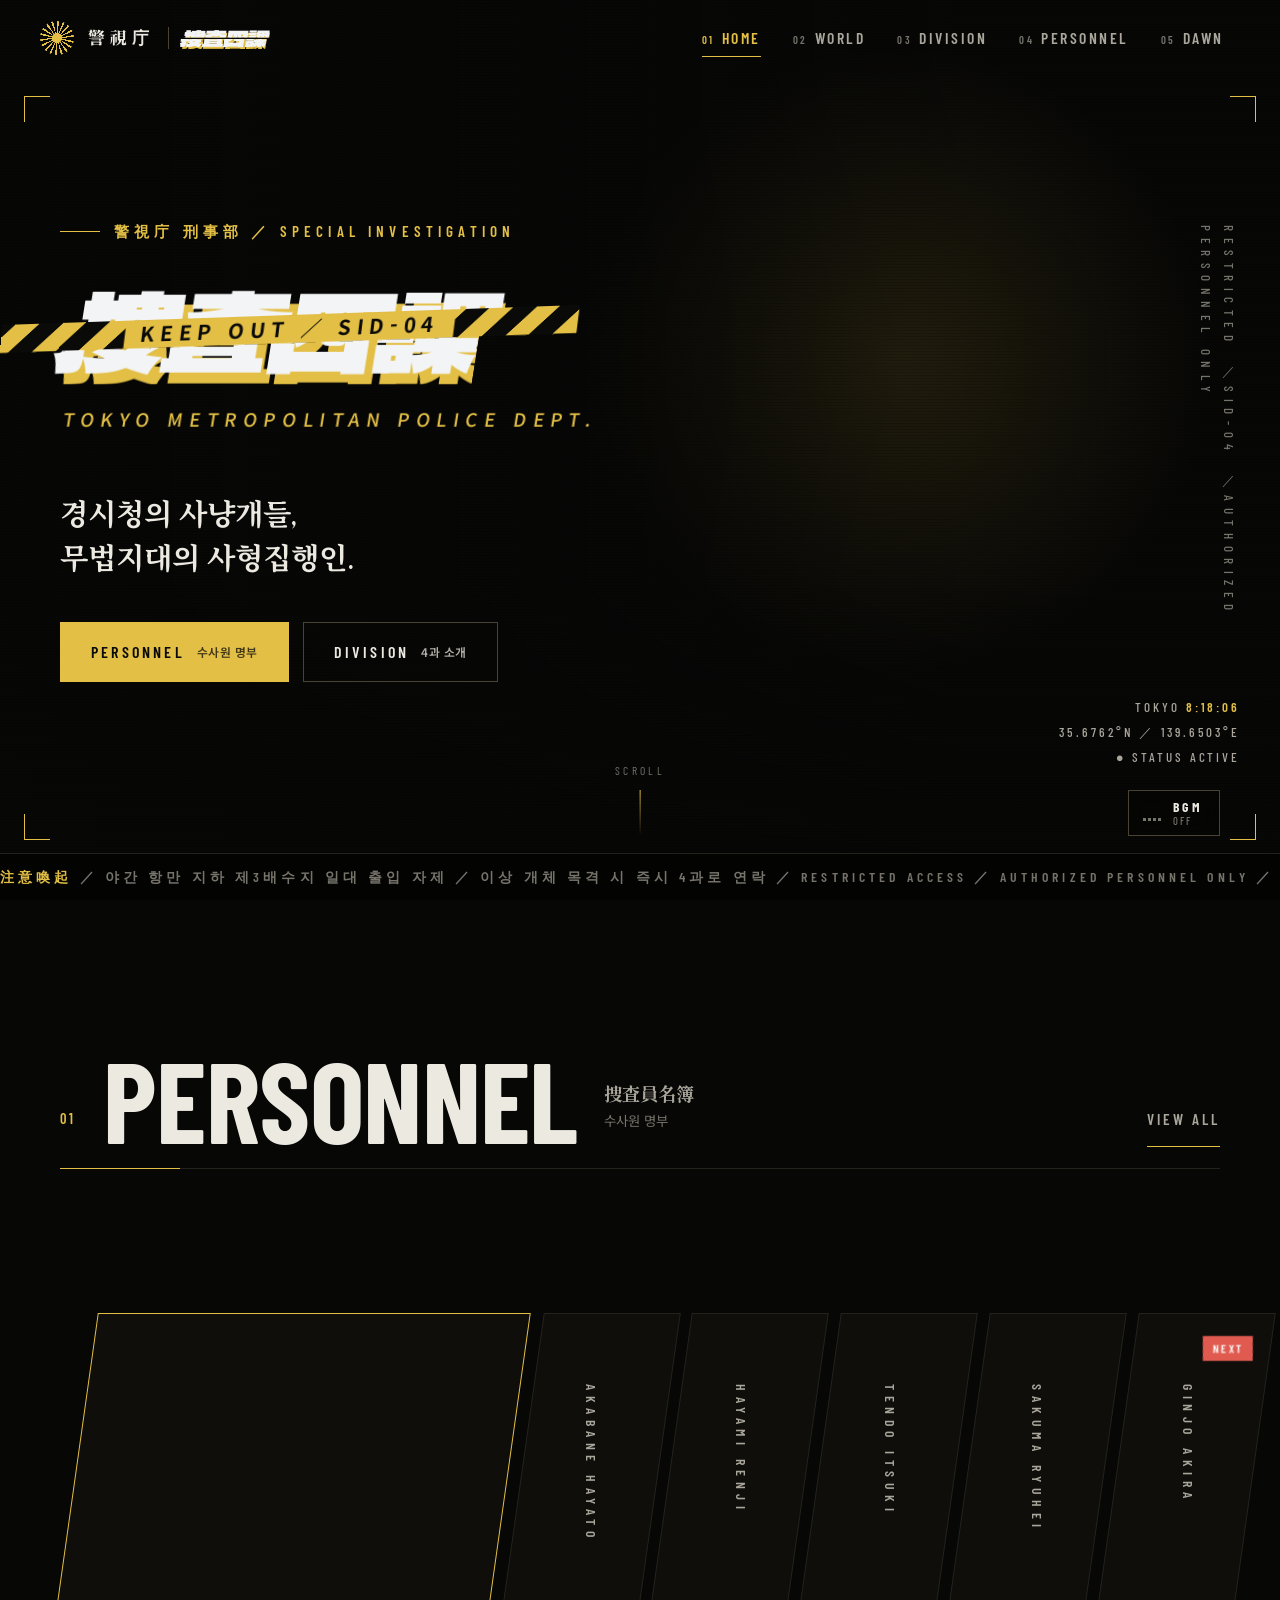
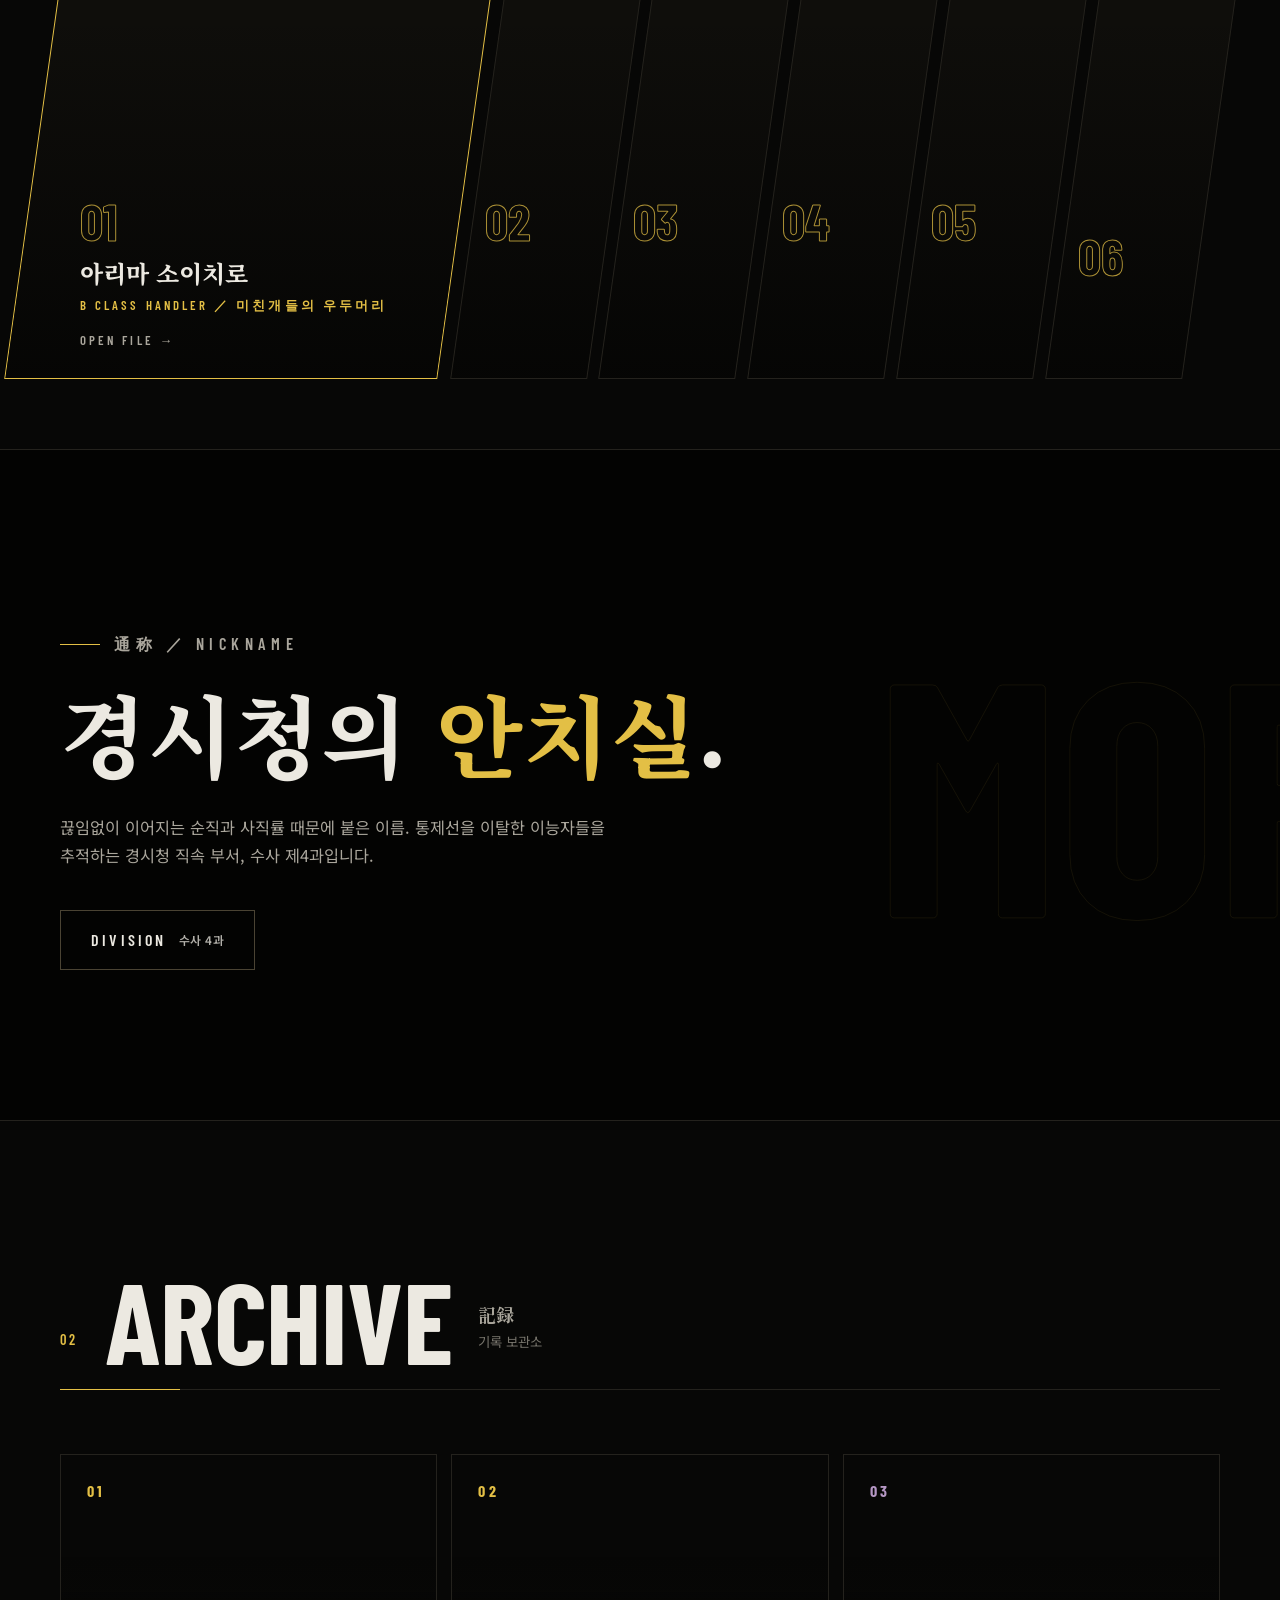
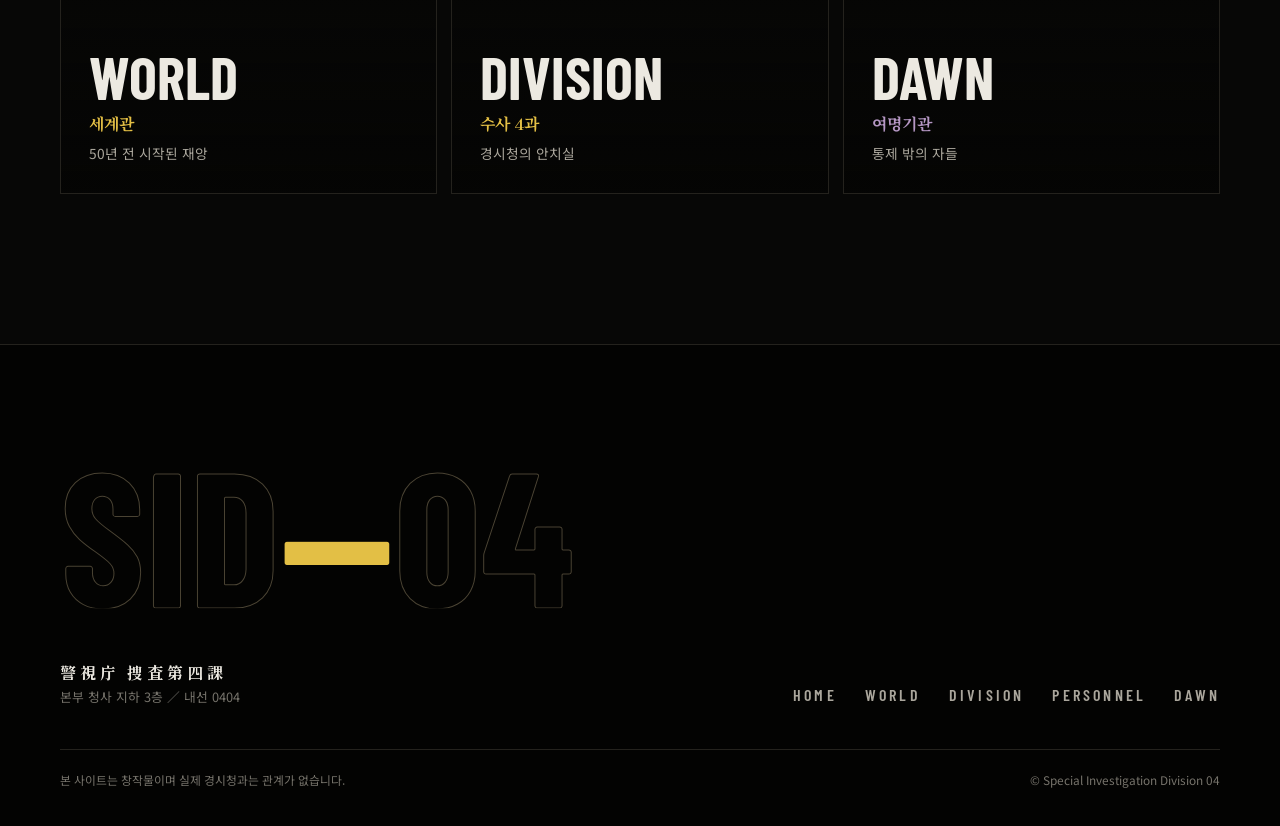
<file: index.html>
<!DOCTYPE html>
<html lang="ko">
<head>
<meta charset="UTF-8">
<meta name="viewport" content="width=device-width, initial-scale=1">
<title>警視庁 捜査第四課 ｜ 수사 4과</title>
<link rel="preconnect" href="https://fonts.googleapis.com">
<link rel="preconnect" href="https://fonts.gstatic.com" crossorigin>
<link href="https://fonts.googleapis.com/css2?family=Barlow+Condensed:wght@500;600;700&family=Dela+Gothic+One&family=Shippori+Mincho:wght@700;800&family=Noto+Serif+KR:wght@700;900&family=Noto+Sans+KR:wght@400;500;700&family=Noto+Sans+JP:wght@400;500;700&display=swap" rel="stylesheet">
<link rel="stylesheet" href="style.css?v=20261026b">
<link rel="stylesheet" href="faces.css?v=20261026b">
</head>
<body>
<div class="curtain" aria-hidden="true"><i></i><i></i><i></i><i></i><i></i><b></b></div>
<div class="dust" aria-hidden="true"></div>

<header class="gbar">
  <a class="gbrand" href="index.html" aria-label="警視庁 捜査四課 홈">
    <span class="emblem" aria-hidden="true"></span><span class="name">警視庁</span><span class="sep" aria-hidden="true"></span><div class="logo sm" role="img" aria-label="捜査四課"><div class="logo-word" aria-hidden="true"><div class="logo-half top"><span class="sh">捜査四課</span><span class="fg">捜査四課</span></div><div class="logo-half bot"><span class="sh">捜査四課</span><span class="fg">捜査四課</span></div><div class="logo-tape"><b>KEEP OUT ／ SID-04</b></div></div><div class="logo-sub" aria-hidden="true">TOKYO METROPOLITAN POLICE DEPT.</div></div>
  </a>
  <nav class="gnav" aria-label="주 메뉴"><a href="index.html" aria-current="page"><i>01</i>HOME</a><a href="world.html"><i>02</i>WORLD</a><a href="about.html"><i>03</i>DIVISION</a><a href="roster.html"><i>04</i>PERSONNEL</a><a href="dawn.html"><i>05</i>DAWN</a></nav>
  <button class="gmenu-btn" type="button" aria-expanded="false" aria-controls="gmenu" aria-label="메뉴 열기"><i></i><i></i></button>
</header>
<nav class="gmenu" id="gmenu" aria-label="모바일 메뉴"><a href="index.html" aria-current="page">HOME<small>01 ／ 홈</small></a><a href="world.html">WORLD<small>02 ／ 세계관</small></a><a href="about.html">DIVISION<small>03 ／ 수사 4과</small></a><a href="roster.html">PERSONNEL<small>04 ／ 수사원 명부</small></a><a href="dawn.html">DAWN<small>05 ／ 여명기관</small></a></nav>

<main>
  <section class="hero">
    <div class="hero-bg" aria-hidden="true"></div>
    <div class="hero-shade" aria-hidden="true"></div>
    <div class="hero-lines" aria-hidden="true"></div>
    <i class="streak" aria-hidden="true"></i><i class="streak" aria-hidden="true"></i><i class="streak" aria-hidden="true"></i>
    <i class="corner tl" aria-hidden="true"></i><i class="corner tr" aria-hidden="true"></i><i class="corner bl" aria-hidden="true"></i><i class="corner br" aria-hidden="true"></i>
    <div class="hero-in">
      <div class="wrap">
        <p class="kicker">警視庁 刑事部 ／ SPECIAL INVESTIGATION</p>
        <h1 class="sr-only">警視庁 捜査第四課</h1>
        <div class="logo" role="img" aria-label="捜査四課"><div class="logo-word" aria-hidden="true"><div class="logo-half top"><span class="sh">捜査四課</span><span class="fg">捜査四課</span></div><div class="logo-half bot"><span class="sh">捜査四課</span><span class="fg">捜査四課</span></div><div class="logo-tape"><b>KEEP OUT ／ SID-04</b></div></div><div class="logo-sub" aria-hidden="true">TOKYO METROPOLITAN POLICE DEPT.</div></div>
        <p class="lead"><span><b>경시청의 사냥개들,</b></span><span><b>무법지대의 사형집행인.</b></span></p>
        <div class="hero-cta">
          <a class="btn primary" href="roster.html">PERSONNEL <small>수사원 명부</small></a>
          <a class="btn" href="about.html">DIVISION <small>4과 소개</small></a>
        </div>
      </div>
    </div>
    <div class="hud br" aria-hidden="true">TOKYO <b data-clock>--:--:--</b><br>35.6762°N ／ 139.6503°E<br><span class="blink">●</span> STATUS ACTIVE</div>
    <div class="hud rv" aria-hidden="true">RESTRICTED ／ SID-04 ／ AUTHORIZED PERSONNEL ONLY</div>
    <div class="cue" aria-hidden="true">SCROLL<i></i></div>
    <div class="ticker" role="note"><div><span><em>注意喚起</em> ／ 야간 항만 지하 제3배수지 일대 출입 자제 ／ 이상 개체 목격 시 즉시 4과로 연락 ／ RESTRICTED ACCESS ／ AUTHORIZED PERSONNEL ONLY ／</span><span aria-hidden="true"><em>注意喚起</em> ／ 야간 항만 지하 제3배수지 일대 출입 자제 ／ 이상 개체 목격 시 즉시 4과로 연락 ／ RESTRICTED ACCESS ／ AUTHORIZED PERSONNEL ONLY ／</span><span aria-hidden="true"><em>注意喚起</em> ／ 야간 항만 지하 제3배수지 일대 출입 자제 ／ 이상 개체 목격 시 즉시 4과로 연락 ／ RESTRICTED ACCESS ／ AUTHORIZED PERSONNEL ONLY ／</span><span aria-hidden="true"><em>注意喚起</em> ／ 야간 항만 지하 제3배수지 일대 출입 자제 ／ 이상 개체 목격 시 즉시 4과로 연락 ／ RESTRICTED ACCESS ／ AUTHORIZED PERSONNEL ONLY ／</span></div></div>
  </section>

  <section class="block">
    <div class="wrap">
    <div class="shead"><span class="no">01</span><h2 class="split">PERSONNEL</h2><p class="ko"><b>捜査員名簿</b>수사원 명부</p><a class="tlink more" href="roster.html">VIEW ALL</a></div>
    </div>
  <div class="sel" data-stagger>
    <a class="on" href="arima.html" data-face="arima" style="--img:url(https://i.imgur.com/eVPmDS0.png)"><div class="img-bg"></div><div class="img"></div><div class="fade"></div><span class="vt">ARIMA SOICHIRO</span><div class="meta"><div class="num">01</div><div class="nm">아리마 소이치로</div><div class="rm">B CLASS HANDLER ／ 미친개들의 우두머리</div><span class="go">OPEN FILE →</span></div></a>
    <a href="hayato.html" data-face="hayato" style="--img:url(https://i.imgur.com/hTiQClF.png)"><div class="img-bg"></div><div class="img"></div><div class="fade"></div><span class="vt">AKABANE HAYATO</span><div class="meta"><div class="num">02</div><div class="nm">아카바네 하야토</div><div class="rm">S CLASS CHASER ／ 4과의 광견</div><span class="go">OPEN FILE →</span></div></a>
    <a href="renji.html" data-face="renji" style="--img:url(https://i.imgur.com/YAdehYs.png)"><div class="img-bg"></div><div class="img"></div><div class="fade"></div><span class="vt">HAYAMI RENJI</span><div class="meta"><div class="num">03</div><div class="nm">하야미 렌지</div><div class="rm">S CLASS CHASER ／ 4과에서 가장 가벼운 남자</div><span class="go">OPEN FILE →</span></div></a>
    <a href="itsuki.html" data-face="itsuki" style="--img:url(https://i.imgur.com/zacmJ2r.png)"><div class="img-bg"></div><div class="img"></div><div class="fade"></div><span class="vt">TENDO ITSUKI</span><div class="meta"><div class="num">04</div><div class="nm">텐도 이츠키</div><div class="rm">S CLASS HANDLER ／ 천재 정비사</div><span class="go">OPEN FILE →</span></div></a>
    <a href="sakuma.html" data-face="sakuma" style="--img:url(https://i.imgur.com/d9tq0cH.png)"><div class="img-bg"></div><div class="img"></div><div class="fade"></div><span class="vt">SAKUMA RYUHEI</span><div class="meta"><div class="num">05</div><div class="nm">사쿠마 류헤이</div><div class="rm">A CLASS CHASER ／ 4과의 유일한 상식인</div><span class="go">OPEN FILE →</span></div></a>
    <div class="sealed" tabindex="0" data-face="ginjo" style="--img:url(https://i.imgur.com/KWyclOl.png)"><div class="img-bg"></div><div class="img"></div><div class="fade"></div><span class="lock">NEXT</span><span class="vt">GINJO AKIRA</span><div class="meta"><div class="num">06</div><div class="nm">긴죠 아키라</div><div class="rm">NEXT CASE FILE ／ 銀城 彰</div></div></div>
  </div>
  </section>

  <section class="block morgue">
    <span class="bgword" aria-hidden="true">MORGUE</span>
    <div class="wrap">
      <p class="kicker" data-r="left">通称 ／ NICKNAME</p>
      <p class="big" data-r="clip" style="margin-top:26px">경시청의 <em>안치실</em>.</p>
      <p data-r style="--d:.2s">끊임없이 이어지는 순직과 사직률 때문에 붙은 이름. 통제선을 이탈한 이능자들을 추적하는 경시청 직속 부서, 수사 제4과입니다.</p>
      <div data-r style="--d:.35s;margin-top:40px"><a class="btn" href="about.html">DIVISION <small>수사 4과</small></a></div>
    </div>
  </section>

  <section class="block">
    <div class="wrap">
    <div class="shead"><span class="no">02</span><h2 class="split">ARCHIVE</h2><p class="ko"><b>記録</b>기록 보관소</p></div>
      <div class="arch" data-stagger>
        <a href="world.html" style="--img:url(https://i.imgur.com/Z6pr9WS.png)"><span>01</span><b>WORLD</b><i>세계관</i><em>50년 전 시작된 재앙</em></a>
        <a href="about.html" style="--img:url(https://i.imgur.com/igZJerZ.png)"><span>02</span><b>DIVISION</b><i>수사 4과</i><em>경시청의 안치실</em></a>
        <a href="dawn.html" class="purple" style="--img:url(https://i.imgur.com/x28cMNs.png)"><span>03</span><b>DAWN</b><i>여명기관</i><em>통제 밖의 자들</em></a>
      </div>
    </div>
  </section>

</main>

<footer>
  <div class="wrap">
    <div class="fbig" aria-hidden="true" data-r>SID<span>—</span>04</div>
    <div class="frow">
      <div class="fmeta"><b>警視庁 捜査第四課</b>본부 청사 지하 3층 ／ 내선 0404</div>
      <nav class="flinks" aria-label="하단 메뉴"><a href="index.html">HOME</a><a href="world.html">WORLD</a><a href="about.html">DIVISION</a><a href="roster.html">PERSONNEL</a><a href="dawn.html">DAWN</a></nav>
    </div>
    <div class="fnote"><span>본 사이트는 창작물이며 실제 경시청과는 관계가 없습니다.</span><span>© Special Investigation Division 04</span></div>
  </div>
</footer>

<script src="script.js?v=20261026b"></script>
</body>
</html>
</file>
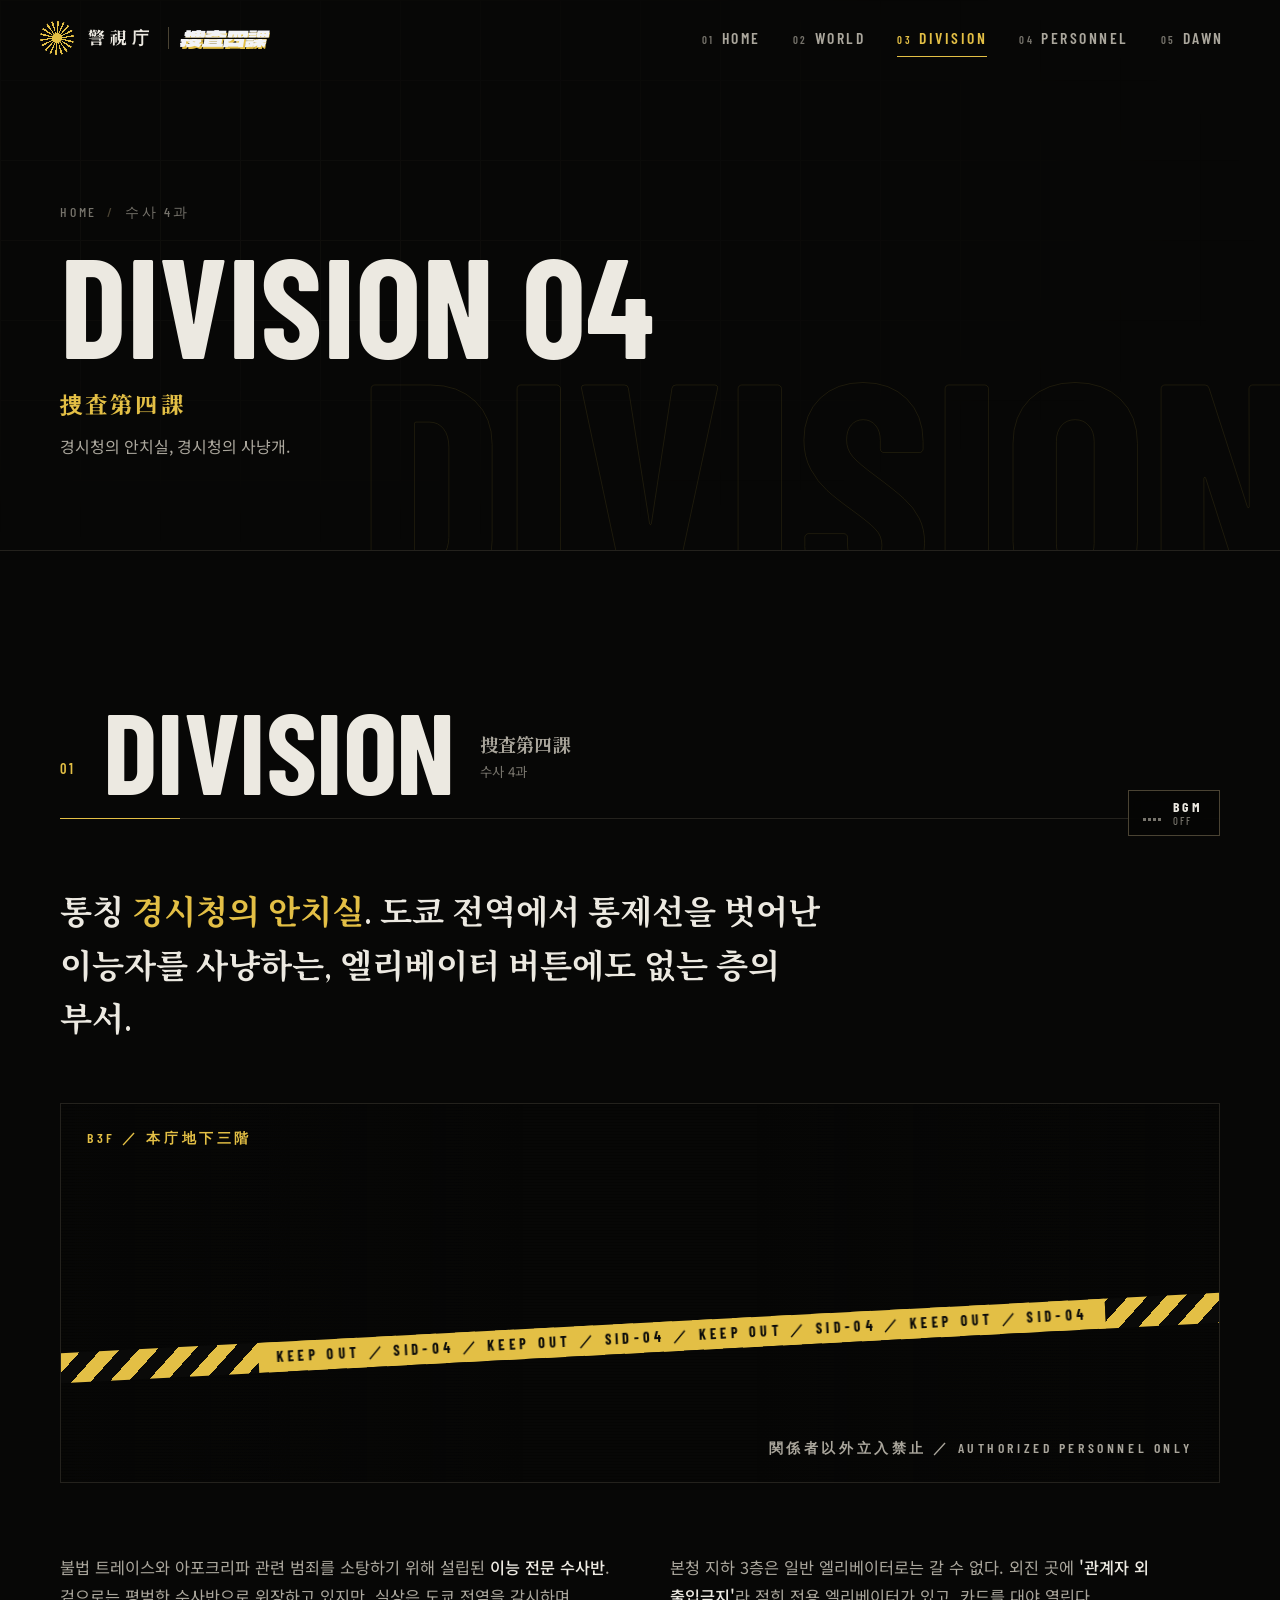
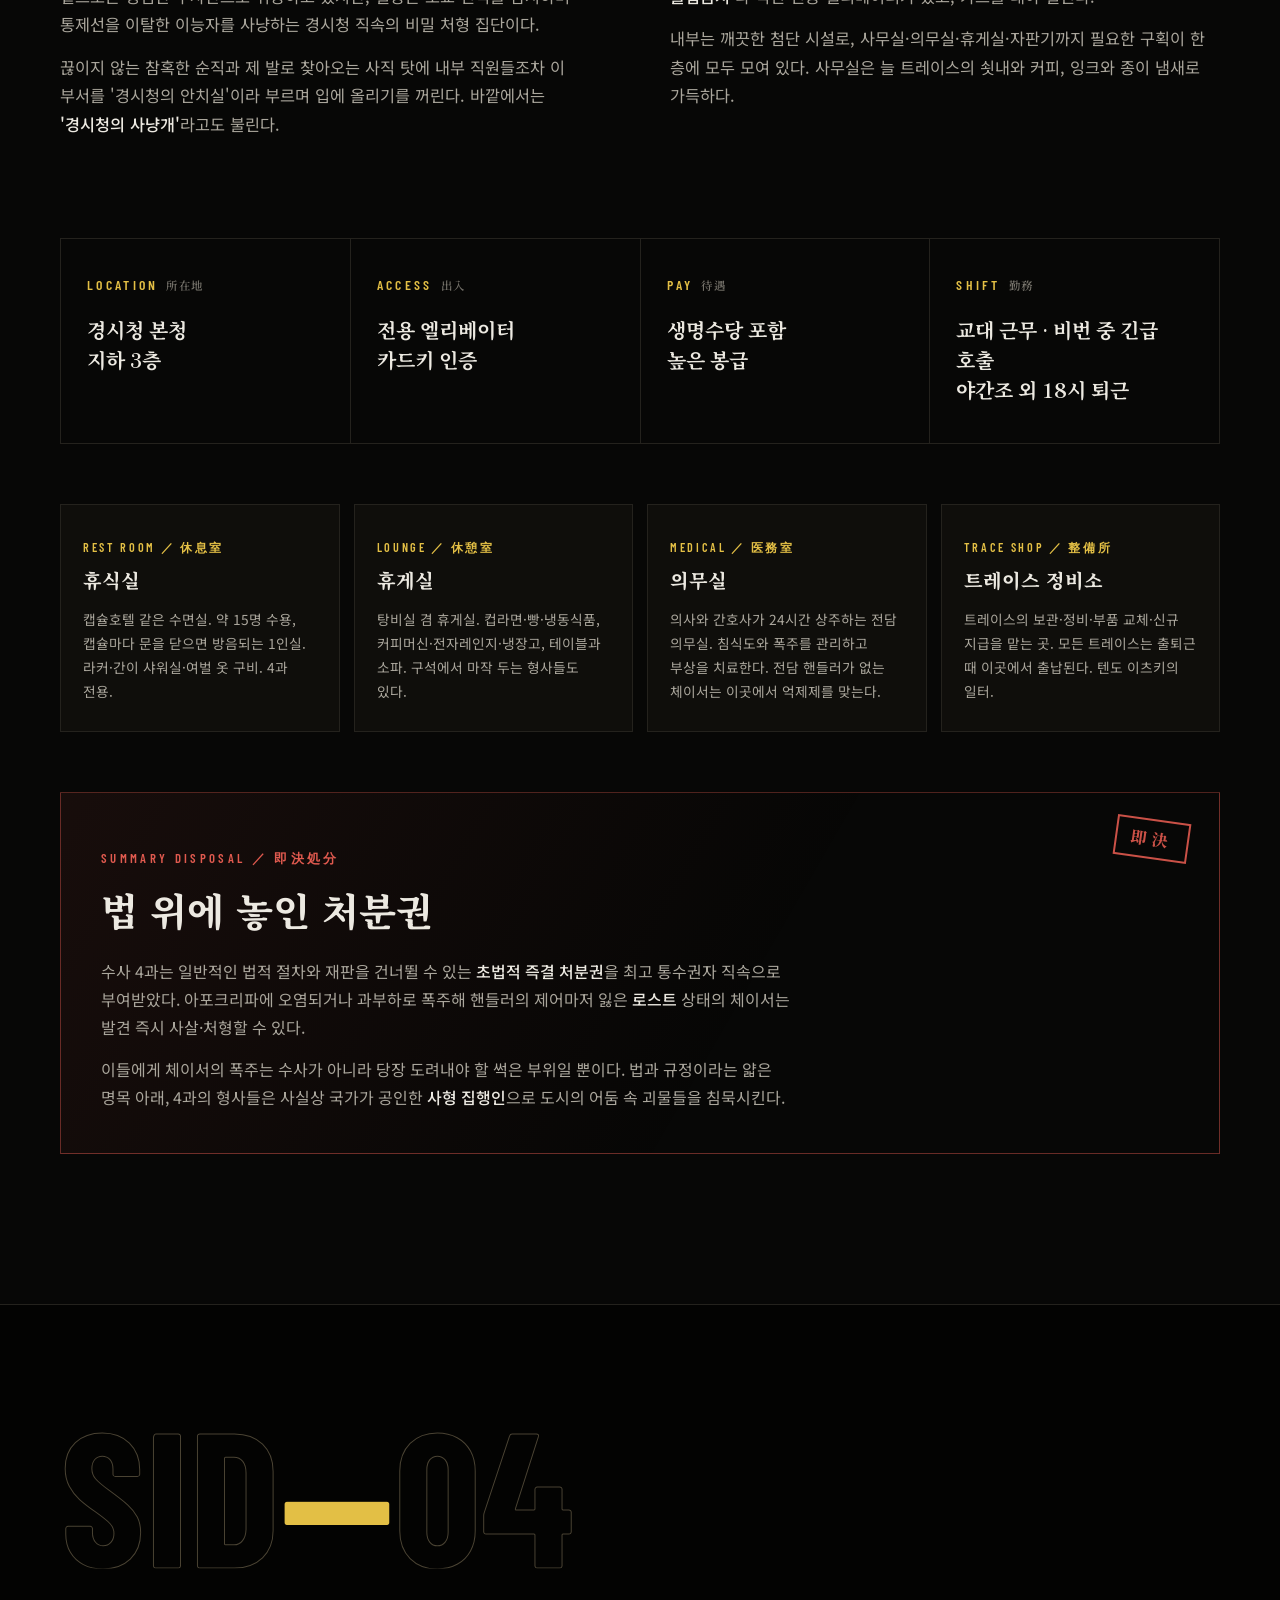
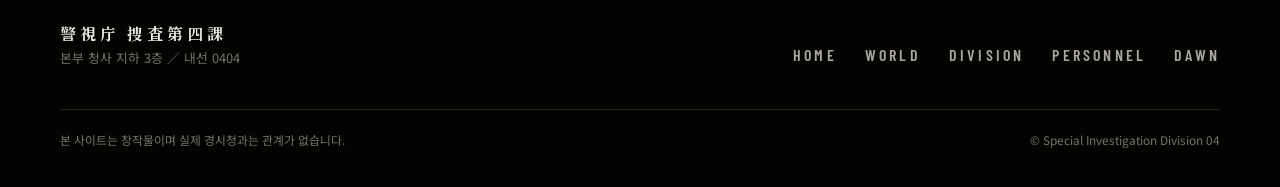
<file: about.html>
<!DOCTYPE html>
<html lang="ko">
<head>
<meta charset="UTF-8">
<meta name="viewport" content="width=device-width, initial-scale=1">
<title>DIVISION 04 ｜ 수사 4과</title>
<link rel="preconnect" href="https://fonts.googleapis.com">
<link rel="preconnect" href="https://fonts.gstatic.com" crossorigin>
<link href="https://fonts.googleapis.com/css2?family=Barlow+Condensed:wght@500;600;700&family=Dela+Gothic+One&family=Shippori+Mincho:wght@700;800&family=Noto+Serif+KR:wght@700;900&family=Noto+Sans+KR:wght@400;500;700&family=Noto+Sans+JP:wght@400;500;700&display=swap" rel="stylesheet">
<link rel="stylesheet" href="style.css?v=20261026b">
<link rel="stylesheet" href="faces.css?v=20261026b">
</head>
<body>
<div class="curtain" aria-hidden="true"><i></i><i></i><i></i><i></i><i></i><b></b></div>
<div class="dust" aria-hidden="true"></div>

<header class="gbar">
  <a class="gbrand" href="index.html" aria-label="警視庁 捜査四課 홈">
    <span class="emblem" aria-hidden="true"></span><span class="name">警視庁</span><span class="sep" aria-hidden="true"></span><div class="logo sm" role="img" aria-label="捜査四課"><div class="logo-word" aria-hidden="true"><div class="logo-half top"><span class="sh">捜査四課</span><span class="fg">捜査四課</span></div><div class="logo-half bot"><span class="sh">捜査四課</span><span class="fg">捜査四課</span></div><div class="logo-tape"><b>KEEP OUT ／ SID-04</b></div></div><div class="logo-sub" aria-hidden="true">TOKYO METROPOLITAN POLICE DEPT.</div></div>
  </a>
  <nav class="gnav" aria-label="주 메뉴"><a href="index.html"><i>01</i>HOME</a><a href="world.html"><i>02</i>WORLD</a><a href="about.html" aria-current="page"><i>03</i>DIVISION</a><a href="roster.html"><i>04</i>PERSONNEL</a><a href="dawn.html"><i>05</i>DAWN</a></nav>
  <button class="gmenu-btn" type="button" aria-expanded="false" aria-controls="gmenu" aria-label="메뉴 열기"><i></i><i></i></button>
</header>
<nav class="gmenu" id="gmenu" aria-label="모바일 메뉴"><a href="index.html">HOME<small>01 ／ 홈</small></a><a href="world.html">WORLD<small>02 ／ 세계관</small></a><a href="about.html" aria-current="page">DIVISION<small>03 ／ 수사 4과</small></a><a href="roster.html">PERSONNEL<small>04 ／ 수사원 명부</small></a><a href="dawn.html">DAWN<small>05 ／ 여명기관</small></a></nav>

<main>
  <section class="phead">
    <div class="grid" aria-hidden="true"></div>
    <span class="bgword" aria-hidden="true">DIVISION</span>
    <div class="wrap">
      <div class="crumb"><a href="index.html">HOME</a><i>/</i>수사 4과</div>
      <h1 class="split">DIVISION 04</h1>
      <p class="ja">捜査第四課</p>
      <p class="desc">경시청의 안치실, 경시청의 사냥개.</p>
    </div>
  </section>
  <section class="block wsec" id="division">
    <div class="wrap">
      <div class="shead"><span class="no">01</span><h2 class="split">DIVISION</h2><p class="ko"><b>捜査第四課</b>수사 4과</p></div>
      <p class="wlead" data-r>통칭 <em>경시청의 안치실</em>. 도쿄 전역에서 통제선을 벗어난 이능자를 사냥하는, 엘리베이터 버튼에도 없는 층의 부서.</p>
      <div class="band" data-r="clip">
        <div class="band-img" style="background-image:url(https://i.imgur.com/igZJerZ.png)"></div>
        <span class="band-l">B3F ／ 本庁地下三階</span>
        <span class="band-r">関係者以外立入禁止 ／ AUTHORIZED PERSONNEL ONLY</span>
        <span class="band-tape" aria-hidden="true"><b>KEEP OUT ／ SID-04 ／ KEEP OUT ／ SID-04 ／ KEEP OUT ／ SID-04 ／ KEEP OUT ／ SID-04</b></span>
      </div>
      <div class="cols">
        <div data-r style="--d:.1s"><p class="wtext">불법 트레이스와 아포크리파 관련 범죄를 소탕하기 위해 설립된 <strong>이능 전문 수사반</strong>. 겉으로는 평범한 수사반으로 위장하고 있지만, 실상은 도쿄 전역을 감시하며 통제선을 이탈한 이능자를 사냥하는 경시청 직속의 비밀 처형 집단이다.</p>
        <p class="wtext">끊이지 않는 참혹한 순직과 제 발로 찾아오는 사직 탓에 내부 직원들조차 이 부서를 '경시청의 안치실'이라 부르며 입에 올리기를 꺼린다. 바깥에서는 <strong>'경시청의 사냥개'</strong>라고도 불린다.</p></div>
        <div data-r style="--d:.2s"><p class="wtext">본청 지하 3층은 일반 엘리베이터로는 갈 수 없다. 외진 곳에 <strong>'관계자 외 출입금지'</strong>라 적힌 전용 엘리베이터가 있고, 카드를 대야 열린다.</p>
        <p class="wtext">내부는 깨끗한 첨단 시설로, 사무실·의무실·휴게실·자판기까지 필요한 구획이 한 층에 모두 모여 있다. 사무실은 늘 트레이스의 쇳내와 커피, 잉크와 종이 냄새로 가득하다.</p></div>
      </div>
      <dl class="tiles">
        <div><dt>LOCATION<small>所在地</small></dt><dd>경시청 본청<br>지하 3층</dd></div>
        <div><dt>ACCESS<small>出入</small></dt><dd>전용 엘리베이터<br>카드키 인증</dd></div>
        <div><dt>PAY<small>待遇</small></dt><dd>생명수당 포함<br>높은 봉급</dd></div>
        <div><dt>SHIFT<small>勤務</small></dt><dd>교대 근무 · 비번 중 긴급 호출<br>야간조 외 18시 퇴근</dd></div>
      </dl>
      <div class="fac" data-stagger>
        <div><small>REST ROOM ／ 休息室</small><h4>휴식실</h4><p>캡슐호텔 같은 수면실. 약 15명 수용, 캡슐마다 문을 닫으면 방음되는 1인실. 라커·간이 샤워실·여벌 옷 구비. 4과 전용.</p></div>
        <div><small>LOUNGE ／ 休憩室</small><h4>휴게실</h4><p>탕비실 겸 휴게실. 컵라면·빵·냉동식품, 커피머신·전자레인지·냉장고, 테이블과 소파. 구석에서 마작 두는 형사들도 있다.</p></div>
        <div><small>MEDICAL ／ 医務室</small><h4>의무실</h4><p>의사와 간호사가 24시간 상주하는 전담 의무실. 침식도와 폭주를 관리하고 부상을 치료한다. 전담 핸들러가 없는 체이서는 이곳에서 억제제를 맞는다.</p></div>
        <div><small>TRACE SHOP ／ 整備所</small><h4>트레이스 정비소</h4><p>트레이스의 보관·정비·부품 교체·신규 지급을 맡는 곳. 모든 트레이스는 출퇴근 때 이곳에서 출납된다. 텐도 이츠키의 일터.</p></div>
      </div>
      <div class="verdict" data-r>
        <span class="stamp" aria-hidden="true">即決</span>
        <p class="en">SUMMARY DISPOSAL ／ 即決処分</p>
        <h3>법 위에 놓인 처분권</h3>
        <p>수사 4과는 일반적인 법적 절차와 재판을 건너뛸 수 있는 <strong>초법적 즉결 처분권</strong>을 최고 통수권자 직속으로 부여받았다. 아포크리파에 오염되거나 과부하로 폭주해 핸들러의 제어마저 잃은 <strong>로스트</strong> 상태의 체이서는 발견 즉시 사살·처형할 수 있다.</p>
        <p>이들에게 체이서의 폭주는 수사가 아니라 당장 도려내야 할 썩은 부위일 뿐이다. 법과 규정이라는 얇은 명목 아래, 4과의 형사들은 사실상 국가가 공인한 <strong>사형 집행인</strong>으로 도시의 어둠 속 괴물들을 침묵시킨다.</p>
      </div>
    </div>
  </section>

</main>

<footer>
  <div class="wrap">
    <div class="fbig" aria-hidden="true" data-r>SID<span>—</span>04</div>
    <div class="frow">
      <div class="fmeta"><b>警視庁 捜査第四課</b>본부 청사 지하 3층 ／ 내선 0404</div>
      <nav class="flinks" aria-label="하단 메뉴"><a href="index.html">HOME</a><a href="world.html">WORLD</a><a href="about.html">DIVISION</a><a href="roster.html">PERSONNEL</a><a href="dawn.html">DAWN</a></nav>
    </div>
    <div class="fnote"><span>본 사이트는 창작물이며 실제 경시청과는 관계가 없습니다.</span><span>© Special Investigation Division 04</span></div>
  </div>
</footer>

<script src="script.js?v=20261026b"></script>
</body>
</html>
</file>
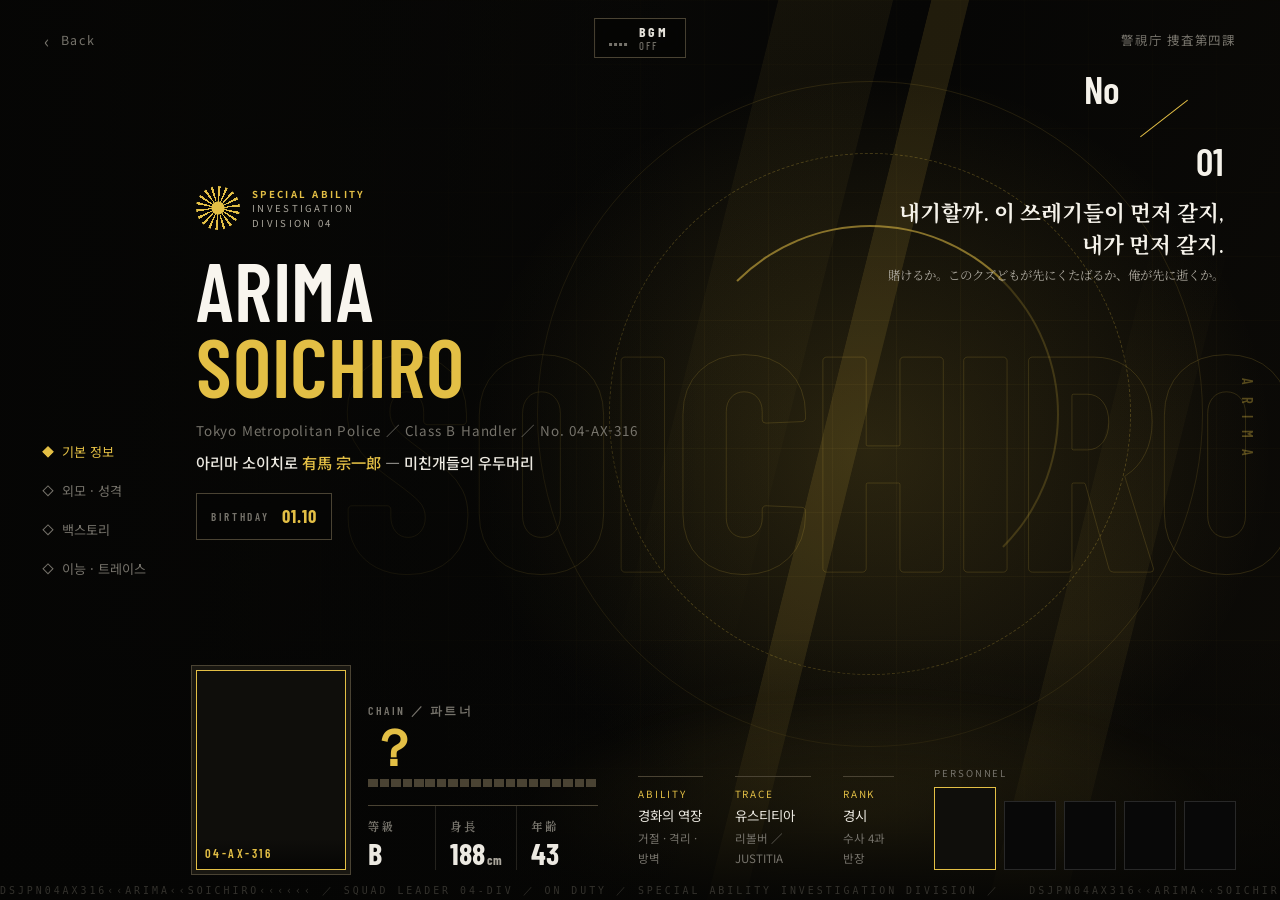
<file: arima.html>
<!DOCTYPE html>
<html lang="ko">
<head>
<meta charset="UTF-8">
<meta name="viewport" content="width=device-width, initial-scale=1">
<title>有馬 宗一郎 ｜ PERSONNEL ｜ 수사 4과</title>
<link rel="preconnect" href="https://fonts.googleapis.com">
<link rel="preconnect" href="https://fonts.gstatic.com" crossorigin>
<link href="https://fonts.googleapis.com/css2?family=Barlow+Condensed:wght@500;600;700&family=Dela+Gothic+One&family=Shippori+Mincho:wght@700;800&family=Noto+Serif+KR:wght@700;900&family=Noto+Sans+KR:wght@400;500;700&family=Noto+Sans+JP:wght@400;500;700&display=swap" rel="stylesheet">
<link rel="stylesheet" href="style.css?v=20261026b">
<link rel="stylesheet" href="faces.css?v=20261026b">
</head>
<body class="stage-page">
<div class="curtain" aria-hidden="true"><i></i><i></i><i></i><i></i><i></i><b></b></div>
<main class="stage cut" style="--img:url(https://i.imgur.com/eVPmDS0.png)">
  <div class="st-bg" aria-hidden="true"></div>
  <div class="st-deco" aria-hidden="true"><span class="st-word">SOICHIRO</span><span class="st-word2">ARIMA</span><i class="st-slab s1"></i><i class="st-slab s2"></i><i class="st-slab s3"></i><i class="st-ring r1"></i><i class="st-ring r2"></i><i class="st-ring r3"></i><i class="st-glow"></i></div>
  <div class="st-img st-cut" role="img" aria-label="아리마 소이치로 반신 일러스트" style="--cut:url(https://i.imgur.com/kFA6JbE.png)"></div>
  <div class="st-shade" aria-hidden="true"></div>
  <i class="st-streak" aria-hidden="true"></i><i class="st-streak" aria-hidden="true"></i><i class="st-streak" aria-hidden="true"></i>
  <div class="st-dust" aria-hidden="true"><i style="left:0%;animation-duration:9s;animation-delay:0.0s"></i><i style="left:53%;animation-duration:16s;animation-delay:1.7s"></i><i style="left:6%;animation-duration:14s;animation-delay:3.4s"></i><i style="left:59%;animation-duration:12s;animation-delay:5.1s"></i><i style="left:12%;animation-duration:10s;animation-delay:6.8s"></i><i style="left:65%;animation-duration:17s;animation-delay:8.5s"></i><i style="left:18%;animation-duration:15s;animation-delay:1.2s"></i><i style="left:71%;animation-duration:13s;animation-delay:2.9s"></i><i style="left:24%;animation-duration:11s;animation-delay:4.6s"></i><i style="left:77%;animation-duration:9s;animation-delay:6.3s"></i><i style="left:30%;animation-duration:16s;animation-delay:8.0s"></i><i style="left:83%;animation-duration:14s;animation-delay:0.7s"></i><i style="left:36%;animation-duration:12s;animation-delay:2.4s"></i><i style="left:89%;animation-duration:10s;animation-delay:4.1s"></i><i style="left:42%;animation-duration:17s;animation-delay:5.8s"></i><i style="left:95%;animation-duration:15s;animation-delay:7.5s"></i><i style="left:48%;animation-duration:13s;animation-delay:0.2s"></i><i style="left:1%;animation-duration:11s;animation-delay:1.9s"></i></div>

  <div class="st-top">
    <a class="st-back" href="roster.html"><i>‹</i>Back</a>
    <a href="index.html">警視庁 捜査第四課</a>
  </div>
  <div class="st-no" aria-hidden="true"><span>No</span><b>01</b></div>
  <div class="st-quote"><p>내기할까. 이 쓰레기들이 먼저 갈지, 내가 먼저 갈지.</p><small>賭けるか。このクズどもが先にくたばるか、俺が先に逝くか。</small></div>

  <div class="st-view" id="st-view" role="tabpanel" aria-labelledby="t-info">
    <div class="st-org"><div class="emblem" aria-hidden="true"></div><div><b>SPECIAL ABILITY</b>INVESTIGATION<br>DIVISION 04</div></div>
    <h1 class="st-name"><span>ARIMA</span><span>SOICHIRO</span></h1>
    <p class="st-en">Tokyo Metropolitan Police ／ Class B Handler ／ No. 04-AX-316</p>
    <p class="st-ko">아리마 소이치로 <em>有馬 宗一郎</em> ― 미친개들의 우두머리</p>
    <p class="st-bday"><span>BIRTHDAY</span><b>01.10</b></p>
  </div>

  <ul class="st-menu" role="tablist" aria-label="캐릭터 정보">
    <li><button type="button" role="tab" id="t-info" aria-controls="st-view" aria-selected="true" data-tab="info">기본 정보</button></li>
    <li><button type="button" role="tab" id="t-look" aria-controls="p-look" aria-selected="false" data-tab="look">외모 · 성격</button></li>
    <li><button type="button" role="tab" id="t-story" aria-controls="p-story" aria-selected="false" data-tab="story">백스토리</button></li>
    <li><button type="button" role="tab" id="t-ability" aria-controls="p-ability" aria-selected="false" data-tab="ability">이능 · 트레이스</button></li>
  </ul>

    <section class="st-panel bare" id="p-look" role="tabpanel" aria-labelledby="t-look" hidden>
      <h2>외모 · 성격<small>APPEARANCE ／ PERSONALITY</small></h2>
      <h3>外見 ／ 외모</h3>
      <p>188cm의 장신에 큰 체격. 끝까지 잠근 셔츠에 넥타이, 주름이 적은 짙은 색의 단정한 정장재킷과 바지, 갈색-감색 계열의 롱코트 착용. 왼손 손목에 검은색 메탈 시계. 보기에도 노련한 형사의 이미지. 코트 안에는 홀스터가 들어있다. 다부진 근육질 체형이며, 대부분 인상을 쓰고있어 성격이 나빠보이는 편. 며칠 밤을 새운 듯 짙게 내려앉은 다크서클존재. 코트는 입는 것 세 벌 정도가 고정되어있으며 그 안에서 로테이션 되는 편. 깔끔한 로퍼를 신는다. 허리춤엔 항상 무전기. 코트 안주머니엔 항상 담배(말보로 레드)와 오일라이터. 왼쪽 눈 밑에 점.</p>
      <p>건강한 피부. 왼쪽에서 가르마를 탄 정돈된 갈색의 반깐머리. 앞머리의 길이는 다소 눈을 덮을 듯 말 듯 하다. 적당한 곱슬기를 가진 숏컷이며, 턱수염이 짧게 나있다. 반 쯤 감긴 나른한 눈이나 인상이 나쁜 편. 짙은 푸른색 눈동자. 역시 대체로 인상을 쓰고 있다. 보이지 않는 몸통 쪽에 흉터가 많다. 사복은 댄디한 니트스타일.</p>
      <dl class="modes"><div><dt>体香 ／ 체향</dt><dd>화약과 짙은 담배냄새</dd></div></dl>
      <p>오래 현장에서 구른 베테랑의 느낌이 강하다. 어딘가 형사보다는 야쿠자같은 인상, 크고 두꺼운 체형. 허리도 근육탓에 꽤 두껍다. 매사 진지하며 수사4과의 반장인만큼 항상 날이 서있는 태도. 그럼에도 불구하고 속정은 많아 짜증을 있는대로 내면서도 부하들을 은근히 챙긴다.</p>
      <h3>性格 ／ 성격</h3>
      <p>매일같이 터지는 체이서들의 사고, 윗선의 압박, 삭감되는 예산 사이에서 고통받는 직장인. 겉으로는 늙은 낙오자처럼 굴고 부하들에게 욕설 섞인 호통을 치지만, 사실 4과의 '시한폭탄'들(아카바네, 하야미, 사쿠마 등)을 본청의 갈굼으로부터 온몸으로 막아주고 있는 유일한 방패이자 책임자.</p>
      <p>그럼에도 불구하고 오랫동안 이 바닥의 생리를 겪어왔기에 닳아빠진 구석이 있다. 이런 처우가 나아질거란 생각은 안하지만, 최소한의 선은 유지하려고 해준다. 생각보다 유도리 있지만 성격이 나빠서 티가 잘 안난다. 친해지면 능글맞은 장난을 치기도. 위장영양제를 달고산다.</p>
    </section>
    <section class="st-panel bare" id="p-story" role="tabpanel" aria-labelledby="t-story" hidden>
      <h2>백스토리<small>BACKSTORY</small></h2>
      <div class="quote"><p class="ja">「おい、新入り。」</p><p class="ko">어이, 신삥.</p></div>
      <p>무전기를 허리띠에 대충 눌러 꽂으며 내뱉은 목소리는 굵고 낮았고, 간사이 억양이 어미마다 묻어 있었다. 연기가 두 사람 사이에 얇은 선을 그리며 천장 쪽으로 올라갔다.</p>
      <div class="quote"><p class="ja">「ここを判子押すだけの楽な部署やと思て来たんなら、今のうちに辞表書いとき。ここは本庁が持て余した連中の面倒を、夜通し見る場所やで。」</p><p class="ko">여가 도장이나 찍는 편한 부서인 줄 알고 왔으면, 지금 사표 써 놔라. 여는 본청이 감당 못 해가 내다 버린 놈들 뒤치다꺼리를 밤새도록 하는 데다.</p></div>
      <p>재떨이 가장자리에 담배를 툭툭 털었다. 재가 유리 위로 떨어졌다. 말은 거칠게 나갔는데 손은 그 사이에 서류봉투의 접힌 모서리를 반듯하게 펴 놓고 있었다. 저도 모르게 한 행동이라 이내 손을 거두고 의자 팔걸이를 쥐었다. 운도 지지리 없네, 이 새끼. 괜히 겁주는 것 같기도 하고, 이쯤은 말해 둬야 나중에 덜 다치기도 하고.</p>
      <div class="quote"><p class="ja">「ワシは有馬宗一郎。４課の班長や。先に言うとくけどな、ここで身ぃ守ってくれるんは、その立派な辞令やない。無理せんと、ヤバなったら早めにワシに言うこっちゃ。」</p><p class="ko">내는 아리마 소이치로다. 4과 반장이고. 미리 말해 둘 게, 여서 몸 지키 주는 건 그 잘난 임명장이 아이다. 무리하지 말고, 위험하다 싶으면 일찌감치 내한테 말해라.</p></div>
      <p>말끝에 헛기침이 섞였다. 방금 한 말이 너무 다정하게 들렸는지 인상을 한껏 구기고는 서랍 쪽으로 턱짓을 했다. 경시청 놈들이 하는 일이 다 그렇지, 뭐. 위장 쪽이 또 신호를 보내오고 있었다.</p>
      <div class="quote"><p class="ja">「……ああ、それと。その引き出しの三段目に胃薬入っとるから、取ってくれへんか。ワシ、さっきから胃がしくしく痛んでしゃあないねん。」</p><p class="ko">……아, 그라고. 그 서랍 셋째 칸에 위장약 있으니까 좀 꺼내 주라. 내 아까부터 속이 쓰려가 죽겠다.</p></div>
    </section>
    <section class="st-panel bare" id="p-ability" role="tabpanel" aria-labelledby="t-ability" hidden>
      <h2>이능 · 트레이스<small>ABILITY ／ TRACE</small></h2>
      <h3>能力 ／ 이능</h3>
      <p class="big">경화의 역장 <span>B급</span></p>
      <p>외부의 모든 이능과 침식을 강제로 '거절'하는 방벽을 전개한다. 물리적 타격은 물론 외부 오염조차 범접할 수 없도록, 공간 자체를 완벽하게 격리해 버리는 무결점의 벙커.</p>
      <h3>武装 ／ 트레이스</h3>
      <p class="big">유스티티아 <span>JUSTITIA ／ 권총</span></p>
      <p>약 20년 전 지급받았으며 리볼버 형태. 다소 올드하다.</p>
      <p>이능은 공격력이 전무하여, 그 약점을 완벽히 보완하는 유일한 물리적 수단. 방벽을 전개한 상태에서 사격할 경우, 공간을 단절시키는 장막의 정밀도를 탄환 끝에 고밀도로 압축시킬 수 있다. 이렇게 발사된 탄환은 적의 물리적 장갑이나 침식 장막을 아무런 반동과 저항 없이 깨끗하게 꿰뚫어 버리는 절대 관통 속성을 갖는다.</p>
      <dl class="modes"><div><dt>近接 ／ 근접전</dt><dd>공격을 몸 바로 앞 밀리미터 단위의 '절대 방벽'으로 도탄시킨 뒤, 충격으로 튕겨 나간 적의 틈새로 침착하게 파고든다. 약점에 유스티티아의 총구를 밀착시켜 장막의 결을 탄환에 실어 쏘는 영거리 사격으로 적의 내부 핵을 파괴.</dd></div><div><dt>遠距離 ／ 원거리전</dt><dd>권총이라는 무기의 한계상 중·원거리에서 자신과 아군의 전방에 거대한 방벽을 펼쳐 적의 탄막과 침식 공격을 완벽히 무효화하며 거리를 통제한다.</dd></div></dl>
    </section>

  <div class="st-hud">
    <div class="st-card">
      <div class="st-id" data-face="arima" style="background-image:url(https://i.imgur.com/agVr4YO.png)" role="img" aria-label="아리마 소이치로 신분증 사진"><span>04-AX-316</span></div>
      <div class="st-data">
        <div class="ero"><small>CHAIN ／ 파트너</small><b>？</b><div class="ebar off"><i></i></div></div>
        <dl>
          <div><dt>等級</dt><dd>B</dd></div>
          <div><dt>身長</dt><dd>188<small>cm</small></dd></div>
          <div><dt>年齢</dt><dd>43</dd></div>
        </dl>
      </div>
    </div>
    <div class="st-info">
      <div><small>ABILITY</small><p>경화의 역장</p><span>거절 · 격리 · 방벽</span></div>
      <div><small>TRACE</small><p>유스티티아</p><span>리볼버 ／ JUSTITIA</span></div>
      <div><small>RANK</small><p>경시</p><span>수사 4과 반장</span></div>
    </div>
    <div>
      <small class="st-others-label">PERSONNEL</small>
      <div class="st-others">
        <a class="cur" href="arima.html" data-face="arima" aria-label="아리마 소이치로 (현재)" style="background-image:url(https://i.imgur.com/agVr4YO.png)"></a>
        <a href="hayato.html" data-face="hayato" aria-label="아카바네 하야토" style="background-image:url(https://i.imgur.com/ChLbR9o.png)"></a>
        <a href="renji.html" data-face="renji" aria-label="하야미 렌지" style="background-image:url(https://i.imgur.com/8L87IQa.png)"></a>
        <a href="itsuki.html" data-face="itsuki" aria-label="텐도 이츠키" style="background-image:url(https://i.imgur.com/JcWxi3h.png)"></a>
        <a href="sakuma.html" data-face="sakuma" aria-label="사쿠마 류헤이" style="background-image:url(https://i.imgur.com/YbM63P8.png)"></a>
      </div>
    </div>
  </div>
  <div class="st-mrz" aria-hidden="true"><div><span>DSJPN04AX316‹‹ARIMA‹‹SOICHIRO‹‹‹‹‹‹ ／ SQUAD LEADER 04-DIV ／ ON DUTY ／ SPECIAL ABILITY INVESTIGATION DIVISION ／</span><span>DSJPN04AX316‹‹ARIMA‹‹SOICHIRO‹‹‹‹‹‹ ／ SQUAD LEADER 04-DIV ／ ON DUTY ／ SPECIAL ABILITY INVESTIGATION DIVISION ／</span><span>DSJPN04AX316‹‹ARIMA‹‹SOICHIRO‹‹‹‹‹‹ ／ SQUAD LEADER 04-DIV ／ ON DUTY ／ SPECIAL ABILITY INVESTIGATION DIVISION ／</span><span>DSJPN04AX316‹‹ARIMA‹‹SOICHIRO‹‹‹‹‹‹ ／ SQUAD LEADER 04-DIV ／ ON DUTY ／ SPECIAL ABILITY INVESTIGATION DIVISION ／</span></div></div>
</main>

<script>
(function () {
  var tabs = document.querySelectorAll('[data-tab]');
  var stage = document.querySelector('.stage');
  function show(key) {
    tabs.forEach(function (t) { t.setAttribute('aria-selected', String(t.dataset.tab === key)); });
    document.getElementById('st-view').hidden = key !== 'info';
    document.querySelectorAll('.st-panel').forEach(function (p) {
      p.hidden = p.id !== 'p-' + key;
      if (!p.hidden) p.scrollTop = 0;
    });
    stage.classList.toggle('reading', key !== 'info');
    if (history.replaceState) history.replaceState(null, '', key === 'info' ? location.pathname : '#' + key);
  }
  tabs.forEach(function (t) { t.addEventListener('click', function () { show(t.dataset.tab); }); });
  var start = location.hash.slice(1);
  if (document.getElementById('p-' + start)) show(start);

  var cnt = document.querySelector('[data-count]');
  if (cnt) {
    var end = +cnt.dataset.count, t0 = null;
    if (matchMedia('(prefers-reduced-motion: reduce)').matches) cnt.textContent = end;
    else setTimeout(function () {
      requestAnimationFrame(function step(ts) {
        t0 = t0 || ts; var k = Math.min((ts - t0) / 1600, 1);
        cnt.textContent = Math.round(end * (1 - Math.pow(1 - k, 3)));
        if (k < 1) requestAnimationFrame(step);
      });
    }, 1800);
  }

  var img = document.querySelector('.st-img');
  if (!matchMedia('(prefers-reduced-motion: reduce)').matches && matchMedia('(pointer:fine) and (min-width:901px)').matches) {
    stage.addEventListener('mousemove', function (e) {
      var x = e.clientX / innerWidth - .5, y = e.clientY / innerHeight - .5;
      img.style.transform = 'translate(' + (-x * 18) + 'px,' + (-y * 10) + 'px)';
    });
  }
})();
</script>
<script src="script.js?v=20261026b"></script>
</body>
</html>
</file>
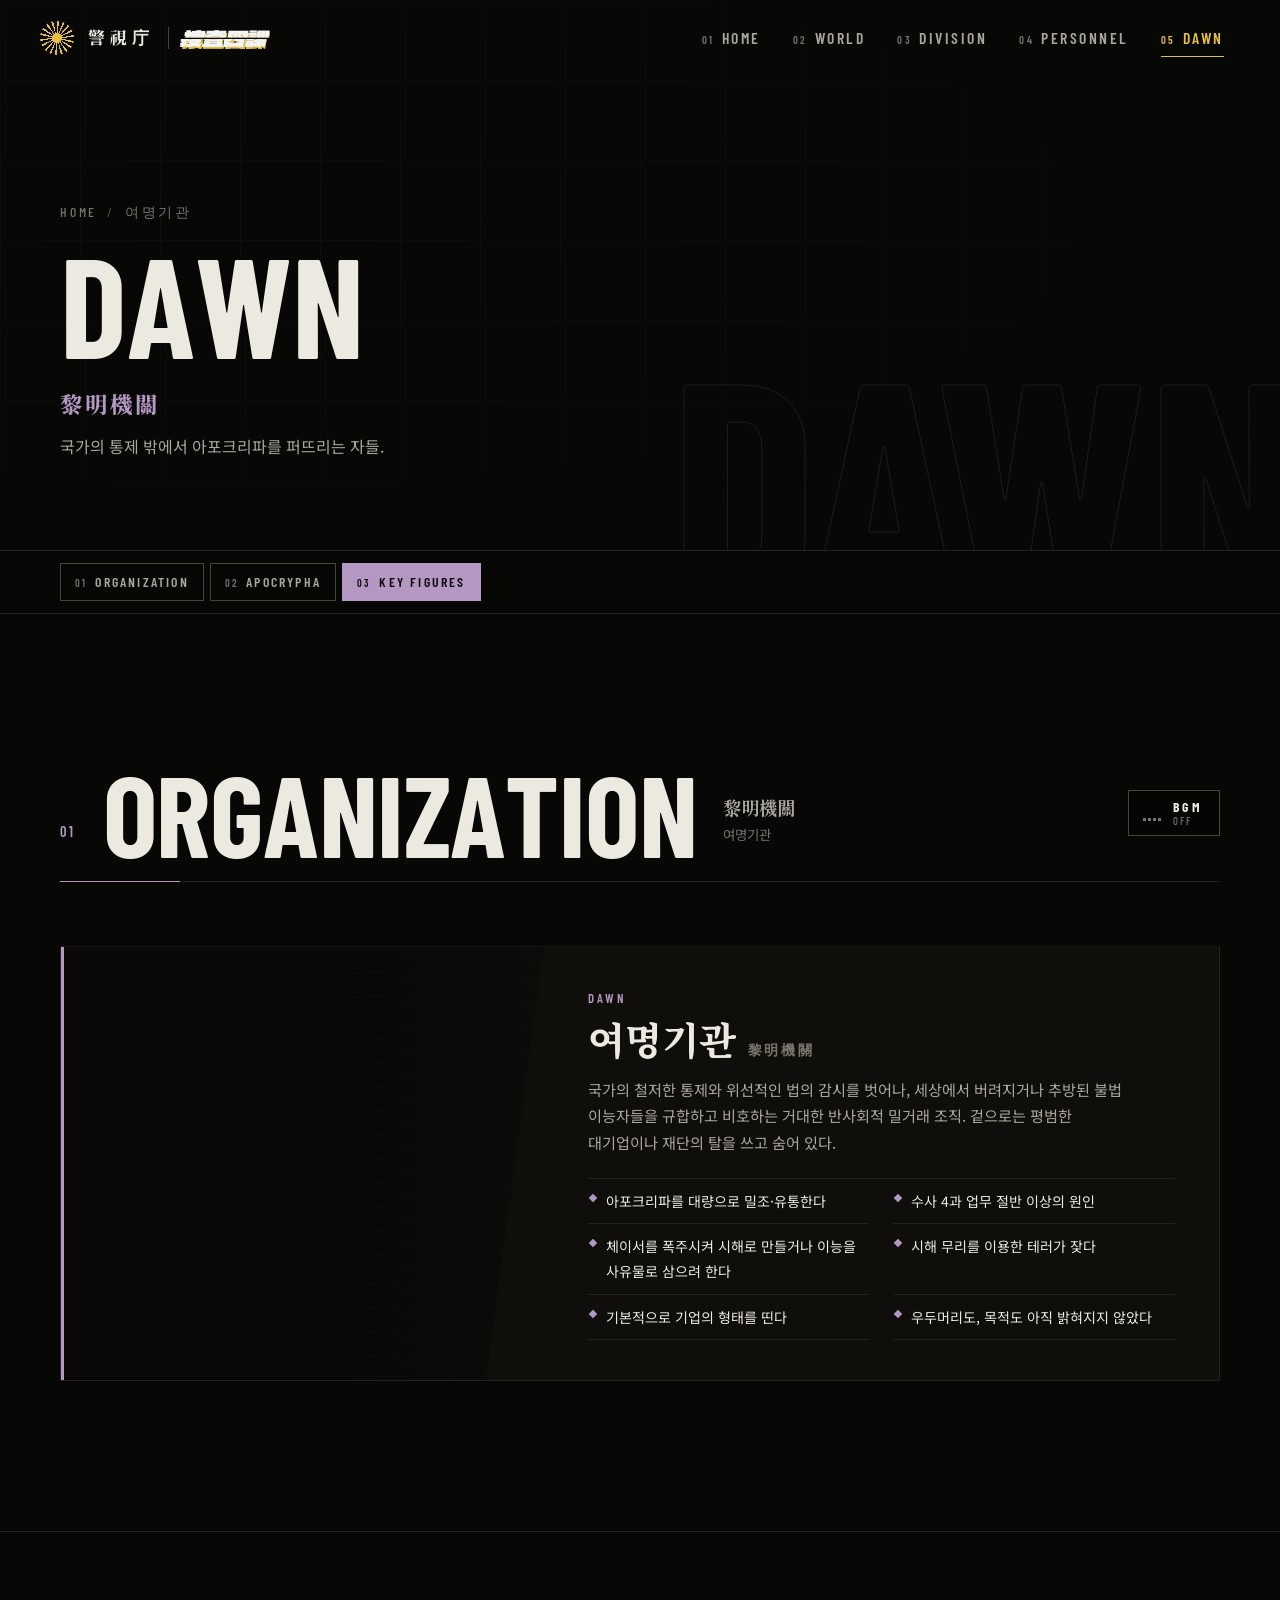
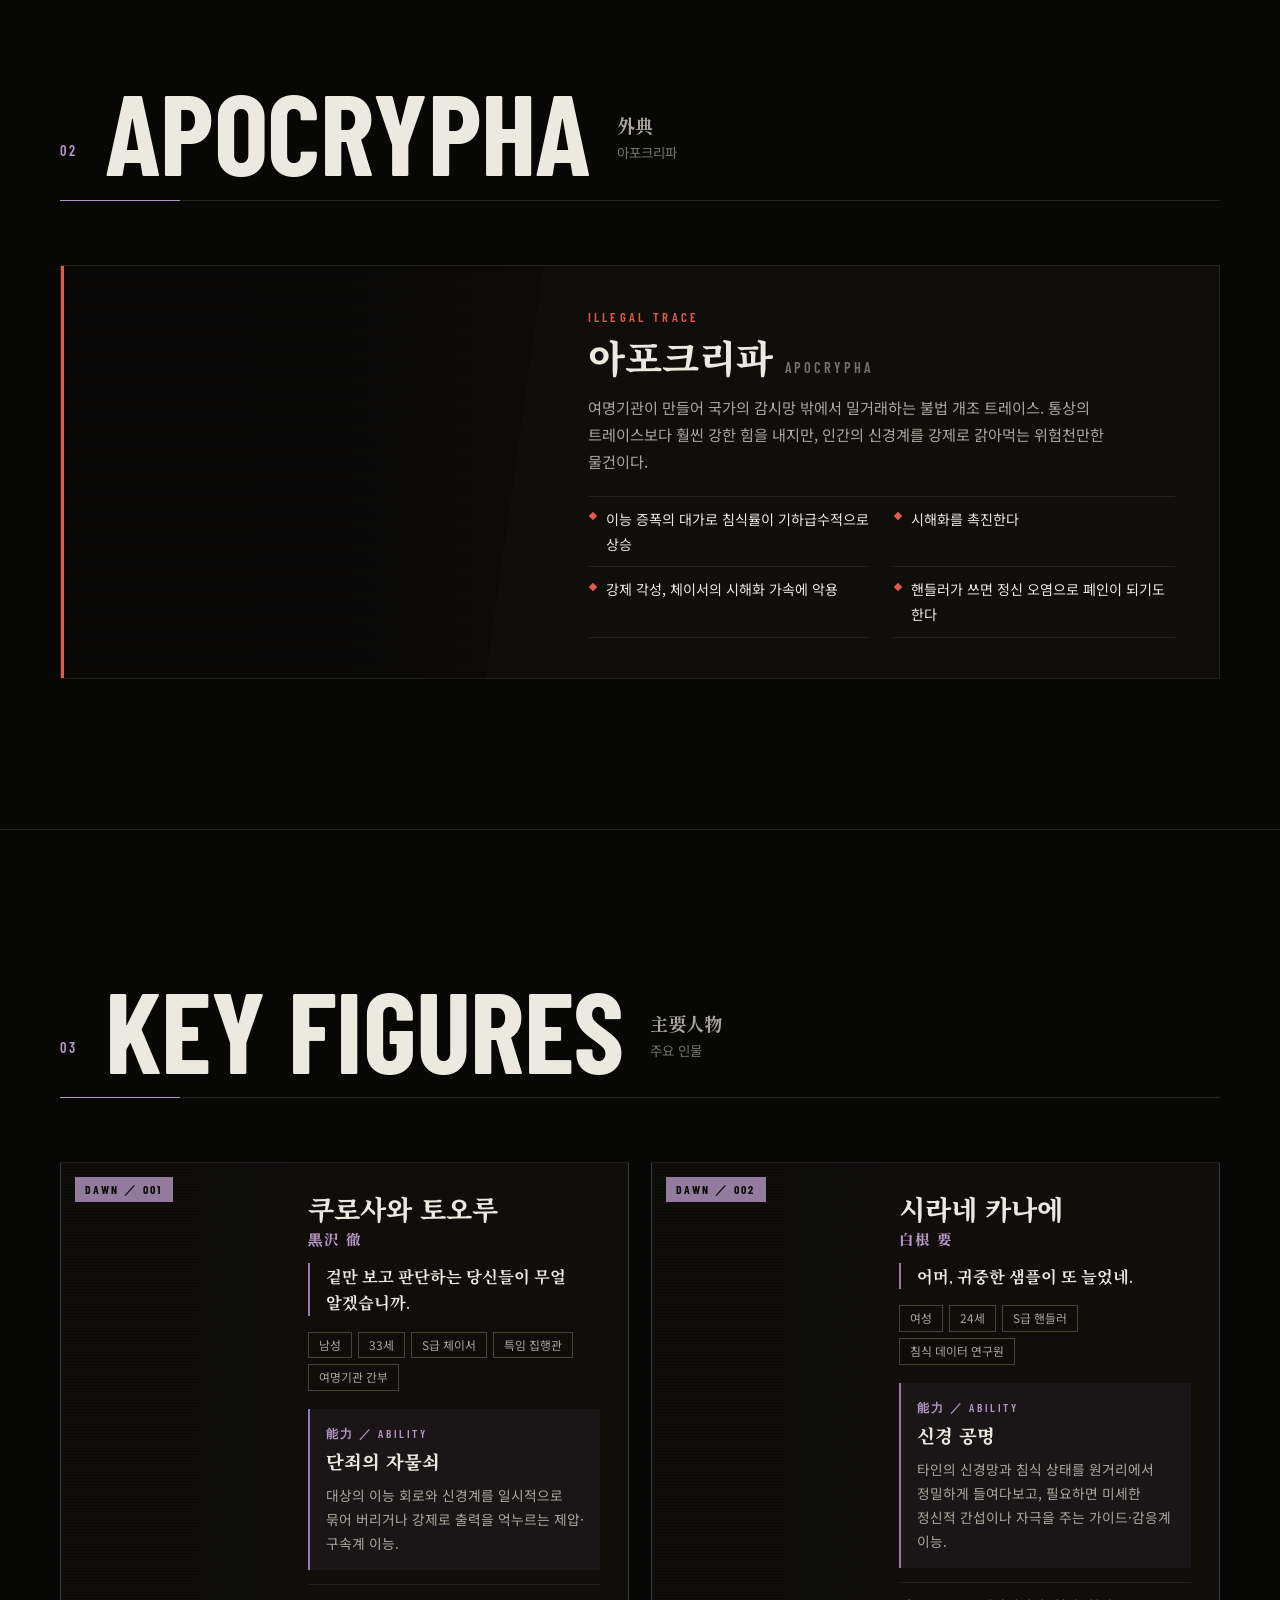
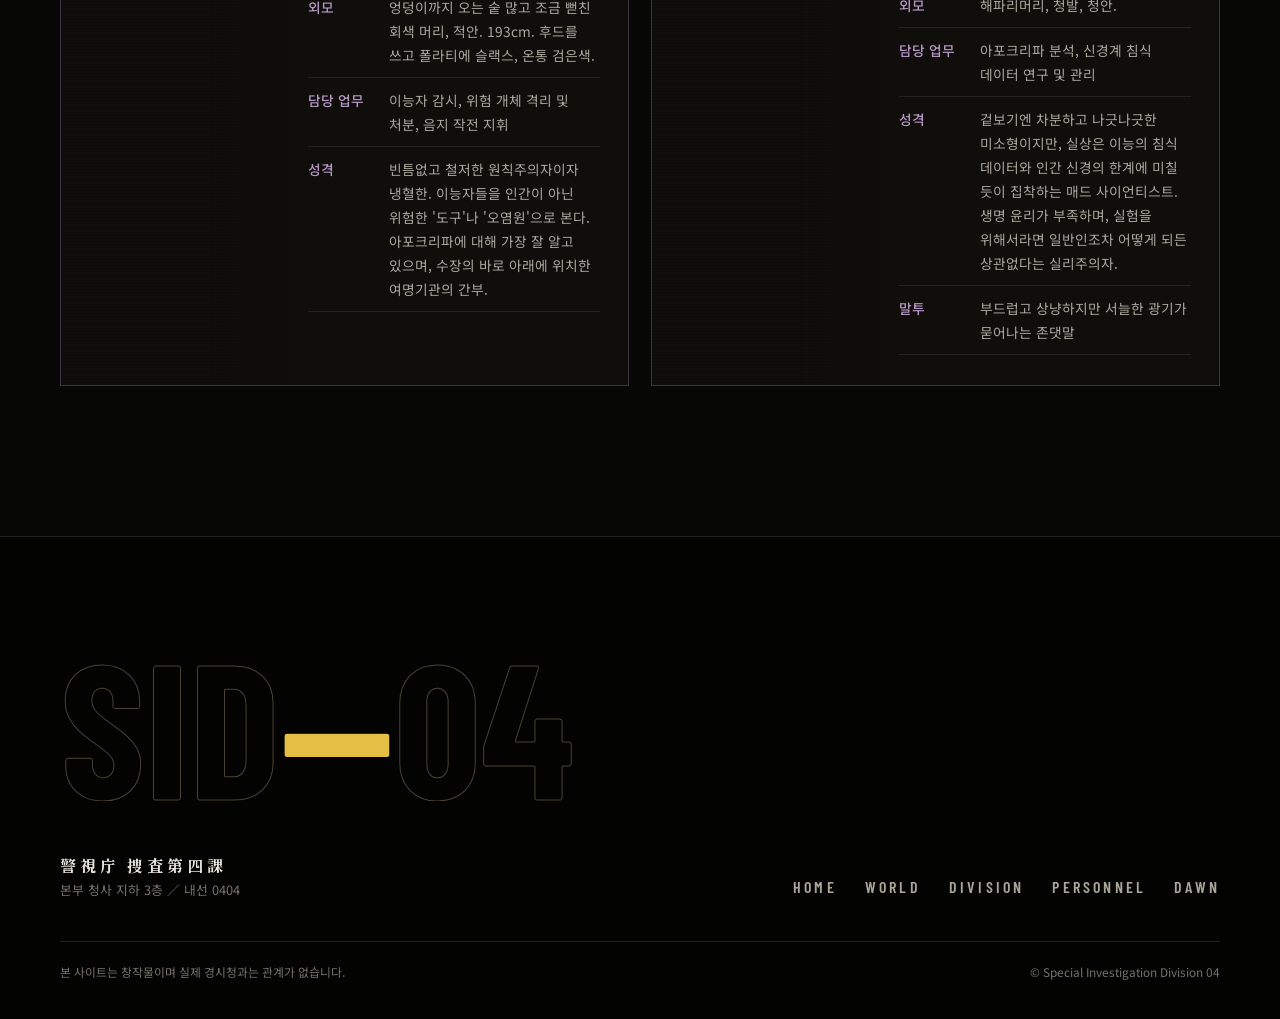
<file: dawn.html>
<!DOCTYPE html>
<html lang="ko">
<head>
<meta charset="UTF-8">
<meta name="viewport" content="width=device-width, initial-scale=1">
<title>DAWN ｜ 여명기관</title>
<link rel="preconnect" href="https://fonts.googleapis.com">
<link rel="preconnect" href="https://fonts.gstatic.com" crossorigin>
<link href="https://fonts.googleapis.com/css2?family=Barlow+Condensed:wght@500;600;700&family=Dela+Gothic+One&family=Shippori+Mincho:wght@700;800&family=Noto+Serif+KR:wght@700;900&family=Noto+Sans+KR:wght@400;500;700&family=Noto+Sans+JP:wght@400;500;700&display=swap" rel="stylesheet">
<link rel="stylesheet" href="style.css?v=20261026b">
<link rel="stylesheet" href="faces.css?v=20261026b">
</head>
<body class="dawn-page">
<div class="curtain" aria-hidden="true"><i></i><i></i><i></i><i></i><i></i><b></b></div>
<div class="dust" aria-hidden="true"></div>

<header class="gbar">
  <a class="gbrand" href="index.html" aria-label="警視庁 捜査四課 홈">
    <span class="emblem" aria-hidden="true"></span><span class="name">警視庁</span><span class="sep" aria-hidden="true"></span><div class="logo sm" role="img" aria-label="捜査四課"><div class="logo-word" aria-hidden="true"><div class="logo-half top"><span class="sh">捜査四課</span><span class="fg">捜査四課</span></div><div class="logo-half bot"><span class="sh">捜査四課</span><span class="fg">捜査四課</span></div><div class="logo-tape"><b>KEEP OUT ／ SID-04</b></div></div><div class="logo-sub" aria-hidden="true">TOKYO METROPOLITAN POLICE DEPT.</div></div>
  </a>
  <nav class="gnav" aria-label="주 메뉴"><a href="index.html"><i>01</i>HOME</a><a href="world.html"><i>02</i>WORLD</a><a href="about.html"><i>03</i>DIVISION</a><a href="roster.html"><i>04</i>PERSONNEL</a><a href="dawn.html" aria-current="page"><i>05</i>DAWN</a></nav>
  <button class="gmenu-btn" type="button" aria-expanded="false" aria-controls="gmenu" aria-label="메뉴 열기"><i></i><i></i></button>
</header>
<nav class="gmenu" id="gmenu" aria-label="모바일 메뉴"><a href="index.html">HOME<small>01 ／ 홈</small></a><a href="world.html">WORLD<small>02 ／ 세계관</small></a><a href="about.html">DIVISION<small>03 ／ 수사 4과</small></a><a href="roster.html">PERSONNEL<small>04 ／ 수사원 명부</small></a><a href="dawn.html" aria-current="page">DAWN<small>05 ／ 여명기관</small></a></nav>

<main>
  <section class="phead">
    <div class="grid" aria-hidden="true"></div>
    <span class="bgword" aria-hidden="true">DAWN</span>
    <div class="wrap">
      <div class="crumb"><a href="index.html">HOME</a><i>/</i>여명기관</div>
      <h1 class="split">DAWN</h1>
      <p class="ja">黎明機關</p>
      <p class="desc">국가의 통제 밖에서 아포크리파를 퍼뜨리는 자들.</p>
    </div>
  </section>
  <nav class="subnav" aria-label="목차"><div class="wrap"><a href="#org"><i>01</i>ORGANIZATION</a><a href="#apocrypha"><i>02</i>APOCRYPHA</a><a href="#figures"><i>03</i>KEY FIGURES</a></div></nav>
  <section class="block wsec" id="org">
    <div class="wrap">
      <div class="shead"><span class="no">01</span><h2 class="split">ORGANIZATION</h2><p class="ko"><b>黎明機關</b>여명기관</p></div>
      <div class="hlist">
        <article class="hcard purple" data-r style="--d:0s"><div class="hpic"><div class="hpic-in" style="background-image:url(https://i.imgur.com/x28cMNs.png)"></div></div><div class="hbody"><p class="htag">DAWN</p><h3>여명기관<small>黎明機關</small></h3><p class="hdesc">국가의 철저한 통제와 위선적인 법의 감시를 벗어나, 세상에서 버려지거나 추방된 불법 이능자들을 규합하고 비호하는 거대한 반사회적 밀거래 조직. 겉으로는 평범한 대기업이나 재단의 탈을 쓰고 숨어 있다.</p><ul><li>아포크리파를 대량으로 밀조·유통한다</li><li>수사 4과 업무 절반 이상의 원인</li><li>체이서를 폭주시켜 시해로 만들거나 이능을 사유물로 삼으려 한다</li><li>시해 무리를 이용한 테러가 잦다</li><li>기본적으로 기업의 형태를 띤다</li><li>우두머리도, 목적도 아직 밝혀지지 않았다</li></ul></div></article>
      </div>
    </div>
  </section>
  <section class="block wsec" id="apocrypha">
    <div class="wrap">
      <div class="shead"><span class="no">02</span><h2 class="split">APOCRYPHA</h2><p class="ko"><b>外典</b>아포크리파</p></div>
      <div class="hlist">
        <article class="hcard red" data-r style="--d:0s"><div class="hpic"><div class="hpic-in" style="background-image:url(https://i.imgur.com/Z6LIwSI.png)"></div></div><div class="hbody"><p class="htag">ILLEGAL TRACE</p><h3>아포크리파<small>APOCRYPHA</small></h3><p class="hdesc">여명기관이 만들어 국가의 감시망 밖에서 밀거래하는 불법 개조 트레이스. 통상의 트레이스보다 훨씬 강한 힘을 내지만, 인간의 신경계를 강제로 갉아먹는 위험천만한 물건이다.</p><ul><li>이능 증폭의 대가로 침식률이 기하급수적으로 상승</li><li>시해화를 촉진한다</li><li>강제 각성, 체이서의 시해화 가속에 악용</li><li>핸들러가 쓰면 정신 오염으로 폐인이 되기도 한다</li></ul></div></article>
      </div>
    </div>
  </section>
  <section class="block wsec" id="figures">
    <div class="wrap">
      <div class="shead"><span class="no">03</span><h2 class="split">KEY FIGURES</h2><p class="ko"><b>主要人物</b>주요 인물</p></div>
      <div class="figs">
        <article class="fig" data-r style="--d:0s">
          <div class="fig-pic" style="background-image:url(https://i.imgur.com/kRZciX3.png)"><span>DAWN ／ 001</span></div>
          <div class="fig-body">
            <h3>쿠로사와 토오루<small>黒沢 徹</small></h3>
            <p class="fig-quote">겉만 보고 판단하는 당신들이 무얼 알겠습니까.</p>
            <div class="fig-chips"><span>남성</span><span>33세</span><span>S급 체이서</span><span>특임 집행관</span><span>여명기관 간부</span></div>
            <div class="fig-ab"><small>能力 ／ ABILITY</small><b>단죄의 자물쇠</b><p>대상의 이능 회로와 신경계를 일시적으로 묶어 버리거나 강제로 출력을 억누르는 제압·구속계 이능.</p></div>
            <dl class="fig-dl"><div><dt>외모</dt><dd>엉덩이까지 오는 숱 많고 조금 뻗친 회색 머리, 적안. 193cm. 후드를 쓰고 폴라티에 슬랙스, 온통 검은색.</dd></div><div><dt>담당 업무</dt><dd>이능자 감시, 위험 개체 격리 및 처분, 음지 작전 지휘</dd></div><div><dt>성격</dt><dd>빈틈없고 철저한 원칙주의자이자 냉혈한. 이능자들을 인간이 아닌 위험한 '도구'나 '오염원'으로 본다. 아포크리파에 대해 가장 잘 알고 있으며, 수장의 바로 아래에 위치한 여명기관의 간부.</dd></div></dl>
          </div>
        </article>
        <article class="fig" data-r style="--d:.12s">
          <div class="fig-pic" style="background-image:url(https://i.imgur.com/yNbX0B9.png)"><span>DAWN ／ 002</span></div>
          <div class="fig-body">
            <h3>시라네 카나에<small>白根 要</small></h3>
            <p class="fig-quote">어머, 귀중한 샘플이 또 늘었네.</p>
            <div class="fig-chips"><span>여성</span><span>24세</span><span>S급 핸들러</span><span>침식 데이터 연구원</span></div>
            <div class="fig-ab"><small>能力 ／ ABILITY</small><b>신경 공명</b><p>타인의 신경망과 침식 상태를 원거리에서 정밀하게 들여다보고, 필요하면 미세한 정신적 간섭이나 자극을 주는 가이드·감응계 이능.</p></div>
            <dl class="fig-dl"><div><dt>외모</dt><dd>해파리머리, 청발, 청안.</dd></div><div><dt>담당 업무</dt><dd>아포크리파 분석, 신경계 침식 데이터 연구 및 관리</dd></div><div><dt>성격</dt><dd>겉보기엔 차분하고 나긋나긋한 미소형이지만, 실상은 이능의 침식 데이터와 인간 신경의 한계에 미칠 듯이 집착하는 매드 사이언티스트. 생명 윤리가 부족하며, 실험을 위해서라면 일반인조차 어떻게 되든 상관없다는 실리주의자.</dd></div><div><dt>말투</dt><dd>부드럽고 상냥하지만 서늘한 광기가 묻어나는 존댓말</dd></div></dl>
          </div>
        </article>
      </div>
    </div>
  </section>

</main>

<footer>
  <div class="wrap">
    <div class="fbig" aria-hidden="true" data-r>SID<span>—</span>04</div>
    <div class="frow">
      <div class="fmeta"><b>警視庁 捜査第四課</b>본부 청사 지하 3층 ／ 내선 0404</div>
      <nav class="flinks" aria-label="하단 메뉴"><a href="index.html">HOME</a><a href="world.html">WORLD</a><a href="about.html">DIVISION</a><a href="roster.html">PERSONNEL</a><a href="dawn.html">DAWN</a></nav>
    </div>
    <div class="fnote"><span>본 사이트는 창작물이며 실제 경시청과는 관계가 없습니다.</span><span>© Special Investigation Division 04</span></div>
  </div>
</footer>

<script src="script.js?v=20261026b"></script>
</body>
</html>
</file>
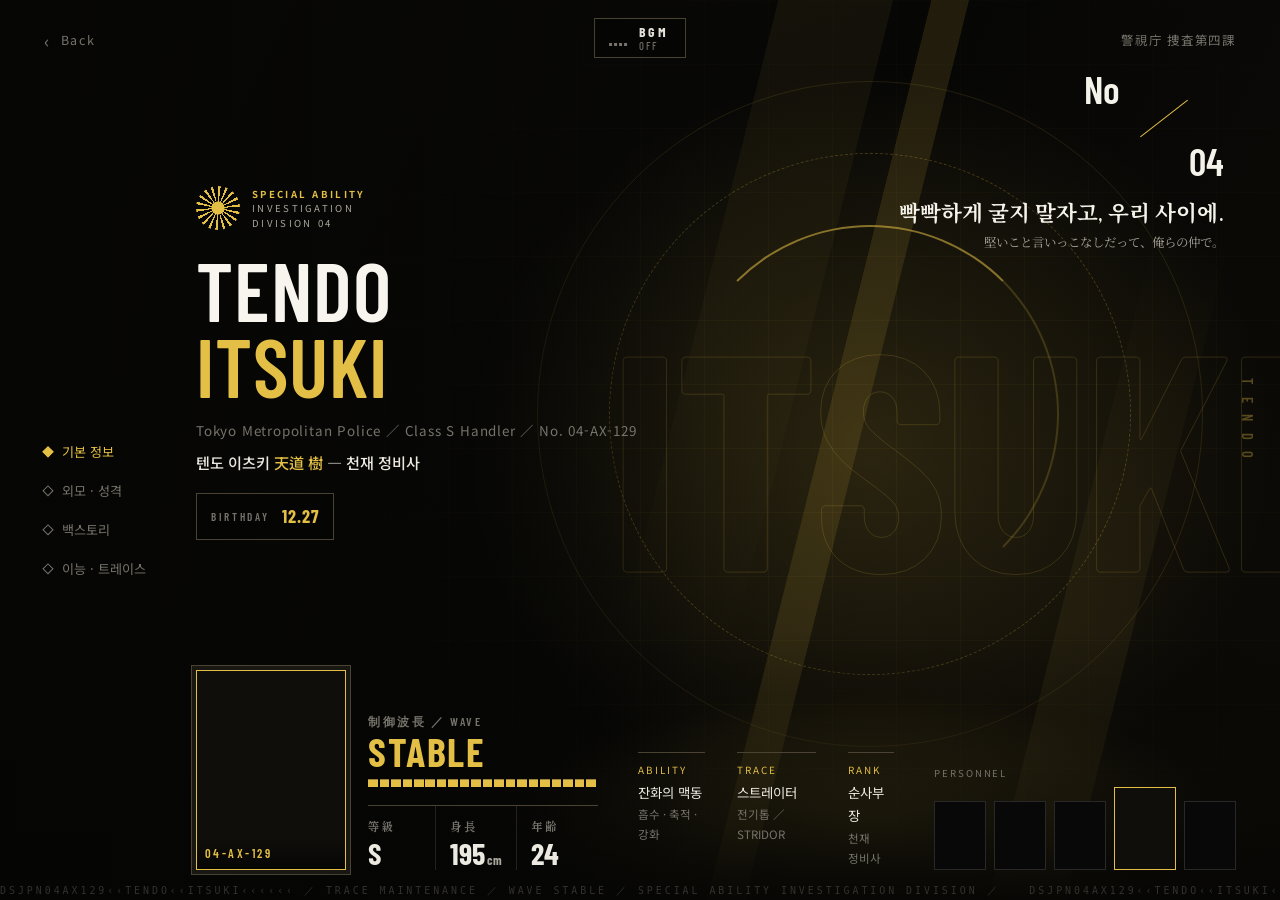
<file: itsuki.html>
<!DOCTYPE html>
<html lang="ko">
<head>
<meta charset="UTF-8">
<meta name="viewport" content="width=device-width, initial-scale=1">
<title>天道 樹 ｜ PERSONNEL ｜ 수사 4과</title>
<link rel="preconnect" href="https://fonts.googleapis.com">
<link rel="preconnect" href="https://fonts.gstatic.com" crossorigin>
<link href="https://fonts.googleapis.com/css2?family=Barlow+Condensed:wght@500;600;700&family=Dela+Gothic+One&family=Shippori+Mincho:wght@700;800&family=Noto+Serif+KR:wght@700;900&family=Noto+Sans+KR:wght@400;500;700&family=Noto+Sans+JP:wght@400;500;700&display=swap" rel="stylesheet">
<link rel="stylesheet" href="style.css?v=20261026b">
<link rel="stylesheet" href="faces.css?v=20261026b">
</head>
<body class="stage-page">
<div class="curtain" aria-hidden="true"><i></i><i></i><i></i><i></i><i></i><b></b></div>
<main class="stage cut" style="--img:url(https://i.imgur.com/zacmJ2r.png)">
  <div class="st-bg" aria-hidden="true"></div>
  <div class="st-deco" aria-hidden="true"><span class="st-word">ITSUKI</span><span class="st-word2">TENDO</span><i class="st-slab s1"></i><i class="st-slab s2"></i><i class="st-slab s3"></i><i class="st-ring r1"></i><i class="st-ring r2"></i><i class="st-ring r3"></i><i class="st-glow"></i></div>
  <div class="st-img st-cut" role="img" aria-label="텐도 이츠키 반신 일러스트" style="--cut:url(https://i.imgur.com/R8iJWLH.png)"></div>
  <div class="st-shade" aria-hidden="true"></div>
  <i class="st-streak" aria-hidden="true"></i><i class="st-streak" aria-hidden="true"></i><i class="st-streak" aria-hidden="true"></i>
  <div class="st-dust" aria-hidden="true"><i style="left:0%;animation-duration:9s;animation-delay:0.0s"></i><i style="left:53%;animation-duration:16s;animation-delay:1.7s"></i><i style="left:6%;animation-duration:14s;animation-delay:3.4s"></i><i style="left:59%;animation-duration:12s;animation-delay:5.1s"></i><i style="left:12%;animation-duration:10s;animation-delay:6.8s"></i><i style="left:65%;animation-duration:17s;animation-delay:8.5s"></i><i style="left:18%;animation-duration:15s;animation-delay:1.2s"></i><i style="left:71%;animation-duration:13s;animation-delay:2.9s"></i><i style="left:24%;animation-duration:11s;animation-delay:4.6s"></i><i style="left:77%;animation-duration:9s;animation-delay:6.3s"></i><i style="left:30%;animation-duration:16s;animation-delay:8.0s"></i><i style="left:83%;animation-duration:14s;animation-delay:0.7s"></i><i style="left:36%;animation-duration:12s;animation-delay:2.4s"></i><i style="left:89%;animation-duration:10s;animation-delay:4.1s"></i><i style="left:42%;animation-duration:17s;animation-delay:5.8s"></i><i style="left:95%;animation-duration:15s;animation-delay:7.5s"></i><i style="left:48%;animation-duration:13s;animation-delay:0.2s"></i><i style="left:1%;animation-duration:11s;animation-delay:1.9s"></i></div>

  <div class="st-top">
    <a class="st-back" href="roster.html"><i>‹</i>Back</a>
    <a href="index.html">警視庁 捜査第四課</a>
  </div>
  <div class="st-no" aria-hidden="true"><span>No</span><b>04</b></div>
  <div class="st-quote"><p>빡빡하게 굴지 말자고, 우리 사이에.</p><small>堅いこと言いっこなしだって、俺らの仲で。</small></div>

  <div class="st-view" id="st-view" role="tabpanel" aria-labelledby="t-info">
    <div class="st-org"><div class="emblem" aria-hidden="true"></div><div><b>SPECIAL ABILITY</b>INVESTIGATION<br>DIVISION 04</div></div>
    <h1 class="st-name"><span>TENDO</span><span>ITSUKI</span></h1>
    <p class="st-en">Tokyo Metropolitan Police ／ Class S Handler ／ No. 04-AX-129</p>
    <p class="st-ko">텐도 이츠키 <em>天道 樹</em> ― 천재 정비사</p>
    <p class="st-bday"><span>BIRTHDAY</span><b>12.27</b></p>
  </div>

  <ul class="st-menu" role="tablist" aria-label="캐릭터 정보">
    <li><button type="button" role="tab" id="t-info" aria-controls="st-view" aria-selected="true" data-tab="info">기본 정보</button></li>
    <li><button type="button" role="tab" id="t-look" aria-controls="p-look" aria-selected="false" data-tab="look">외모 · 성격</button></li>
    <li><button type="button" role="tab" id="t-story" aria-controls="p-story" aria-selected="false" data-tab="story">백스토리</button></li>
    <li><button type="button" role="tab" id="t-ability" aria-controls="p-ability" aria-selected="false" data-tab="ability">이능 · 트레이스</button></li>
  </ul>

    <section class="st-panel bare" id="p-look" role="tabpanel" aria-labelledby="t-look" hidden>
      <h2>외모 · 성격<small>APPEARANCE ／ PERSONALITY</small></h2>
      <h3>外見 ／ 외모</h3>
      <p>195cm의 장신과 큰 체격. 품이 넉넉한 셔츠 위에 넥타이를 매고있고, 정장과 작업복의 중간 쯤 되는 개조 작업복을 입고있다. 형태는 조끼, 점프수트등 다양하며 본인의 기분따라 입는 편. 팔에는 화상 흉터가 많고, 항상 단열장갑을 착용하고 있다. 옷 아래는 단단하고 두꺼운 근육질이 자리잡았다. 작업할 때나 현장에 있을 때 아니면 장갑은 잘 착용하지 않는다. 왼손 검지에 묵주반지. 머리 위에는 용접용 고글. 워커. 사복은 캐주얼스타일.</p>
      <p>건강하게 탄 피부. 오른쪽 눈을 조금 덮는 내린 앞머리, 뒷목을 조금 덮는 곱슬기 있는 적갈색의 숏컷 아래로 날카롭게 올라간 눈매의 서글서글한 붉은 눈동자. 항상 기분 좋은 웃음을 짓고 있으며, 표정을 구기는 법이 없다.</p>
      <dl class="modes"><div><dt>体香 ／ 체향</dt><dd>기계유 냄새와 희미한 민트향</dd></div></dl>
      <p>깔끔한 동시에 껄렁한 외양, 큰 체격, 시원시원한 이목구비가 특징적인 미남. 1인칭은 俺. 말투는 약간 양키같다. 인간관계에는 의외로 진중하고 무거운 편. 한 번 정을주면 사람을 잘 놓지 못한다.</p>
      <h3>性格 ／ 성격</h3>
      <p>쾌활하며 태도는 진중하되 가볍다. 분위기메이커를 자처하는 경향. 사교성이 좋으며, 처음보는 사람에게도 10년 본 것 같은 친밀감을 과시한다. 억지로 밝은 척 하는게 아니라, 정말로 사람 자체가 밝은 것. 연애경험은 없는 주제에 플러팅은 습관처럼 친다. 헷갈리게 하는데에 도가 튼 편.</p>
      <p>이성보단 본능대로 행동하고, 직관과 감각에 따르는 행동을 자주한다. 모두모두 신의 뜻이라나. 의외로 가톨릭 신자라 하는 발언인 것 같기도. 쾌남. 뒤끝이 없고, 갈등의 해소에 능숙하다. 묘하게 철이 덜 들었다. 초등학생같은 장난을 친다.</p>
      <p>의외로 외로움을 많이 타 혼자 있는걸 그다지 좋아하지 않는다. 자기 전까지 남과 전화 통화를 하거나, 문자메세지를 하는게 버릇. 스킨십에 망설임이 없다. 기계를 매우 좋아한다.</p>
    </section>
    <section class="st-panel bare" id="p-story" role="tabpanel" aria-labelledby="t-story" hidden>
      <h2>백스토리<small>BACKSTORY</small></h2>
      <div class="rec"><div class="rec-top"><b>● REC</b>音声記録 ／ OFF-RECORD</div><div class="wave" aria-hidden="true"><i style="animation-delay:-0.00s;animation-duration:0.6s"></i><i style="animation-delay:-0.37s;animation-duration:1.2s"></i><i style="animation-delay:-0.74s;animation-duration:1.1s"></i><i style="animation-delay:-0.11s;animation-duration:1.0s"></i><i style="animation-delay:-0.48s;animation-duration:0.9s"></i><i style="animation-delay:-0.85s;animation-duration:0.8s"></i><i style="animation-delay:-0.22s;animation-duration:0.7s"></i><i style="animation-delay:-0.59s;animation-duration:0.6s"></i><i style="animation-delay:-0.96s;animation-duration:1.2s"></i><i style="animation-delay:-0.33s;animation-duration:1.1s"></i><i style="animation-delay:-0.70s;animation-duration:1.0s"></i><i style="animation-delay:-0.07s;animation-duration:0.9s"></i><i style="animation-delay:-0.44s;animation-duration:0.8s"></i><i style="animation-delay:-0.81s;animation-duration:0.7s"></i><i style="animation-delay:-0.18s;animation-duration:0.6s"></i><i style="animation-delay:-0.55s;animation-duration:1.2s"></i><i style="animation-delay:-0.92s;animation-duration:1.1s"></i><i style="animation-delay:-0.29s;animation-duration:1.0s"></i><i style="animation-delay:-0.66s;animation-duration:0.9s"></i><i style="animation-delay:-0.03s;animation-duration:0.8s"></i><i style="animation-delay:-0.40s;animation-duration:0.7s"></i><i style="animation-delay:-0.77s;animation-duration:0.6s"></i><i style="animation-delay:-0.14s;animation-duration:1.2s"></i><i style="animation-delay:-0.51s;animation-duration:1.1s"></i><i style="animation-delay:-0.88s;animation-duration:1.0s"></i><i style="animation-delay:-0.25s;animation-duration:0.9s"></i><i style="animation-delay:-0.62s;animation-duration:0.8s"></i><i style="animation-delay:-0.99s;animation-duration:0.7s"></i><i style="animation-delay:-0.36s;animation-duration:0.6s"></i><i style="animation-delay:-0.73s;animation-duration:1.2s"></i><i style="animation-delay:-0.10s;animation-duration:1.1s"></i><i style="animation-delay:-0.47s;animation-duration:1.0s"></i><i style="animation-delay:-0.84s;animation-duration:0.9s"></i><i style="animation-delay:-0.21s;animation-duration:0.8s"></i></div><p><time>[00:12]</time>“텐도 말야? 성격 좋지, 엄청 까불고. 그래도 실력하난 확실해.”</p></div>
      <h3>経緯 ／ 첫 만남</h3>
      <div class="quote"><p class="ja">「おう、樹。今日からお前の相棒になる奴や。ほな、挨拶しとけ。」</p><p class="ko">어이, 이츠키. 오늘부터 네 파트너가 될 녀석이다. 자, 인사해 둬.</p></div>
      <p>아리마는 짧게 용건만 전하고 담배를 문 채 문틀에 기댔다. 핸들러 배정 첫날, 하필이면 고토구 관사에 시해가 출현해 {{user}}의 방이 있던 3층이 반파됐다는 것. 복구에는 최소 한 달, 임시 숙소 배정은 서류만 한 달 치가 밀려 있다는 것. 건조하게 이어지던 설명이 거기서 끊겼다. 아리마가 담배 연기를 길게 뱉으며 관자놀이를 눌렀다. 이 건은 사무실 숙직실로 때우자고 올릴 참이었다.</p>
      <p>이츠키는 그 말이 끝나기도 전에 마른 수건을 집어 들었다. 닿지 않을 거리에서 내밀며 눈꼬리를 접었다. 잠은 잤나. 밥은 먹었나. 그런 건 아직 입 밖에 내기 이른 사이다. 대신 가볍게 말을 걸었다.</p>
      <div class="quote"><p class="ja">「はじめまして、天道樹。とりあえず拭いとけって。風邪ひいたら、俺が怒られるの確定だし。」</p><p class="ko">처음 뵙겠습니다, 텐도 이츠키. 일단 닦아 둬. 감기 걸리면 내가 혼나는 건 확정이니까.</p></div>
      <p>수건을 건넨 손으로 그대로 뒷머리를 헝클었다. 숙직실. 사흘만 지내도 사람이 망가지는 그 방. 와, 안 되지 그건. 입술이 한 번 열렸다 닫혔고, 이츠키는 몸을 돌려 아리마를 향해 손을 들었다.</p>
      <div class="quote"><p class="ja">「有馬さん、宿直室はなしで。うち来てもらいます。部屋、一個余ってるんで。」</p><p class="ko">아리마 씨, 숙직실은 없는 걸로. 우리 집으로 오게 할게요. 방 하나 남아 있으니까.</p></div>
    </section>
    <section class="st-panel bare" id="p-ability" role="tabpanel" aria-labelledby="t-ability" hidden>
      <h2>이능 · 트레이스<small>ABILITY ／ TRACE</small></h2>
      <h3>能力 ／ 이능</h3>
      <p class="big">잔화의 맥동 <span>S급</span></p>
      <p>적의 생명력과 이능을 베어 무기에 흡수하고, 흡수한 만큼 강화되는 이능. 베는 순간 상대의 기운이 무기로 빨려 들어가 축적되고, 쌓인 기운은 날의 예리함, 휘두르는 속도, 닿는 사거리로 변환된다.</p>
      <p>상대의 이능을 흡수한 경우에는 그 힘의 일부를 일정 시간 무기에 덧씌워 되돌려 쓸 수 있다. 오래 싸울수록 강해지며, 축적량이 높아질수록 무기의 위력과 범위도 함께 커진다.</p>
      <h3>武装 ／ 트레이스</h3>
      <p class="big">스트레이터 <span>STRIDOR ／ 전기톱</span></p>
      <p>고속으로 회전하는 톱날과 고출력 마력 엔진이 결합된 중장비형 특수 전기톱. 묵직하고 견고한 특수 강철 프레임에 전장 약 150cm에 달하는 거대한 도신을 가졌다.</p>
      <p>단순한 근접 난도질과 장갑 파쇄는 물론, 사용자의 '무기 강화' 이능 에너지를 엔진에 직접 주입해 초진동 마찰 플라즈마를 발생시킬 수 있다.</p>
      <dl class="modes"><div><dt>近接 ／ 근접전</dt><dd>이능을 주입해 초고속 회전하는 톱날로 시해의 뼈와 가죽을 통째로 밀어붙여 갈아버린다.</dd></div><div><dt>遠距離 ／ 원거리전</dt><dd>전기톱을 공중에서 크게 휘둘러 톱날의 회전 마찰열과 이능을 여파 형태의 '고주파 충격파'로 날려 보낸다.</dd></div></dl>
    </section>

  <div class="st-hud">
    <div class="st-card">
      <div class="st-id" data-face="itsuki" style="background-image:url(https://i.imgur.com/JcWxi3h.png)" role="img" aria-label="텐도 이츠키 신분증 사진"><span>04-AX-129</span></div>
      <div class="st-data">
        <div class="ero wave-ok"><small>制御波長 ／ WAVE</small><b>STABLE</b><div class="ebar full"><i></i></div></div>
        <dl>
          <div><dt>等級</dt><dd>S</dd></div>
          <div><dt>身長</dt><dd>195<small>cm</small></dd></div>
          <div><dt>年齢</dt><dd>24</dd></div>
        </dl>
      </div>
    </div>
    <div class="st-info">
      <div><small>ABILITY</small><p>잔화의 맥동</p><span>흡수 · 축적 · 강화</span></div>
      <div><small>TRACE</small><p>스트레이터</p><span>전기톱 ／ STRIDOR</span></div>
      <div><small>RANK</small><p>순사부장</p><span>천재 정비사</span></div>
    </div>
    <div>
      <small class="st-others-label">PERSONNEL</small>
      <div class="st-others">
        <a href="arima.html" data-face="arima" aria-label="아리마 소이치로" style="background-image:url(https://i.imgur.com/agVr4YO.png)"></a>
        <a href="hayato.html" data-face="hayato" aria-label="아카바네 하야토" style="background-image:url(https://i.imgur.com/ChLbR9o.png)"></a>
        <a href="renji.html" data-face="renji" aria-label="하야미 렌지" style="background-image:url(https://i.imgur.com/8L87IQa.png)"></a>
        <a class="cur" href="itsuki.html" data-face="itsuki" aria-label="텐도 이츠키 (현재)" style="background-image:url(https://i.imgur.com/JcWxi3h.png)"></a>
        <a href="sakuma.html" data-face="sakuma" aria-label="사쿠마 류헤이" style="background-image:url(https://i.imgur.com/YbM63P8.png)"></a>
      </div>
    </div>
  </div>
  <div class="st-mrz" aria-hidden="true"><div><span>DSJPN04AX129‹‹TENDO‹‹ITSUKI‹‹‹‹‹‹ ／ TRACE MAINTENANCE ／ WAVE STABLE ／ SPECIAL ABILITY INVESTIGATION DIVISION ／</span><span>DSJPN04AX129‹‹TENDO‹‹ITSUKI‹‹‹‹‹‹ ／ TRACE MAINTENANCE ／ WAVE STABLE ／ SPECIAL ABILITY INVESTIGATION DIVISION ／</span><span>DSJPN04AX129‹‹TENDO‹‹ITSUKI‹‹‹‹‹‹ ／ TRACE MAINTENANCE ／ WAVE STABLE ／ SPECIAL ABILITY INVESTIGATION DIVISION ／</span><span>DSJPN04AX129‹‹TENDO‹‹ITSUKI‹‹‹‹‹‹ ／ TRACE MAINTENANCE ／ WAVE STABLE ／ SPECIAL ABILITY INVESTIGATION DIVISION ／</span></div></div>
</main>

<script>
(function () {
  var tabs = document.querySelectorAll('[data-tab]');
  var stage = document.querySelector('.stage');
  function show(key) {
    tabs.forEach(function (t) { t.setAttribute('aria-selected', String(t.dataset.tab === key)); });
    document.getElementById('st-view').hidden = key !== 'info';
    document.querySelectorAll('.st-panel').forEach(function (p) {
      p.hidden = p.id !== 'p-' + key;
      if (!p.hidden) p.scrollTop = 0;
    });
    stage.classList.toggle('reading', key !== 'info');
    if (history.replaceState) history.replaceState(null, '', key === 'info' ? location.pathname : '#' + key);
  }
  tabs.forEach(function (t) { t.addEventListener('click', function () { show(t.dataset.tab); }); });
  var start = location.hash.slice(1);
  if (document.getElementById('p-' + start)) show(start);

  var cnt = document.querySelector('[data-count]');
  if (cnt) {
    var end = +cnt.dataset.count, t0 = null;
    if (matchMedia('(prefers-reduced-motion: reduce)').matches) cnt.textContent = end;
    else setTimeout(function () {
      requestAnimationFrame(function step(ts) {
        t0 = t0 || ts; var k = Math.min((ts - t0) / 1600, 1);
        cnt.textContent = Math.round(end * (1 - Math.pow(1 - k, 3)));
        if (k < 1) requestAnimationFrame(step);
      });
    }, 1800);
  }

  var img = document.querySelector('.st-img');
  if (!matchMedia('(prefers-reduced-motion: reduce)').matches && matchMedia('(pointer:fine) and (min-width:901px)').matches) {
    stage.addEventListener('mousemove', function (e) {
      var x = e.clientX / innerWidth - .5, y = e.clientY / innerHeight - .5;
      img.style.transform = 'translate(' + (-x * 18) + 'px,' + (-y * 10) + 'px)';
    });
  }
})();
</script>
<script src="script.js?v=20261026b"></script>
</body>
</html>
</file>
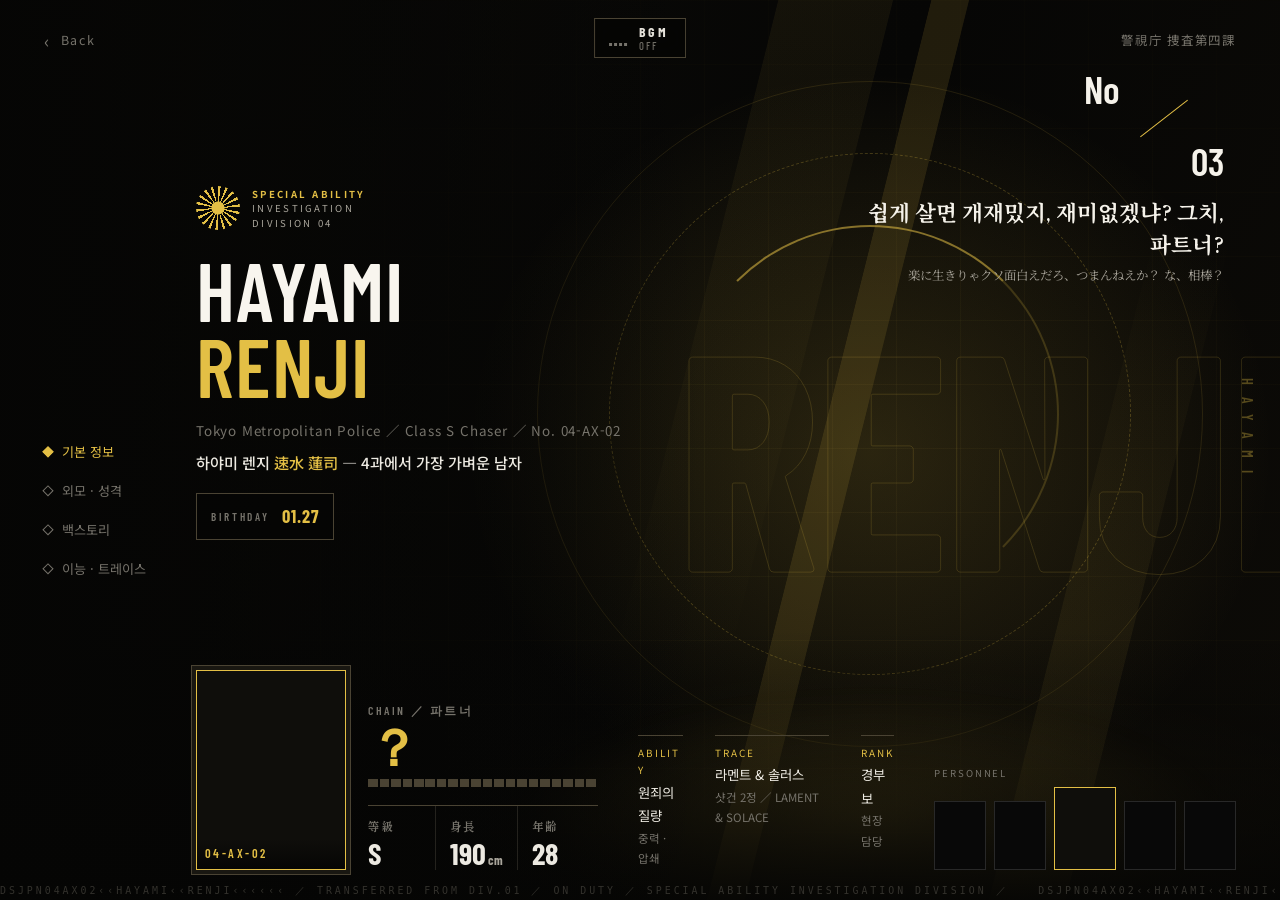
<file: renji.html>
<!DOCTYPE html>
<html lang="ko">
<head>
<meta charset="UTF-8">
<meta name="viewport" content="width=device-width, initial-scale=1">
<title>速水 蓮司 ｜ PERSONNEL ｜ 수사 4과</title>
<link rel="preconnect" href="https://fonts.googleapis.com">
<link rel="preconnect" href="https://fonts.gstatic.com" crossorigin>
<link href="https://fonts.googleapis.com/css2?family=Barlow+Condensed:wght@500;600;700&family=Dela+Gothic+One&family=Shippori+Mincho:wght@700;800&family=Noto+Serif+KR:wght@700;900&family=Noto+Sans+KR:wght@400;500;700&family=Noto+Sans+JP:wght@400;500;700&display=swap" rel="stylesheet">
<link rel="stylesheet" href="style.css?v=20261026b">
<link rel="stylesheet" href="faces.css?v=20261026b">
</head>
<body class="stage-page">
<div class="curtain" aria-hidden="true"><i></i><i></i><i></i><i></i><i></i><b></b></div>
<main class="stage cut" style="--img:url(https://i.imgur.com/YAdehYs.png)">
  <div class="st-bg" aria-hidden="true"></div>
  <div class="st-deco" aria-hidden="true"><span class="st-word">RENJI</span><span class="st-word2">HAYAMI</span><i class="st-slab s1"></i><i class="st-slab s2"></i><i class="st-slab s3"></i><i class="st-ring r1"></i><i class="st-ring r2"></i><i class="st-ring r3"></i><i class="st-glow"></i></div>
  <div class="st-img st-cut" role="img" aria-label="하야미 렌지 반신 일러스트" style="--cut:url(https://i.imgur.com/dyZt8kw.png)"></div>
  <div class="st-shade" aria-hidden="true"></div>
  <i class="st-streak" aria-hidden="true"></i><i class="st-streak" aria-hidden="true"></i><i class="st-streak" aria-hidden="true"></i>
  <div class="st-dust" aria-hidden="true"><i style="left:0%;animation-duration:9s;animation-delay:0.0s"></i><i style="left:53%;animation-duration:16s;animation-delay:1.7s"></i><i style="left:6%;animation-duration:14s;animation-delay:3.4s"></i><i style="left:59%;animation-duration:12s;animation-delay:5.1s"></i><i style="left:12%;animation-duration:10s;animation-delay:6.8s"></i><i style="left:65%;animation-duration:17s;animation-delay:8.5s"></i><i style="left:18%;animation-duration:15s;animation-delay:1.2s"></i><i style="left:71%;animation-duration:13s;animation-delay:2.9s"></i><i style="left:24%;animation-duration:11s;animation-delay:4.6s"></i><i style="left:77%;animation-duration:9s;animation-delay:6.3s"></i><i style="left:30%;animation-duration:16s;animation-delay:8.0s"></i><i style="left:83%;animation-duration:14s;animation-delay:0.7s"></i><i style="left:36%;animation-duration:12s;animation-delay:2.4s"></i><i style="left:89%;animation-duration:10s;animation-delay:4.1s"></i><i style="left:42%;animation-duration:17s;animation-delay:5.8s"></i><i style="left:95%;animation-duration:15s;animation-delay:7.5s"></i><i style="left:48%;animation-duration:13s;animation-delay:0.2s"></i><i style="left:1%;animation-duration:11s;animation-delay:1.9s"></i></div>

  <div class="st-top">
    <a class="st-back" href="roster.html"><i>‹</i>Back</a>
    <a href="index.html">警視庁 捜査第四課</a>
  </div>
  <div class="st-no" aria-hidden="true"><span>No</span><b>03</b></div>
  <div class="st-quote"><p>쉽게 살면 개재밌지, 재미없겠냐? 그치, 파트너?</p><small>楽に生きりゃクソ面白えだろ、つまんねえか？ な、相棒？</small></div>

  <div class="st-view" id="st-view" role="tabpanel" aria-labelledby="t-info">
    <div class="st-org"><div class="emblem" aria-hidden="true"></div><div><b>SPECIAL ABILITY</b>INVESTIGATION<br>DIVISION 04</div></div>
    <h1 class="st-name"><span>HAYAMI</span><span>RENJI</span></h1>
    <p class="st-en">Tokyo Metropolitan Police ／ Class S Chaser ／ No. 04-AX-02</p>
    <p class="st-ko">하야미 렌지 <em>速水 蓮司</em> ― 4과에서 가장 가벼운 남자</p>
    <p class="st-bday"><span>BIRTHDAY</span><b>01.27</b></p>
  </div>

  <ul class="st-menu" role="tablist" aria-label="캐릭터 정보">
    <li><button type="button" role="tab" id="t-info" aria-controls="st-view" aria-selected="true" data-tab="info">기본 정보</button></li>
    <li><button type="button" role="tab" id="t-look" aria-controls="p-look" aria-selected="false" data-tab="look">외모 · 성격</button></li>
    <li><button type="button" role="tab" id="t-story" aria-controls="p-story" aria-selected="false" data-tab="story">백스토리</button></li>
    <li><button type="button" role="tab" id="t-ability" aria-controls="p-ability" aria-selected="false" data-tab="ability">이능 · 트레이스</button></li>
  </ul>

    <section class="st-panel bare" id="p-look" role="tabpanel" aria-labelledby="t-look" hidden>
      <h2>외모 · 성격<small>APPEARANCE ／ PERSONALITY</small></h2>
      <h3>外見 ／ 외모</h3>
      <p>190cm의 장신과 큰 체격. 적당히 단추 몇개를 푼 셔츠에 비뚤어진 넥타이, 구김은 적당히 펴놓은 어두운 색의 정장 자켓과 정장 바지 착용. 형사보다는 지나가는 회사원같다. 복장에 지적을 받아도 대충 웃고 넘겨버린다. 옷 아래에는 단단한 근육이 자리하고 있으며, 왼쪽 허리에 큰 흉터가 남아 있다.</p>
      <p>오른손잡이로, 왼손에 은색 메탈 손목시계를 착용. 머리 위에는 테와 알이 모두 검정색인 선글라스. 폼잡기 용. 본래 용도로 쓰는 경우는 거의 없다. 오른손 약지에 반지형 침식도 측정 장비를 착용중. 구두착용. 사복은 캐주얼스타일.</p>
      <p>건강한 피부. 이마를 덮은 앞머리와 목을 덮는 뻗친 흑발, 날카롭게 올라간 눈매의 보라색 눈동자. 대체로 쾌활하게 웃는 얼굴이며, 멋쩍으면 뭐든지 웃음으로 회피하려 든다. 항상 당당한 태도지만 어쩐지 사람과 시선을 오래 마주치지 못한다.</p>
      <dl class="modes"><div><dt>体香 ／ 체향</dt><dd>화약과 달큰한 커피냄새. 가까이서 맡아봐야 은은한 머스크향이 난다.</dd></div></dl>
      <h3>性格 ／ 성격</h3>
      <p>성격은 좋은데 입이 험하다. 욕설을 입에 달고 살지만 핸들러 앞에서는 참으려고 노력한다. 실없는 농담을 쉴틈없이 해 아리마 반장을 비롯한 동료들의 빈축을 산다. 싹싹한 성격이나 나사가 좀 빠져있다. 무슨 생각을 하고 사는지 도통 알 수가 없다.</p>
      <p>여자를 밝힌단 소문도 있지만 어딘가 그늘져있는 동시에 능글맞고, 희한하다 싶을 정도로 치고 빠지기를 잘하는 눈치 100단. 능청맞기도 엄청나게 능청맞다. 이성 및 동성관계가 문란한 편. 그럼에도 불구하고 타인과 깊은 관계는 맺지않고 일정거리를 둔다. 단박에 느낄 수는 없지만 오래 지나보면 느낄 수 있는 특유의 나쁜 버릇.</p>
      <p>그 외에는 뭐든지 적당적당히 하고 넘기자는 주의. 독립성이 강하다.</p>
    </section>
    <section class="st-panel bare" id="p-story" role="tabpanel" aria-labelledby="t-story" hidden>
      <h2>백스토리<small>BACKSTORY</small></h2>
      <div class="quote"><p class="ja">「あ、そこの君。今の見た？ 見なかったことにしてよ。俺っち、こう見えて結構世間体を気にするタイプなんだからさ。」</p><p class="ko">아, 거기 당신. 방금 거 봤어? 못 본 걸로 해줘. 나, 이래 봬도 꽤 체면 차리는 타입이거든.</p></div>
      <p>형사라기보다 밤거리를 굴러다니는 회사원 같은 꼴로 넉살 좋게 웃었다. 뒷목을 주무르며 헛기침을 하다가 서류봉투에 눈길이 닿자 보랏빛 눈이 동그래졌다. 선글라스가 머리 위에서 한 번 더 미끄러졌다. 렌지는 그걸 손바닥으로 대충 눌러 올렸다.</p>
      <div class="quote"><p class="ja">「あれ？ その書類……もしかして今日来るっていうハンドラーさん？ うわ、初対面からつまずいちゃったな。」</p><p class="ko">어라? 그 서류…… 혹시 오늘 온다는 핸들러 님? 우와, 첫 만남부터 스텝 꼬였네.</p></div>
      <p>검지로 코끝을 쓱 비비며 눈꼬리를 접었다. 이름이랑 직함 말하고, 반말 괜찮은지 묻고, 뺨 건은 입막음하고. 머릿속으로 순서를 세워 놓고도 입은 제멋대로 앞서 나갔다. 은색 손목시계가 달린 왼손이 허리춤 어딘가를 무의식적으로 스쳤다가 내려왔다.</p>
      <div class="quote"><p class="ja">「俺っちの名前は速水蓮司。今日から君のパートナーになるS級チェイサー。……あ、タメ口嫌だった？ 言ってくれたら直すからさ、今のビンタの件は二人だけの秘密にしてね。有馬班長に知られたら、何日も説教コースだからさ。」</p><p class="ko">내 이름은 하야미 렌지. 오늘부터 당신 파트너가 될 S급 체이서. ……아, 반말 싫어? 말해 주면 고칠 테니까, 방금 뺨 맞은 건 둘만의 비밀로 해 주라. 아리마 반장님 귀에 들어가면 며칠 내내 설교 코스거든.</p></div>
      <p>사람 좋은 미소에 구김살 없는 목소리였다. 다만 뺨을 맞았을 때도, 민망함을 덮으려고 실없는 소리를 늘어놓을 때도 보랏빛 눈은 단 한 번도 {{user}}의 눈에 머물지 않았다. 마주칠 것 같으면 어깨 너머로, 서류봉투로, 정문 간판으로 옮겨 갔다. 눈을 오래 보면 안 되는 이유가 있었고, 그건 오늘 처음 만난 사람에게 설명할 수 있는 종류의 이야기가 아니었다.</p>
      <div class="quote"><p class="ja">「じゃ、初出勤記念にコーヒーでも奢るからさ。行こうか、ハンドラーさん？ ……あ、アメリカーノは勘弁な。あれ、苦いだけだし。」</p><p class="ko">자, 그럼 첫 출근 기념으로 커피라도 쏠 테니까. 들어갈까, 핸들러 님? ……아, 아메리카노는 봐줘. 그거 쓰기만 하잖아.</p></div>
    </section>
    <section class="st-panel bare" id="p-ability" role="tabpanel" aria-labelledby="t-ability" hidden>
      <h2>이능 · 트레이스<small>ABILITY ／ TRACE</small></h2>
      <h3>能力 ／ 이능</h3>
      <p class="big">원죄의 질량 <span>S급</span></p>
      <p>자신이 짊어진 죄책감의 무게를 가공할 물리적 '중력'으로 치환하여 대상과 공간 전체를 짓누르는 압쇄 이능.</p>
      <p>반경 내의 대기와 적의 신체에 수백 톤의 압축 질량을 직접 부여해 바닥으로 뭉개버린다.</p>
      <h3>武装 ／ 트레이스</h3>
      <p class="big">라멘트 &amp; 솔러스 <span>LAMENT &amp; SOLACE ／ 샷건 2정</span></p>
      <p>이능 출력을 견디도록 특수 설계된 대형 샷건. 라멘트가 흰색, 솔러스가 검은색. 두 자루를 동시에 사용하며 일반 탄환 외에도 이능을 탄환에 압축해, 전방의 이능 장막과 적을 통째로 으깨버리는 광범위 멸쇄 사격을 퍼붓는다. 공간을 찌그러뜨리는 강력한 압축 충격파를 방출하기도 한다.</p>
      <dl class="modes"><div><dt>近接 ／ 근접전</dt><dd>육중한 샷건 총신으로 적의 무기를 쳐내거나 내리치는 질량 타격을 가한 뒤, 거리를 좁혀 급소에 밀착시켜 사격하는 영거리 포격(Point-blank Blast) 중심의 건카타.</dd></div><div><dt>遠距離 ／ 원거리전</dt><dd>탄환을 넓은 궤적으로 연속 격발, 적의 접근을 차단하고 전방의 목표를 통째로 파쇄한다. 사격 직후 대기에 잔류한 압축 충격파가 시차를 두고 터져 나가며 구역 전체를 억제한다.</dd></div></dl>
    </section>

  <div class="st-hud">
    <div class="st-card">
      <div class="st-id" data-face="renji" style="background-image:url(https://i.imgur.com/8L87IQa.png)" role="img" aria-label="하야미 렌지 신분증 사진"><span>04-AX-02</span></div>
      <div class="st-data">
        <div class="ero"><small>CHAIN ／ 파트너</small><b>？</b><div class="ebar off"><i></i></div></div>
        <dl>
          <div><dt>等級</dt><dd>S</dd></div>
          <div><dt>身長</dt><dd>190<small>cm</small></dd></div>
          <div><dt>年齢</dt><dd>28</dd></div>
        </dl>
      </div>
    </div>
    <div class="st-info">
      <div><small>ABILITY</small><p>원죄의 질량</p><span>중력 · 압쇄</span></div>
      <div><small>TRACE</small><p>라멘트 & 솔러스</p><span>샷건 2정 ／ LAMENT & SOLACE</span></div>
      <div><small>RANK</small><p>경부보</p><span>현장 담당</span></div>
    </div>
    <div>
      <small class="st-others-label">PERSONNEL</small>
      <div class="st-others">
        <a href="arima.html" data-face="arima" aria-label="아리마 소이치로" style="background-image:url(https://i.imgur.com/agVr4YO.png)"></a>
        <a href="hayato.html" data-face="hayato" aria-label="아카바네 하야토" style="background-image:url(https://i.imgur.com/ChLbR9o.png)"></a>
        <a class="cur" href="renji.html" data-face="renji" aria-label="하야미 렌지 (현재)" style="background-image:url(https://i.imgur.com/8L87IQa.png)"></a>
        <a href="itsuki.html" data-face="itsuki" aria-label="텐도 이츠키" style="background-image:url(https://i.imgur.com/JcWxi3h.png)"></a>
        <a href="sakuma.html" data-face="sakuma" aria-label="사쿠마 류헤이" style="background-image:url(https://i.imgur.com/YbM63P8.png)"></a>
      </div>
    </div>
  </div>
  <div class="st-mrz" aria-hidden="true"><div><span>DSJPN04AX02‹‹HAYAMI‹‹RENJI‹‹‹‹‹‹ ／ TRANSFERRED FROM DIV.01 ／ ON DUTY ／ SPECIAL ABILITY INVESTIGATION DIVISION ／</span><span>DSJPN04AX02‹‹HAYAMI‹‹RENJI‹‹‹‹‹‹ ／ TRANSFERRED FROM DIV.01 ／ ON DUTY ／ SPECIAL ABILITY INVESTIGATION DIVISION ／</span><span>DSJPN04AX02‹‹HAYAMI‹‹RENJI‹‹‹‹‹‹ ／ TRANSFERRED FROM DIV.01 ／ ON DUTY ／ SPECIAL ABILITY INVESTIGATION DIVISION ／</span><span>DSJPN04AX02‹‹HAYAMI‹‹RENJI‹‹‹‹‹‹ ／ TRANSFERRED FROM DIV.01 ／ ON DUTY ／ SPECIAL ABILITY INVESTIGATION DIVISION ／</span></div></div>
</main>

<script>
(function () {
  var tabs = document.querySelectorAll('[data-tab]');
  var stage = document.querySelector('.stage');
  function show(key) {
    tabs.forEach(function (t) { t.setAttribute('aria-selected', String(t.dataset.tab === key)); });
    document.getElementById('st-view').hidden = key !== 'info';
    document.querySelectorAll('.st-panel').forEach(function (p) {
      p.hidden = p.id !== 'p-' + key;
      if (!p.hidden) p.scrollTop = 0;
    });
    stage.classList.toggle('reading', key !== 'info');
    if (history.replaceState) history.replaceState(null, '', key === 'info' ? location.pathname : '#' + key);
  }
  tabs.forEach(function (t) { t.addEventListener('click', function () { show(t.dataset.tab); }); });
  var start = location.hash.slice(1);
  if (document.getElementById('p-' + start)) show(start);

  var cnt = document.querySelector('[data-count]');
  if (cnt) {
    var end = +cnt.dataset.count, t0 = null;
    if (matchMedia('(prefers-reduced-motion: reduce)').matches) cnt.textContent = end;
    else setTimeout(function () {
      requestAnimationFrame(function step(ts) {
        t0 = t0 || ts; var k = Math.min((ts - t0) / 1600, 1);
        cnt.textContent = Math.round(end * (1 - Math.pow(1 - k, 3)));
        if (k < 1) requestAnimationFrame(step);
      });
    }, 1800);
  }

  var img = document.querySelector('.st-img');
  if (!matchMedia('(prefers-reduced-motion: reduce)').matches && matchMedia('(pointer:fine) and (min-width:901px)').matches) {
    stage.addEventListener('mousemove', function (e) {
      var x = e.clientX / innerWidth - .5, y = e.clientY / innerHeight - .5;
      img.style.transform = 'translate(' + (-x * 18) + 'px,' + (-y * 10) + 'px)';
    });
  }
})();
</script>
<script src="script.js?v=20261026b"></script>
</body>
</html>
</file>
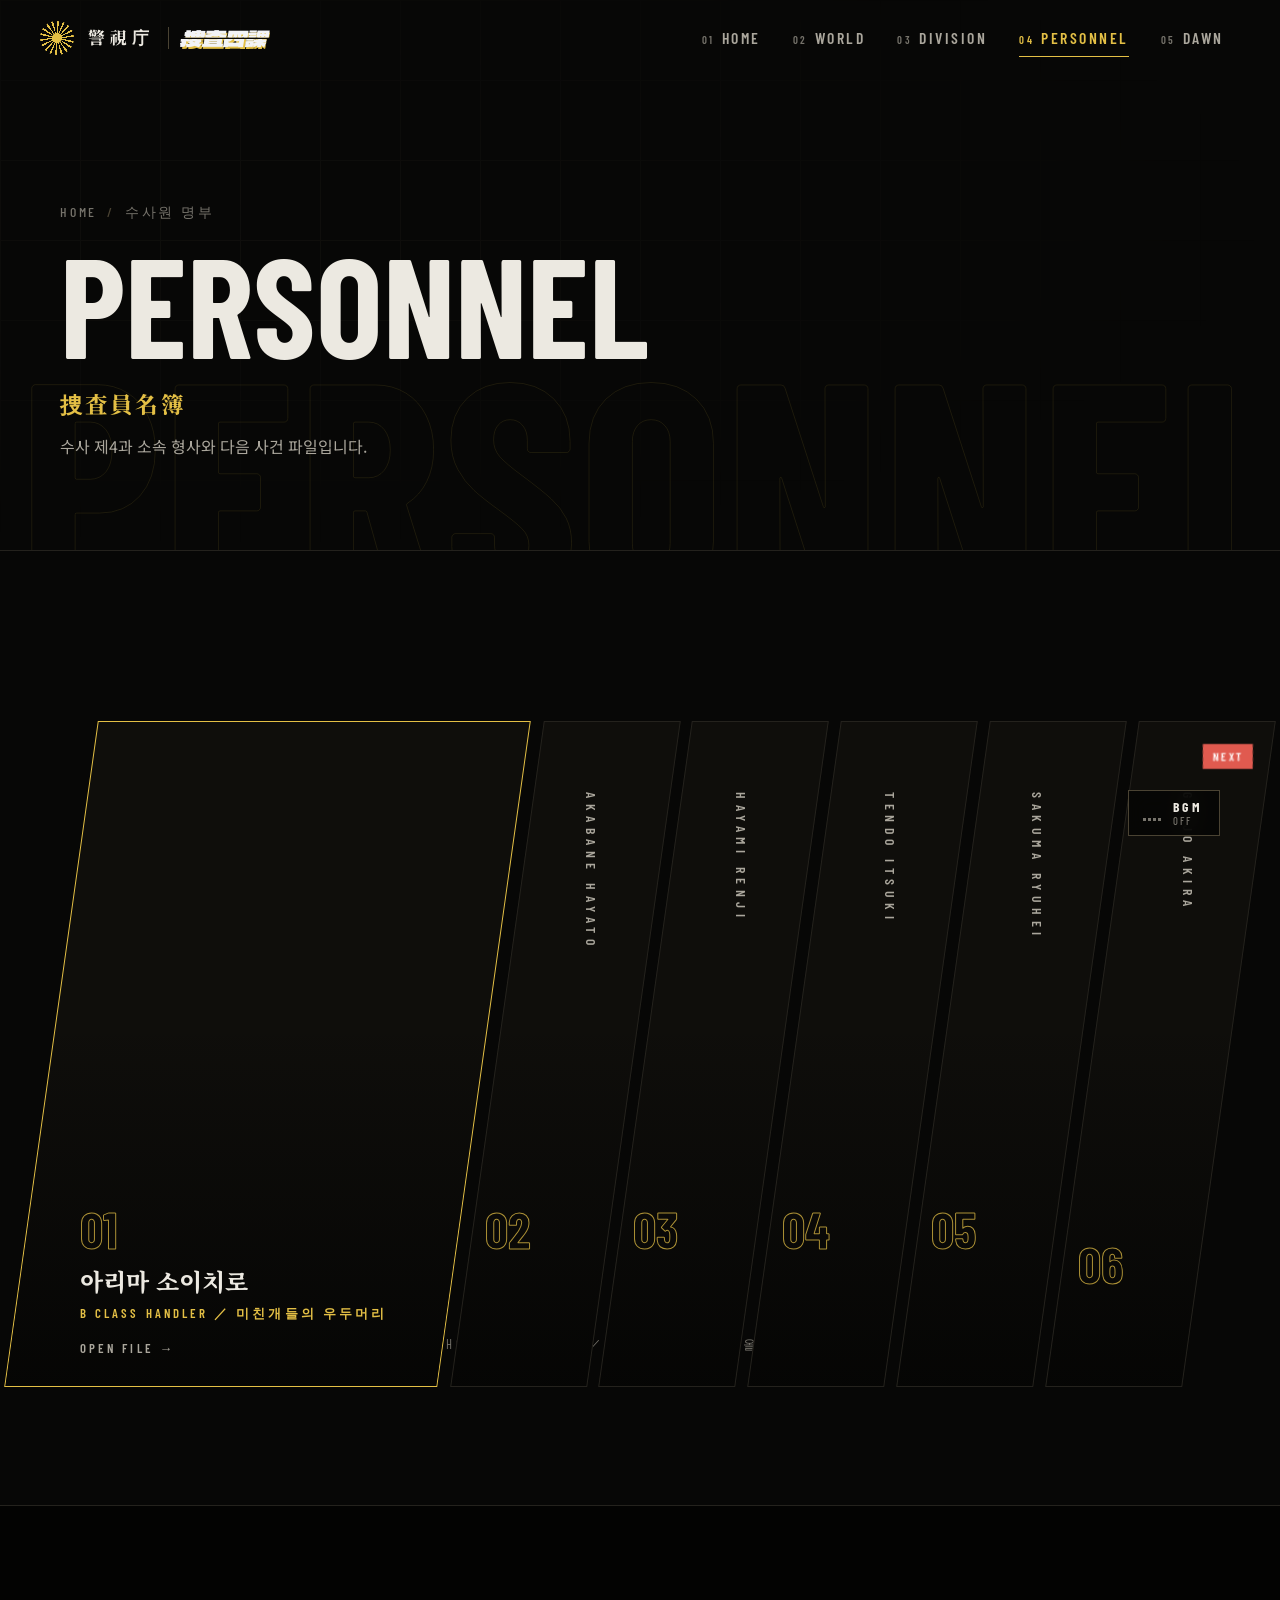
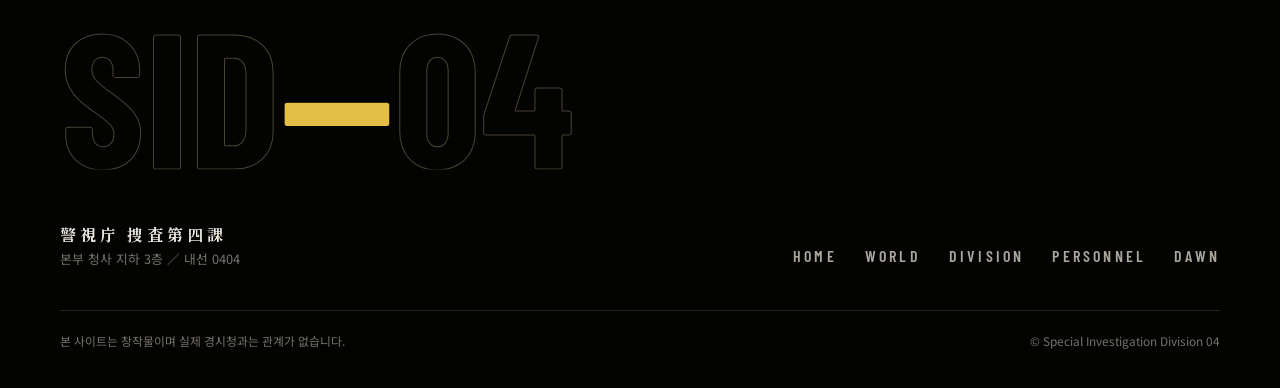
<file: roster.html>
<!DOCTYPE html>
<html lang="ko">
<head>
<meta charset="UTF-8">
<meta name="viewport" content="width=device-width, initial-scale=1">
<title>PERSONNEL ｜ 수사 4과</title>
<link rel="preconnect" href="https://fonts.googleapis.com">
<link rel="preconnect" href="https://fonts.gstatic.com" crossorigin>
<link href="https://fonts.googleapis.com/css2?family=Barlow+Condensed:wght@500;600;700&family=Dela+Gothic+One&family=Shippori+Mincho:wght@700;800&family=Noto+Serif+KR:wght@700;900&family=Noto+Sans+KR:wght@400;500;700&family=Noto+Sans+JP:wght@400;500;700&display=swap" rel="stylesheet">
<link rel="stylesheet" href="style.css?v=20261026b">
<link rel="stylesheet" href="faces.css?v=20261026b">
</head>
<body>
<div class="curtain" aria-hidden="true"><i></i><i></i><i></i><i></i><i></i><b></b></div>
<div class="dust" aria-hidden="true"></div>

<header class="gbar">
  <a class="gbrand" href="index.html" aria-label="警視庁 捜査四課 홈">
    <span class="emblem" aria-hidden="true"></span><span class="name">警視庁</span><span class="sep" aria-hidden="true"></span><div class="logo sm" role="img" aria-label="捜査四課"><div class="logo-word" aria-hidden="true"><div class="logo-half top"><span class="sh">捜査四課</span><span class="fg">捜査四課</span></div><div class="logo-half bot"><span class="sh">捜査四課</span><span class="fg">捜査四課</span></div><div class="logo-tape"><b>KEEP OUT ／ SID-04</b></div></div><div class="logo-sub" aria-hidden="true">TOKYO METROPOLITAN POLICE DEPT.</div></div>
  </a>
  <nav class="gnav" aria-label="주 메뉴"><a href="index.html"><i>01</i>HOME</a><a href="world.html"><i>02</i>WORLD</a><a href="about.html"><i>03</i>DIVISION</a><a href="roster.html" aria-current="page"><i>04</i>PERSONNEL</a><a href="dawn.html"><i>05</i>DAWN</a></nav>
  <button class="gmenu-btn" type="button" aria-expanded="false" aria-controls="gmenu" aria-label="메뉴 열기"><i></i><i></i></button>
</header>
<nav class="gmenu" id="gmenu" aria-label="모바일 메뉴"><a href="index.html">HOME<small>01 ／ 홈</small></a><a href="world.html">WORLD<small>02 ／ 세계관</small></a><a href="about.html">DIVISION<small>03 ／ 수사 4과</small></a><a href="roster.html" aria-current="page">PERSONNEL<small>04 ／ 수사원 명부</small></a><a href="dawn.html">DAWN<small>05 ／ 여명기관</small></a></nav>

<main>
  <section class="phead">
    <div class="grid" aria-hidden="true"></div>
    <span class="bgword" aria-hidden="true">PERSONNEL</span>
    <div class="wrap">
      <div class="crumb"><a href="index.html">HOME</a><i>/</i>수사원 명부</div>
      <h1 class="split">PERSONNEL</h1>
      <p class="ja">捜査員名簿</p>
      <p class="desc">수사 제4과 소속 형사와 다음 사건 파일입니다.</p>
    </div>
  </section>
  <section class="block" style="padding-top:90px">
  <div class="sel" data-stagger>
    <a class="on" href="arima.html" data-face="arima" style="--img:url(https://i.imgur.com/eVPmDS0.png)"><div class="img-bg"></div><div class="img"></div><div class="fade"></div><span class="vt">ARIMA SOICHIRO</span><div class="meta"><div class="num">01</div><div class="nm">아리마 소이치로</div><div class="rm">B CLASS HANDLER ／ 미친개들의 우두머리</div><span class="go">OPEN FILE →</span></div></a>
    <a href="hayato.html" data-face="hayato" style="--img:url(https://i.imgur.com/hTiQClF.png)"><div class="img-bg"></div><div class="img"></div><div class="fade"></div><span class="vt">AKABANE HAYATO</span><div class="meta"><div class="num">02</div><div class="nm">아카바네 하야토</div><div class="rm">S CLASS CHASER ／ 4과의 광견</div><span class="go">OPEN FILE →</span></div></a>
    <a href="renji.html" data-face="renji" style="--img:url(https://i.imgur.com/YAdehYs.png)"><div class="img-bg"></div><div class="img"></div><div class="fade"></div><span class="vt">HAYAMI RENJI</span><div class="meta"><div class="num">03</div><div class="nm">하야미 렌지</div><div class="rm">S CLASS CHASER ／ 4과에서 가장 가벼운 남자</div><span class="go">OPEN FILE →</span></div></a>
    <a href="itsuki.html" data-face="itsuki" style="--img:url(https://i.imgur.com/zacmJ2r.png)"><div class="img-bg"></div><div class="img"></div><div class="fade"></div><span class="vt">TENDO ITSUKI</span><div class="meta"><div class="num">04</div><div class="nm">텐도 이츠키</div><div class="rm">S CLASS HANDLER ／ 천재 정비사</div><span class="go">OPEN FILE →</span></div></a>
    <a href="sakuma.html" data-face="sakuma" style="--img:url(https://i.imgur.com/d9tq0cH.png)"><div class="img-bg"></div><div class="img"></div><div class="fade"></div><span class="vt">SAKUMA RYUHEI</span><div class="meta"><div class="num">05</div><div class="nm">사쿠마 류헤이</div><div class="rm">A CLASS CHASER ／ 4과의 유일한 상식인</div><span class="go">OPEN FILE →</span></div></a>
    <div class="sealed" tabindex="0" data-face="ginjo" style="--img:url(https://i.imgur.com/KWyclOl.png)"><div class="img-bg"></div><div class="img"></div><div class="fade"></div><span class="lock">NEXT</span><span class="vt">GINJO AKIRA</span><div class="meta"><div class="num">06</div><div class="nm">긴죠 아키라</div><div class="rm">NEXT CASE FILE ／ 銀城 彰</div></div></div>
  </div>
    <p class="sel-hint">HOVER TO SELECT ／ 인물에 마우스를 올려 보세요</p>
  </section>

</main>

<footer>
  <div class="wrap">
    <div class="fbig" aria-hidden="true" data-r>SID<span>—</span>04</div>
    <div class="frow">
      <div class="fmeta"><b>警視庁 捜査第四課</b>본부 청사 지하 3층 ／ 내선 0404</div>
      <nav class="flinks" aria-label="하단 메뉴"><a href="index.html">HOME</a><a href="world.html">WORLD</a><a href="about.html">DIVISION</a><a href="roster.html">PERSONNEL</a><a href="dawn.html">DAWN</a></nav>
    </div>
    <div class="fnote"><span>본 사이트는 창작물이며 실제 경시청과는 관계가 없습니다.</span><span>© Special Investigation Division 04</span></div>
  </div>
</footer>

<script src="script.js?v=20261026b"></script>
</body>
</html>
</file>
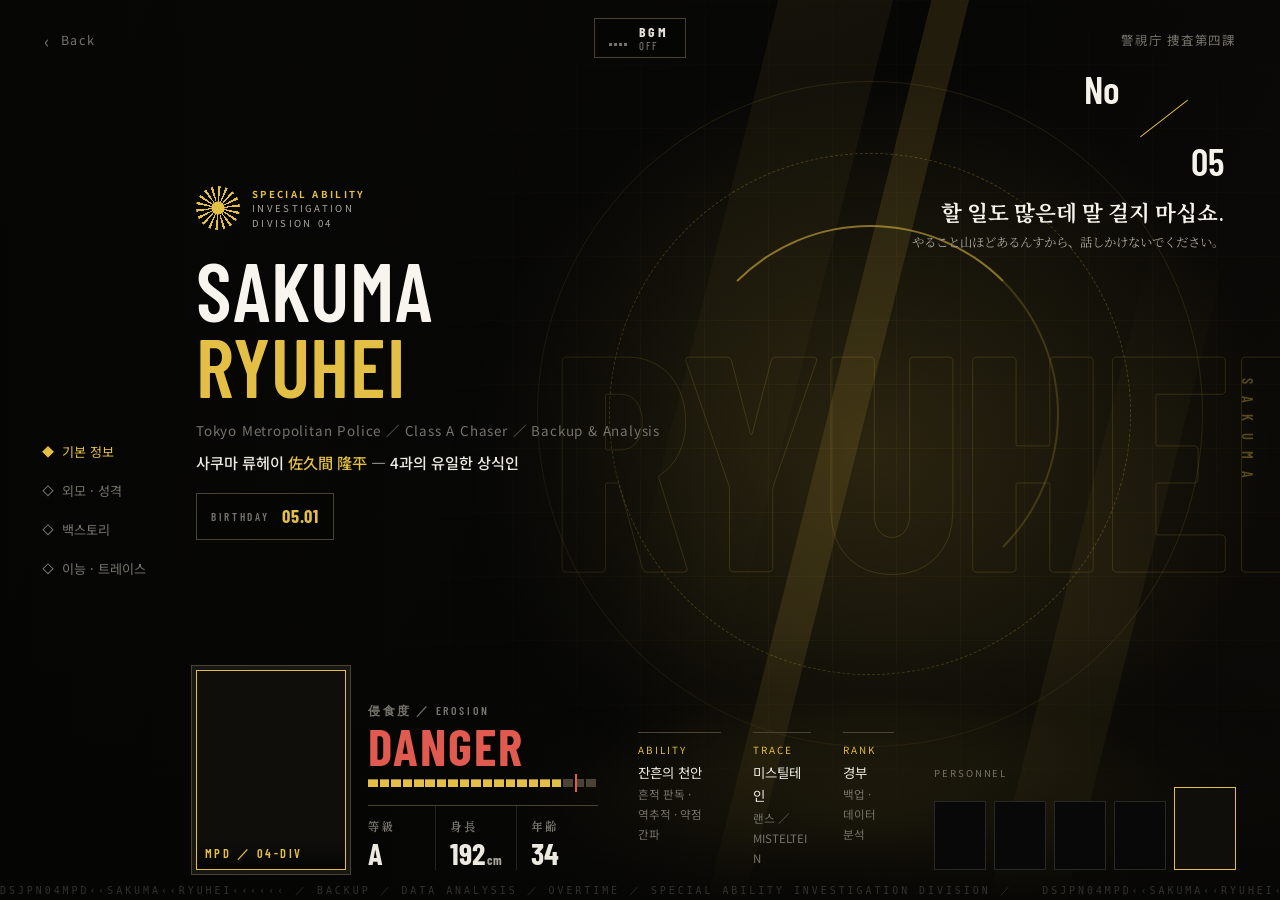
<file: sakuma.html>
<!DOCTYPE html>
<html lang="ko">
<head>
<meta charset="UTF-8">
<meta name="viewport" content="width=device-width, initial-scale=1">
<title>佐久間 隆平 ｜ PERSONNEL ｜ 수사 4과</title>
<link rel="preconnect" href="https://fonts.googleapis.com">
<link rel="preconnect" href="https://fonts.gstatic.com" crossorigin>
<link href="https://fonts.googleapis.com/css2?family=Barlow+Condensed:wght@500;600;700&family=Dela+Gothic+One&family=Shippori+Mincho:wght@700;800&family=Noto+Serif+KR:wght@700;900&family=Noto+Sans+KR:wght@400;500;700&family=Noto+Sans+JP:wght@400;500;700&display=swap" rel="stylesheet">
<link rel="stylesheet" href="style.css?v=20261026b">
<link rel="stylesheet" href="faces.css?v=20261026b">
</head>
<body class="stage-page">
<div class="curtain" aria-hidden="true"><i></i><i></i><i></i><i></i><i></i><b></b></div>
<main class="stage cut" style="--img:url(https://i.imgur.com/d9tq0cH.png)">
  <div class="st-bg" aria-hidden="true"></div>
  <div class="st-deco" aria-hidden="true"><span class="st-word">RYUHEI</span><span class="st-word2">SAKUMA</span><i class="st-slab s1"></i><i class="st-slab s2"></i><i class="st-slab s3"></i><i class="st-ring r1"></i><i class="st-ring r2"></i><i class="st-ring r3"></i><i class="st-glow"></i></div>
  <div class="st-img st-cut" role="img" aria-label="사쿠마 류헤이 반신 일러스트" style="--cut:url(https://i.imgur.com/q9moN05.png)"></div>
  <div class="st-shade" aria-hidden="true"></div>
  <i class="st-streak" aria-hidden="true"></i><i class="st-streak" aria-hidden="true"></i><i class="st-streak" aria-hidden="true"></i>
  <div class="st-dust" aria-hidden="true"><i style="left:0%;animation-duration:9s;animation-delay:0.0s"></i><i style="left:53%;animation-duration:16s;animation-delay:1.7s"></i><i style="left:6%;animation-duration:14s;animation-delay:3.4s"></i><i style="left:59%;animation-duration:12s;animation-delay:5.1s"></i><i style="left:12%;animation-duration:10s;animation-delay:6.8s"></i><i style="left:65%;animation-duration:17s;animation-delay:8.5s"></i><i style="left:18%;animation-duration:15s;animation-delay:1.2s"></i><i style="left:71%;animation-duration:13s;animation-delay:2.9s"></i><i style="left:24%;animation-duration:11s;animation-delay:4.6s"></i><i style="left:77%;animation-duration:9s;animation-delay:6.3s"></i><i style="left:30%;animation-duration:16s;animation-delay:8.0s"></i><i style="left:83%;animation-duration:14s;animation-delay:0.7s"></i><i style="left:36%;animation-duration:12s;animation-delay:2.4s"></i><i style="left:89%;animation-duration:10s;animation-delay:4.1s"></i><i style="left:42%;animation-duration:17s;animation-delay:5.8s"></i><i style="left:95%;animation-duration:15s;animation-delay:7.5s"></i><i style="left:48%;animation-duration:13s;animation-delay:0.2s"></i><i style="left:1%;animation-duration:11s;animation-delay:1.9s"></i></div>

  <div class="st-top">
    <a class="st-back" href="roster.html"><i>‹</i>Back</a>
    <a href="index.html">警視庁 捜査第四課</a>
  </div>
  <div class="st-no" aria-hidden="true"><span>No</span><b>05</b></div>
  <div class="st-quote"><p>할 일도 많은데 말 걸지 마십쇼.</p><small>やること山ほどあるんすから、話しかけないでください。</small></div>

  <div class="st-view" id="st-view" role="tabpanel" aria-labelledby="t-info">
    <div class="st-org"><div class="emblem" aria-hidden="true"></div><div><b>SPECIAL ABILITY</b>INVESTIGATION<br>DIVISION 04</div></div>
    <h1 class="st-name"><span>SAKUMA</span><span>RYUHEI</span></h1>
    <p class="st-en">Tokyo Metropolitan Police ／ Class A Chaser ／ Backup &amp; Analysis</p>
    <p class="st-ko">사쿠마 류헤이 <em>佐久間 隆平</em> ― 4과의 유일한 상식인</p>
    <p class="st-bday"><span>BIRTHDAY</span><b>05.01</b></p>
  </div>

  <ul class="st-menu" role="tablist" aria-label="캐릭터 정보">
    <li><button type="button" role="tab" id="t-info" aria-controls="st-view" aria-selected="true" data-tab="info">기본 정보</button></li>
    <li><button type="button" role="tab" id="t-look" aria-controls="p-look" aria-selected="false" data-tab="look">외모 · 성격</button></li>
    <li><button type="button" role="tab" id="t-story" aria-controls="p-story" aria-selected="false" data-tab="story">백스토리</button></li>
    <li><button type="button" role="tab" id="t-ability" aria-controls="p-ability" aria-selected="false" data-tab="ability">이능 · 트레이스</button></li>
  </ul>

    <section class="st-panel bare" id="p-look" role="tabpanel" aria-labelledby="t-look" hidden>
      <h2>외모 · 성격<small>APPEARANCE ／ PERSONALITY</small></h2>
      <h3>外見 ／ 외모</h3>
      <p>192cm의 장신과 조금 슬렌더한 근육질 체형. 항상 단추를 두어 개 푼 헐렁한 셔츠에 비뚤어지든 말든 대충 맨 넥타이, 흘러내린 짙은 색 정장 자켓과 정장 바지, 구두. 왼손 중지에 반지형 침식도 측정 장비를 착용 중이다.</p>
      <p>서류 작업이나 디지털 작업을 할 때만 시력 교정용 검은테 안경을 쓴다. 사무실에서는 삼선 슬리퍼를 끌고 다니다가 현장에 나갈 일이 생겨야 구두로 갈아 신는 편. 보이지 않는 곳에 얕은 흉터가 있으나 많지는 않다. 퇴폐적인 인상의 미남.</p>
      <p>하얀 피부. 눈 바로 위에 오는 앞머리, 아래로 내려 묶은 견갑골까지 오는 약한 곱슬기의 짙은 녹발. 눈꼬리가 처진, 안광 없는 검은 눈동자. 다크서클이 짙게 내려와 있어 늘 피곤해 보이고, 눈은 항상 반쯤 풀려 있다. 야근이 잦아 대체로 피로로 인상을 쓰고 있지만 딱히 화난 건 아니다.</p>
      <p>어딜 봐도 자다 깬 것 같은 인상. 외양에 신경 쓰지 않는 듯 묶은 머리카락 사이로 잔머리가 이리저리 삐져나와 있고, 머리끈은 대체로 검은색 싸구려 고무줄이다. 사복은 캐주얼 스타일.</p>
      <dl class="modes"><div><dt>体香 ／ 체향</dt><dd>설탕 특유의 달큰한 향기에 겹쳐지는 샌달우드 향</dd></div></dl>
      <h3>性格 ／ 성격</h3>
      <p>예민하고 날카롭다. 독설을 입에 달고 살며, 제정신이 아닌 짓에는 혐오감을 드러내는 데 거리낌이 없다. 소시민적이고 정상인의 범주에 있는 인간이라, 수사 4과에 문제가 생기면 속으로 진저리를 치는 상식인 위치.</p>
      <p>머리가 좋아 상황 판단이 빠르고, 냉소적이며 사고방식이 현실적이다. 아리마를 제외한 4과 반원들을 미친놈 취급한다. 늘 야근에 시달려 피곤하고 귀찮음이 몸에 배어서, 아리마 소이치로조차 세 번 이상 부르지 않으면 잘 대답하지 않는다. 반원들이 장난으로 사쿠마에게는 농담 기능이 탑재되어 있지 않다고 말할 정도로 건조한 부류.</p>
    </section>
    <section class="st-panel bare" id="p-story" role="tabpanel" aria-labelledby="t-story" hidden>
      <h2>백스토리<small>BACKSTORY</small></h2>
      <p>복도 끝에서 엘리베이터 도착 벨이 울린 건 그때였다. 경비 순찰이라면 발소리가 들렸어야 했는데, 복도는 조용했다. 반쯤 열린 문가에 사람이 하나 서 있었다. 손에 든 서류봉투에는 방금 서랍에 넣은 것과 같은 인사과 직인이 찍혀 있었고, 목에 건 출입증 끈에는 아직 임시 방문자 태그가 매달려 있었다. 봉투 모서리가 구겨져 있었다. 오는 내내 손에 쥐고 있었던 자국이었다.</p>
      <p>그 순간 하루 종일 이명처럼 깔려 있던 머릿속 웅성거림이 반 칸쯤 낮아졌다. 누가 라디오 볼륨을 살짝 돌린 것 같았다. 설탕이 이제야 도나. 류헤이는 그렇게 넘기기로 하고 안경을 벗어 보고서 위에 내려놓았다.</p>
      <div class="quote"><p class="ja">「……ハンドラーの方っすか。有馬さんから聞いてるっす。メモ一枚で、っすけど。」</p><p class="ko">……핸들러 쪽임까. 아리마 씨한테 들었슴다. 메모 한 장으로긴 하지만.</p></div>
      <p>의자 바퀴가 바닥을 긁으며 밀려났다. 일어서서 사무실 한가운데 배관 밑을 지날 때는 고개를 습관처럼 한 번 숙였다. 이 층에서 몇 년을 지내며 이마로 배운 동선이었다. 손을 뻗어도 닿지 않을 만큼의 거리에서 걸음을 멈췄다.</p>
      <div class="quote"><p class="ja">「着任は明日付って書いてあったんすけどね。……ああ、もう今日か。」</p><p class="ko">부임은 내일 자로 적혀 있었는데 말임다. ……아, 벌써 오늘인가.</p></div>
      <p>탕비실의 낡은 커피메이커에는 지난달부터 고장 수리 요망이라는 종이가 붙어 있었다. 냉장고에서 캔커피 두 개를 꺼내 잠깐 번갈아 보다가, 연유가 든 단 쪽은 제 책상에 두고 블랙을 문 옆 빈 책상 위에 내려놓았다. 손에 직접 건네지는 않았다. 석 달 전까지 누군가 쓰던 자리였고, 탁상 달력은 아직 여름에 멈춰 있었다. 의자에 쌓인 먼지를 셔츠 소매로 대충 훑어 냈다. 소매 끝이 회색으로 변했지만 들여다보지는 않았다.</p>
      <div class="quote"><p class="ja">「コーヒーメーカーは死んでるんで、これで勘弁してください。同調確認は朝でいいっす。こんな時間にやるもんじゃないんで。」</p><p class="ko">커피메이커는 죽어 있어서, 이걸로 봐주십쇼. 동조 확인은 아침에 해도 됨다. 이런 시간에 할 게 아니라서.</p></div>
      <p>왼손 안쪽에서 반지가 미세하게 진동했다. 손바닥을 뒤집어 보니 숫자가 아까보다 한 칸 내려와 있었다. 설탕 하나로 이렇게 떨어진 적은 없었다. 잘못 봤겠지. 새벽 두 시가 넘으면 숫자도 눈도 믿을 게 못 됐다. 류헤이는 반지를 다시 돌리고 자리로 돌아가 캔 고리를 땄다. 칙, 하는 소리와 함께 단내가 올라왔다. 복도 끝 자판기가 낮게 웅웅거렸다. 아무도 동전을 넣지 않는 새벽에도 그 불빛만은 꺼지지 않고 빈 복도를 혼자 비추고 있었다. 류헤이는 한 모금 마신 뒤, 문가에 아직 사람이 서 있는 걸 확인하고 짧게 숨을 내쉬었다.</p>
      <div class="quote"><p class="ja">「……で、帰らないんすか。終電、もうないっすけど。」</p><p class="ko">……그래서, 안 가심까. 막차 이제 없슴다.</p></div>
    </section>
    <section class="st-panel bare" id="p-ability" role="tabpanel" aria-labelledby="t-ability" hidden>
      <h2>이능 · 트레이스<small>ABILITY ／ TRACE</small></h2>
      <h3>能力 ／ 이능</h3>
      <p class="big">잔흔의 천안 <span>A급</span></p>
      <p>현장에 남은 미세한 기억과 잔류사념 등의 흔적을 읽어 내어, 대상의 이동 경로와 출현 당시의 정황, 잔류 사념을 역추적하는 이능. 현재로부터 더 먼 과거의 잔류 사념을 읽을수록 침식도가 기하급수적으로 오른다.</p>
      <p>이능의 특성상 트레이스를 거치지 못할 때가 많아 침식도 관리에 어려움을 겪는다. 전투 시에는 읽어 낸 흔적에서 대상의 핵과 균열 지점을 간파해 그 자리에 이능을 직접 꽂아 넣으며, 흔적을 오래 읽을수록 타격은 정확하고 치명적이 된다.</p>
      <h3>武装 ／ 트레이스</h3>
      <p class="big">미스틸테인 <span>MISTELTEIN ／ 랜스</span></p>
      <p>시안색 기하학 무늬가 새겨진 거대한 흰색 랜스(마상창). 창 자체가 큰 편으로 약 160cm. 느리지만 묵직한 공격을 꽂아 넣는 데 특화되어 있으며, 무기 자체의 예리함은 상상을 초월한다.</p>
      <dl class="modes"><div><dt>近接 ／ 근접전</dt><dd>전투 직전 짧은 순간 집중해 약점을 간파한 뒤, 단 한 번의 관통상으로 전투를 강제 종료시킨다. 이능으로 훑어 낸 약점은 틀리는 법이 없어 공격은 항상 치명상이 된다.</dd></div><div><dt>遠距離 ／ 원거리전</dt><dd>미스틸테인의 거대한 몸체를 단숨에 투척해 멀리 있는 적의 도주로를 차단하거나 사살한다. 물론 그 뒤에 주우러 가는 걸 굉장히 귀찮아한다.</dd></div></dl>
    </section>

  <div class="st-hud">
    <div class="st-card">
      <div class="st-id" data-face="sakuma" style="background-image:url(https://i.imgur.com/YbM63P8.png)" role="img" aria-label="사쿠마 류헤이 신분증 사진"><span>MPD ／ 04-DIV</span></div>
      <div class="st-data">
        <div class="ero danger"><small>侵食度 ／ EROSION</small><b>DANGER</b><div class="ebar"><i></i><s></s></div></div>
        <dl>
          <div><dt>等級</dt><dd>A</dd></div>
          <div><dt>身長</dt><dd>192<small>cm</small></dd></div>
          <div><dt>年齢</dt><dd>34</dd></div>
        </dl>
      </div>
    </div>
    <div class="st-info">
      <div><small>ABILITY</small><p>잔흔의 천안</p><span>흔적 판독 · 역추적 · 약점 간파</span></div>
      <div><small>TRACE</small><p>미스틸테인</p><span>랜스 ／ MISTELTEIN</span></div>
      <div><small>RANK</small><p>경부</p><span>백업 · 데이터 분석</span></div>
    </div>
    <div>
      <small class="st-others-label">PERSONNEL</small>
      <div class="st-others">
        <a href="arima.html" data-face="arima" aria-label="아리마 소이치로" style="background-image:url(https://i.imgur.com/agVr4YO.png)"></a>
        <a href="hayato.html" data-face="hayato" aria-label="아카바네 하야토" style="background-image:url(https://i.imgur.com/ChLbR9o.png)"></a>
        <a href="renji.html" data-face="renji" aria-label="하야미 렌지" style="background-image:url(https://i.imgur.com/8L87IQa.png)"></a>
        <a href="itsuki.html" data-face="itsuki" aria-label="텐도 이츠키" style="background-image:url(https://i.imgur.com/JcWxi3h.png)"></a>
        <a class="cur" href="sakuma.html" data-face="sakuma" aria-label="사쿠마 류헤이 (현재)" style="background-image:url(https://i.imgur.com/YbM63P8.png)"></a>
      </div>
    </div>
  </div>
  <div class="st-mrz" aria-hidden="true"><div><span>DSJPN04MPD‹‹SAKUMA‹‹RYUHEI‹‹‹‹‹‹ ／ BACKUP ／ DATA ANALYSIS ／ OVERTIME ／ SPECIAL ABILITY INVESTIGATION DIVISION ／</span><span>DSJPN04MPD‹‹SAKUMA‹‹RYUHEI‹‹‹‹‹‹ ／ BACKUP ／ DATA ANALYSIS ／ OVERTIME ／ SPECIAL ABILITY INVESTIGATION DIVISION ／</span><span>DSJPN04MPD‹‹SAKUMA‹‹RYUHEI‹‹‹‹‹‹ ／ BACKUP ／ DATA ANALYSIS ／ OVERTIME ／ SPECIAL ABILITY INVESTIGATION DIVISION ／</span><span>DSJPN04MPD‹‹SAKUMA‹‹RYUHEI‹‹‹‹‹‹ ／ BACKUP ／ DATA ANALYSIS ／ OVERTIME ／ SPECIAL ABILITY INVESTIGATION DIVISION ／</span></div></div>
</main>

<script>
(function () {
  var tabs = document.querySelectorAll('[data-tab]');
  var stage = document.querySelector('.stage');
  function show(key) {
    tabs.forEach(function (t) { t.setAttribute('aria-selected', String(t.dataset.tab === key)); });
    document.getElementById('st-view').hidden = key !== 'info';
    document.querySelectorAll('.st-panel').forEach(function (p) {
      p.hidden = p.id !== 'p-' + key;
      if (!p.hidden) p.scrollTop = 0;
    });
    stage.classList.toggle('reading', key !== 'info');
    if (history.replaceState) history.replaceState(null, '', key === 'info' ? location.pathname : '#' + key);
  }
  tabs.forEach(function (t) { t.addEventListener('click', function () { show(t.dataset.tab); }); });
  var start = location.hash.slice(1);
  if (document.getElementById('p-' + start)) show(start);

  var cnt = document.querySelector('[data-count]');
  if (cnt) {
    var end = +cnt.dataset.count, t0 = null;
    if (matchMedia('(prefers-reduced-motion: reduce)').matches) cnt.textContent = end;
    else setTimeout(function () {
      requestAnimationFrame(function step(ts) {
        t0 = t0 || ts; var k = Math.min((ts - t0) / 1600, 1);
        cnt.textContent = Math.round(end * (1 - Math.pow(1 - k, 3)));
        if (k < 1) requestAnimationFrame(step);
      });
    }, 1800);
  }

  var img = document.querySelector('.st-img');
  if (!matchMedia('(prefers-reduced-motion: reduce)').matches && matchMedia('(pointer:fine) and (min-width:901px)').matches) {
    stage.addEventListener('mousemove', function (e) {
      var x = e.clientX / innerWidth - .5, y = e.clientY / innerHeight - .5;
      img.style.transform = 'translate(' + (-x * 18) + 'px,' + (-y * 10) + 'px)';
    });
  }
})();
</script>
<script src="script.js?v=20261026b"></script>
</body>
</html>
</file>
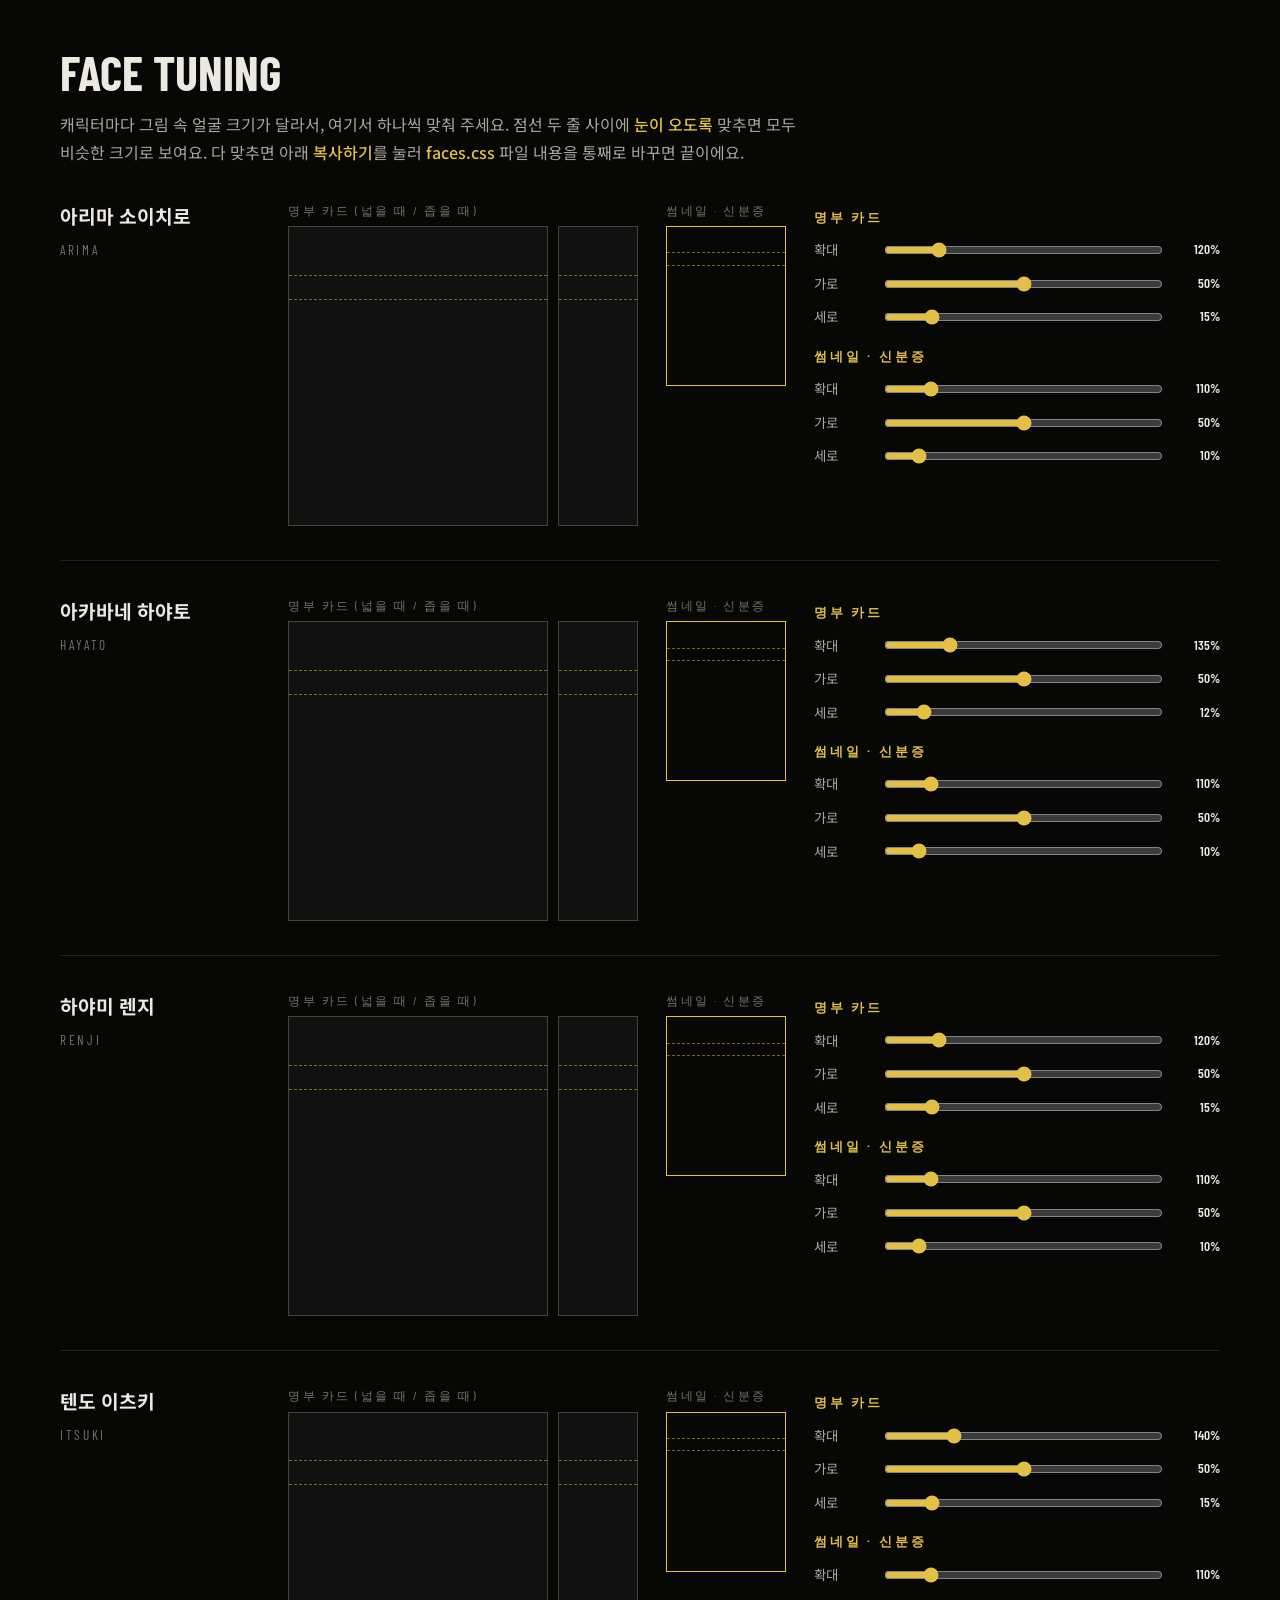
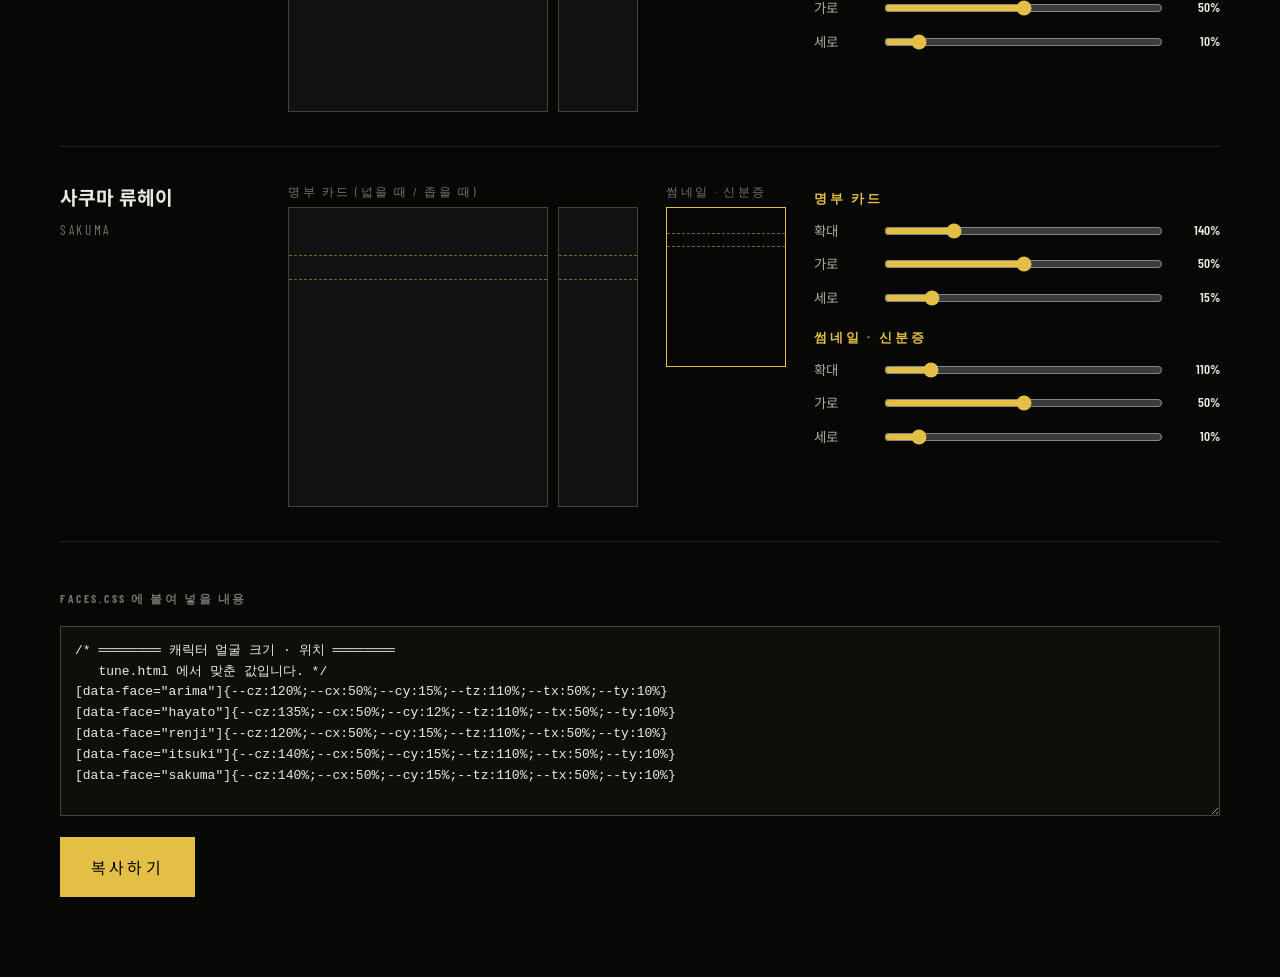
<file: tune.html>
<!DOCTYPE html>
<html lang="ko">
<head>
<meta charset="UTF-8">
<meta name="viewport" content="width=device-width, initial-scale=1">
<title>얼굴 크기 맞추기 ｜ 수사 4과</title>
<meta name="robots" content="noindex">
<link rel="preconnect" href="https://fonts.googleapis.com">
<link rel="preconnect" href="https://fonts.gstatic.com" crossorigin>
<link href="https://fonts.googleapis.com/css2?family=Barlow+Condensed:wght@600;700&family=Noto+Sans+KR:wght@400;500;700&display=swap" rel="stylesheet">
<link rel="stylesheet" href="style.css?v=20261026b">
<link rel="stylesheet" href="faces.css?v=20261026b">
<style>
  body{padding:48px 0 80px}
  h1{font-family:var(--cond);font-weight:700;font-size:3rem;line-height:1}
  .guide{margin-top:14px;color:var(--sub);max-width:46em}
  .guide b{color:var(--yellow);font-weight:500}
  .row{display:grid;grid-template-columns:200px auto auto minmax(260px,1fr);gap:28px;align-items:start;padding:34px 0;border-bottom:1px solid var(--line)}
  .who b{display:block;font-size:1.2rem}
  .who small{font-family:var(--cond);letter-spacing:.2em;color:var(--muted)}
  .pv-label{display:block;margin-bottom:6px;font-family:var(--cond);font-size:.72rem;letter-spacing:.22em;color:var(--muted)}
  .cards{display:flex;gap:10px}
  .pv-card{position:relative;height:300px;border:1px solid var(--line-2);background:#111 no-repeat;overflow:hidden}
  .pv-card.wide{width:260px}.pv-card.narrow{width:80px}
  .pv-card{background-image:var(--img);background-size:auto var(--cz);background-position:var(--cx) var(--cy)}
  .pv-thumb{position:relative;width:120px;aspect-ratio:3/4;border:1px solid var(--yellow);background-image:var(--timg);background-repeat:no-repeat;background-size:auto var(--tz);background-position:var(--tx) var(--ty)}
  .guide-line{position:absolute;left:0;right:0;border-top:1px dashed rgba(227,191,69,.5);pointer-events:none}
  .ctrl{display:grid;gap:10px}
  .ctrl h4{font-family:var(--cond);font-size:.8rem;letter-spacing:.22em;color:var(--yellow);margin-top:6px}
  .ctrl label{display:grid;grid-template-columns:4.5em 1fr 3.5em;gap:10px;align-items:center;font-size:.84rem;color:var(--sub)}
  .ctrl output{font-family:var(--cond);font-weight:600;color:var(--text);text-align:right}
  .ctrl input{accent-color:var(--yellow)}
  .out{margin-top:46px}
  .out textarea{width:100%;height:190px;margin-top:12px;padding:14px;border:1px solid var(--line-2);background:var(--bg-2);color:var(--text);font:13px/1.6 ui-monospace,Menlo,monospace}
  .out .btn{margin-top:14px;cursor:pointer;font:inherit}
  .done{margin-left:14px;color:var(--yellow);opacity:0;transition:opacity .3s}
  .done.show{opacity:1}
  @media (max-width:900px){.row{grid-template-columns:1fr}}
</style>
</head>
<body>
<main class="wrap">
  <h1>FACE TUNING</h1>
  <p class="guide">캐릭터마다 그림 속 얼굴 크기가 달라서, 여기서 하나씩 맞춰 주세요. 점선 두 줄 사이에 <b>눈이 오도록</b> 맞추면 모두 비슷한 크기로 보여요. 다 맞추면 아래 <b>복사하기</b>를 눌러 <b>faces.css</b> 파일 내용을 통째로 바꾸면 끝이에요.</p>

  <div id="rows"></div>

  <section class="out">
    <h4 class="pv-label">FACES.CSS 에 붙여 넣을 내용</h4>
    <textarea id="code" readonly aria-label="faces.css 내용"></textarea>
    <button class="btn primary" type="button" id="copy">복사하기</button><span class="done" id="done">복사됐어요</span>
  </section>
</main>

<script>
(function () {
  var people = [
    { id: 'arima',  ko: '아리마 소이치로', en: 'ARIMA',  card: 'https://i.imgur.com/eVPmDS0.png', thumb: 'https://i.imgur.com/agVr4YO.png' },
    { id: 'hayato', ko: '아카바네 하야토', en: 'HAYATO', card: 'https://i.imgur.com/hTiQClF.png', thumb: 'https://i.imgur.com/ChLbR9o.png' },
    { id: 'renji',  ko: '하야미 렌지',     en: 'RENJI',  card: 'https://i.imgur.com/YAdehYs.png', thumb: 'https://i.imgur.com/8L87IQa.png' },
    { id: 'itsuki', ko: '텐도 이츠키',     en: 'ITSUKI', card: 'https://i.imgur.com/zacmJ2r.png', thumb: 'https://i.imgur.com/JcWxi3h.png' },
    { id: 'sakuma', ko: '사쿠마 류헤이',   en: 'SAKUMA', card: 'https://i.imgur.com/d9tq0cH.png', thumb: 'https://i.imgur.com/YbM63P8.png' }
  ];
  var keys = [
    ['cz', '확대', 60, 400, '%'], ['cx', '가로', 0, 100, '%'], ['cy', '세로', 0, 100, '%'],
    ['tz', '확대', 60, 400, '%'], ['tx', '가로', 0, 100, '%'], ['ty', '세로', 0, 100, '%']
  ];
  var rows = document.getElementById('rows');
  var code = document.getElementById('code');
  var state = {};

  // 지금 faces.css 에 저장된 값을 읽어 와서 시작값으로 쓴다
  people.forEach(function (p) {
    var probe = document.createElement('div');
    probe.setAttribute('data-face', p.id);
    probe.hidden = true;
    document.body.appendChild(probe);
    var cs = getComputedStyle(probe);
    state[p.id] = {};
    keys.forEach(function (k) {
      var v = parseFloat(cs.getPropertyValue('--' + k[0]));
      state[p.id][k[0]] = isNaN(v) ? (k[0].slice(1) === 'z' ? 120 : 50) : v;
    });
    probe.remove();
  });

  function slider(p, k) {
    return '<label>' + k[1] + '<input type="range" min="' + k[2] + '" max="' + k[3] + '" step="1" value="' + state[p.id][k[0]] +
      '" data-p="' + p.id + '" data-k="' + k[0] + '"><output>' + state[p.id][k[0]] + '%</output></label>';
  }
  var lines = '<i class="guide-line" style="top:16%"></i><i class="guide-line" style="top:24%"></i>';
  rows.innerHTML = people.map(function (p) {
    return '<div class="row" id="r-' + p.id + '" style="--img:url(' + p.card + ');--timg:url(' + p.thumb + ')">' +
      '<div class="who"><b>' + p.ko + '</b><small>' + p.en + '</small></div>' +
      '<div><span class="pv-label">명부 카드 (넓을 때 / 좁을 때)</span><div class="cards"><div class="pv-card wide">' + lines + '</div><div class="pv-card narrow">' + lines + '</div></div></div>' +
      '<div><span class="pv-label">썸네일 · 신분증</span><div class="pv-thumb">' + lines + '</div></div>' +
      '<div class="ctrl"><h4>명부 카드</h4>' + keys.slice(0, 3).map(function (k) { return slider(p, k); }).join('') +
      '<h4>썸네일 · 신분증</h4>' + keys.slice(3).map(function (k) { return slider(p, k); }).join('') + '</div></div>';
  }).join('');

  function apply() {
    var css = '/* ════════ 캐릭터 얼굴 크기 · 위치 ════════\n   tune.html 에서 맞춘 값입니다. */\n';
    people.forEach(function (p) {
      var s = state[p.id], row = document.getElementById('r-' + p.id);
      keys.forEach(function (k) { row.style.setProperty('--' + k[0], s[k[0]] + '%'); });
      css += '[data-face="' + p.id + '"]{' + keys.map(function (k) { return '--' + k[0] + ':' + s[k[0]] + '%'; }).join(';') + '}\n';
    });
    code.value = css;
  }
  rows.addEventListener('input', function (e) {
    var t = e.target;
    if (!t.dataset.p) return;
    state[t.dataset.p][t.dataset.k] = +t.value;
    t.nextElementSibling.textContent = t.value + '%';
    apply();
  });
  document.getElementById('copy').addEventListener('click', function () {
    code.select();
    var ok = function () { var d = document.getElementById('done'); d.classList.add('show'); setTimeout(function () { d.classList.remove('show'); }, 1800); };
    if (navigator.clipboard) navigator.clipboard.writeText(code.value).then(ok, function () { document.execCommand('copy'); ok(); });
    else { document.execCommand('copy'); ok(); }
  });
  apply();
})();
</script>
</body>
</html>
</file>
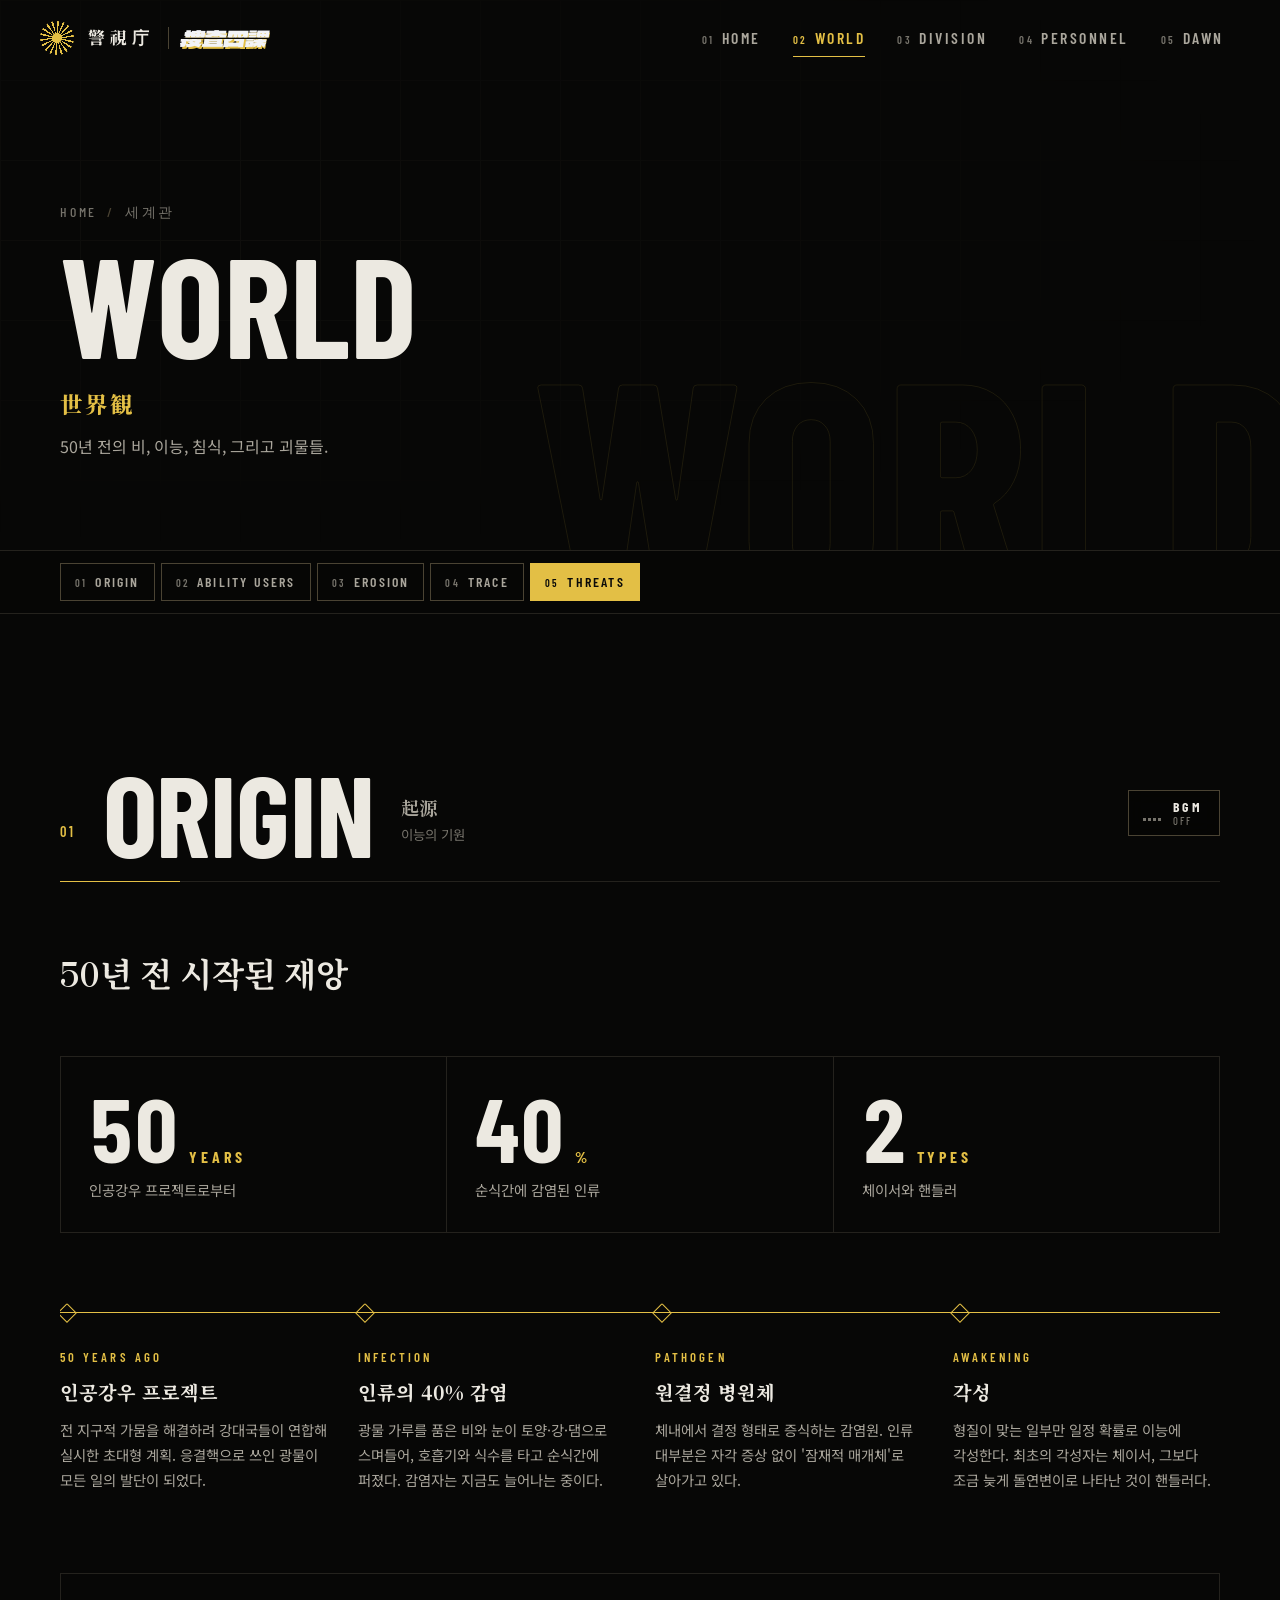
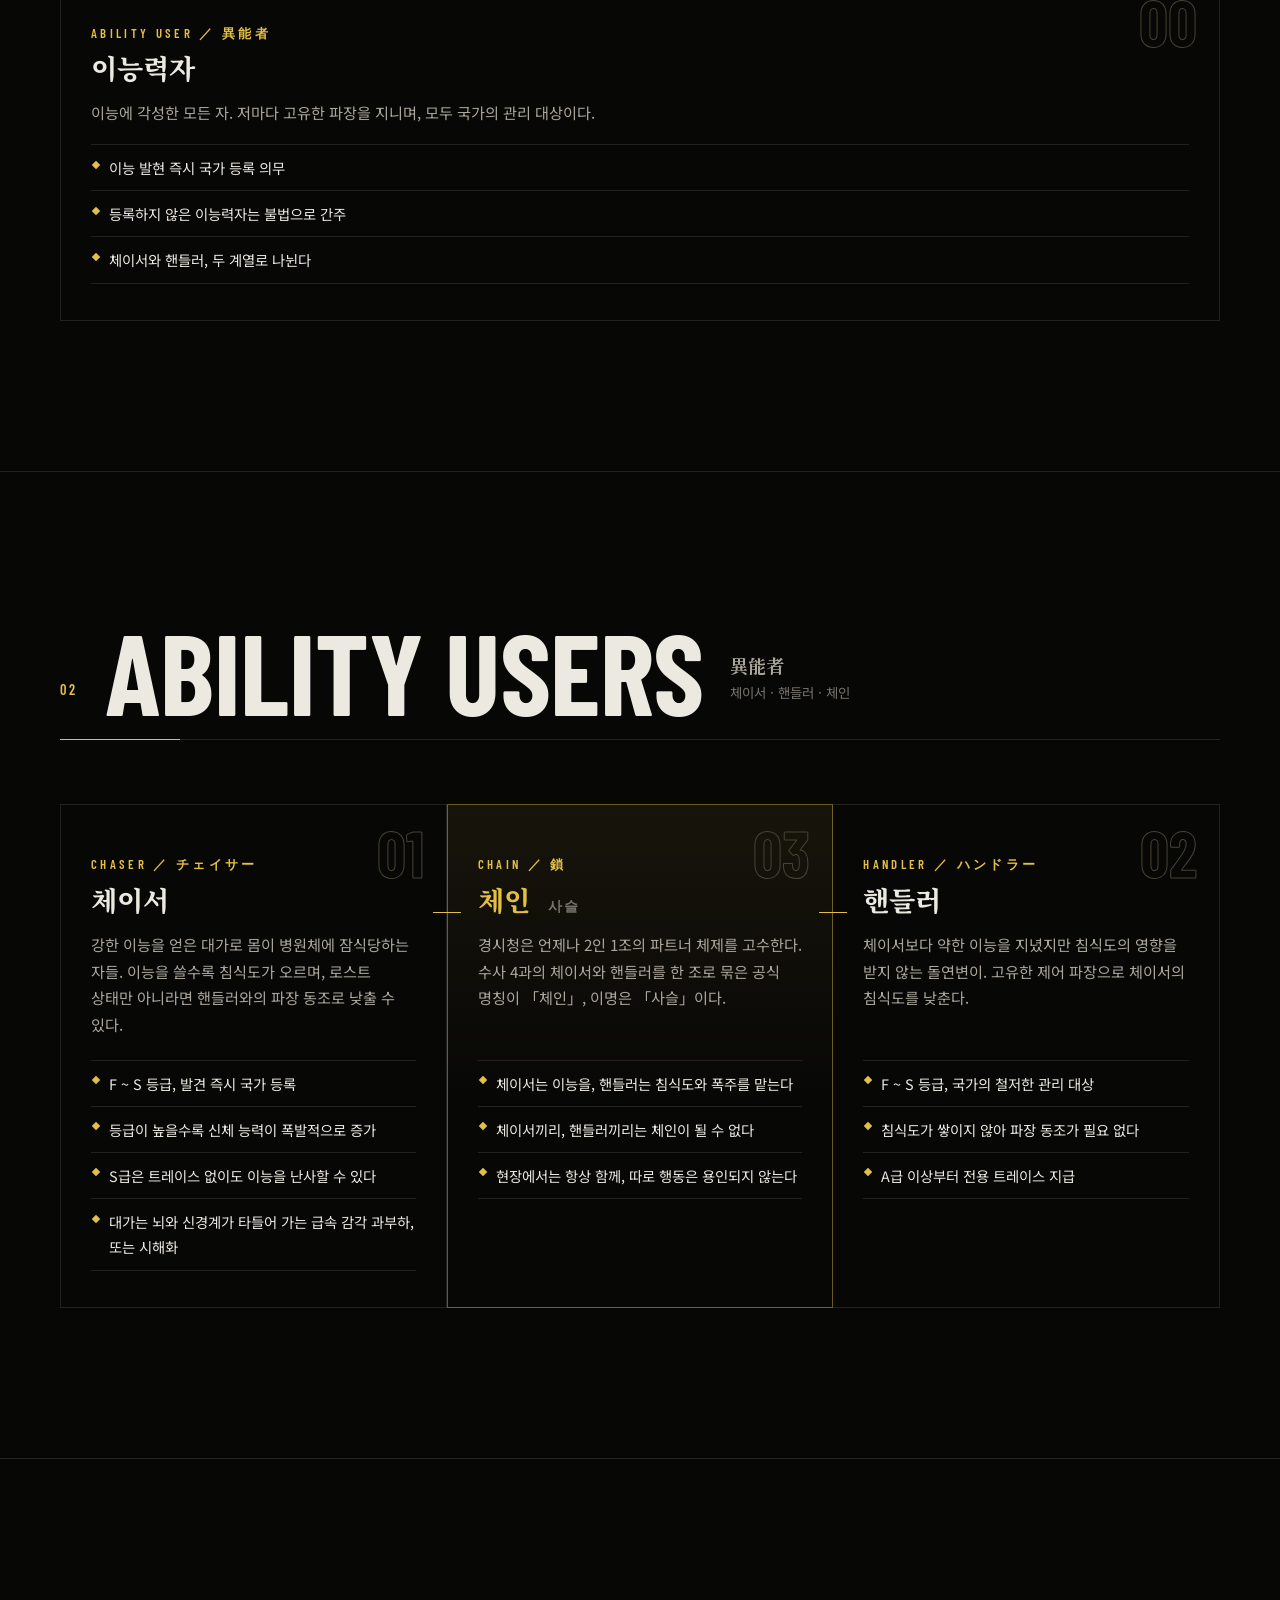
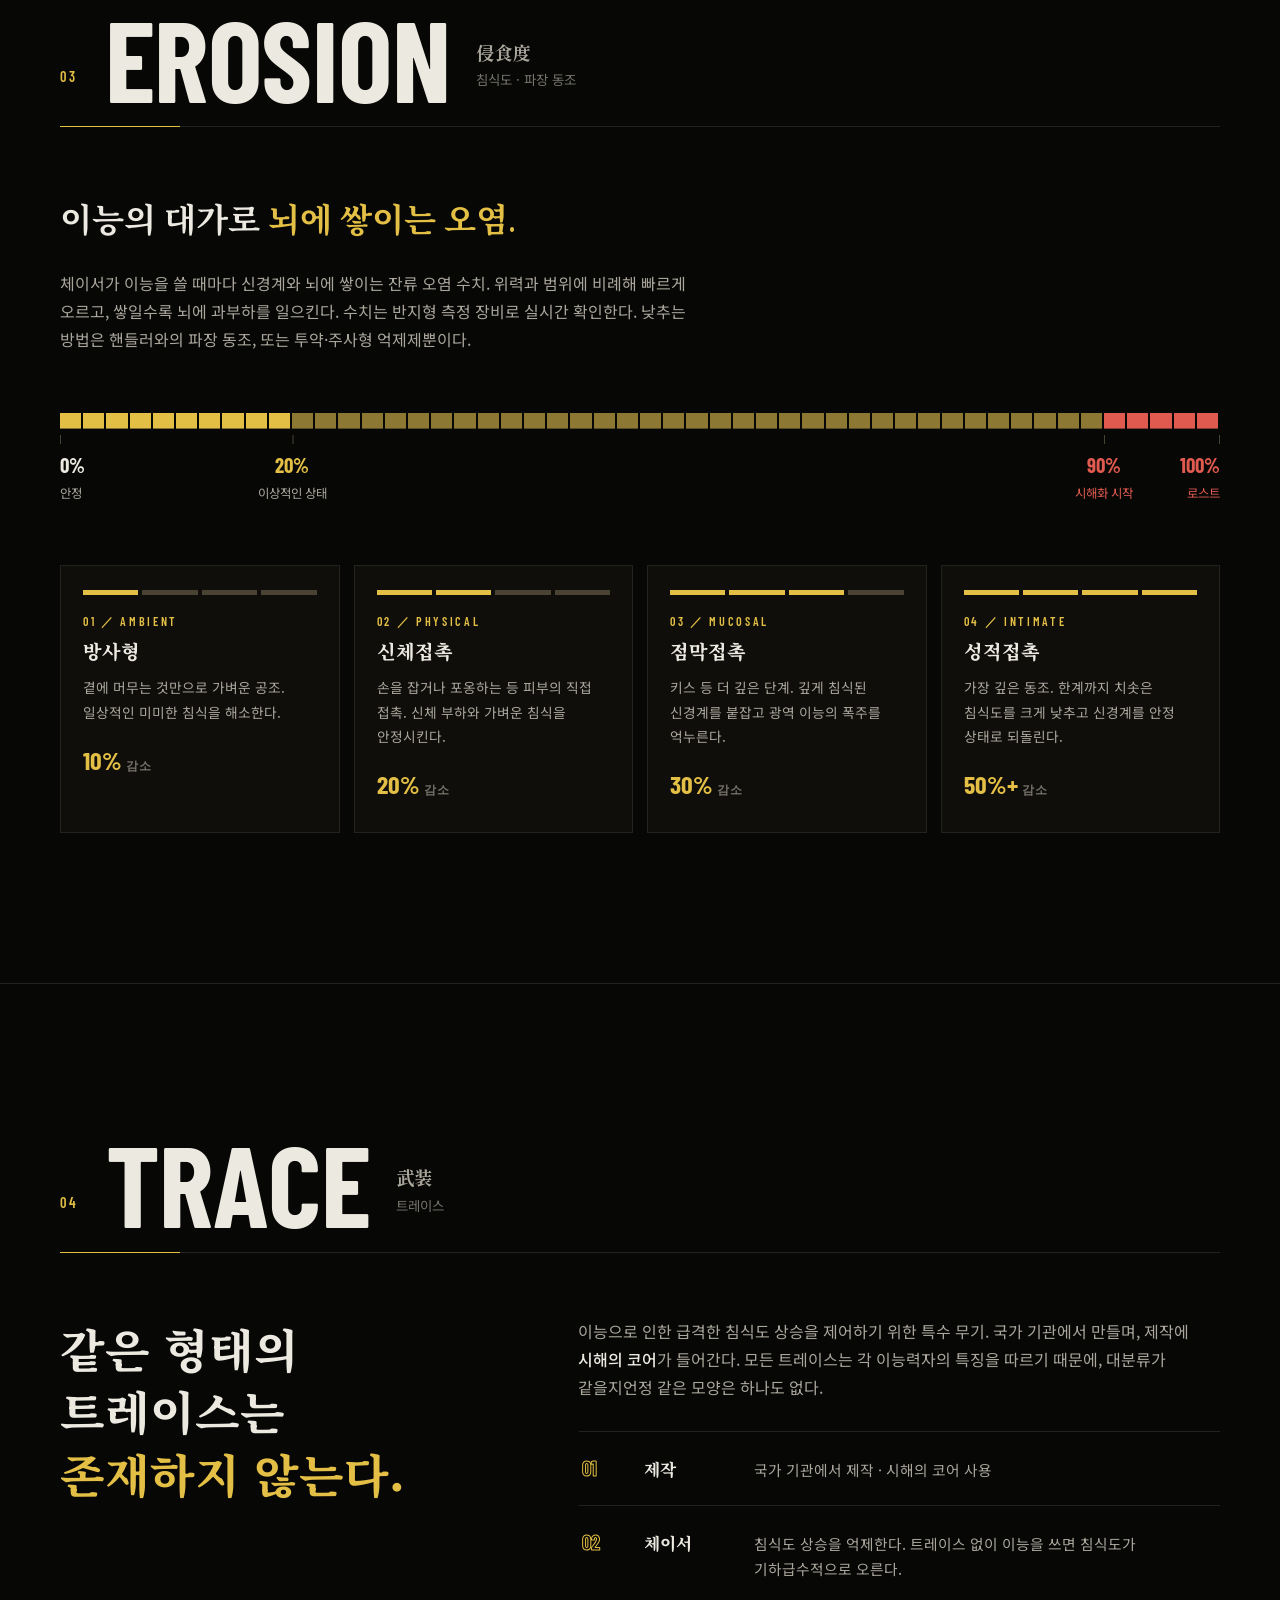
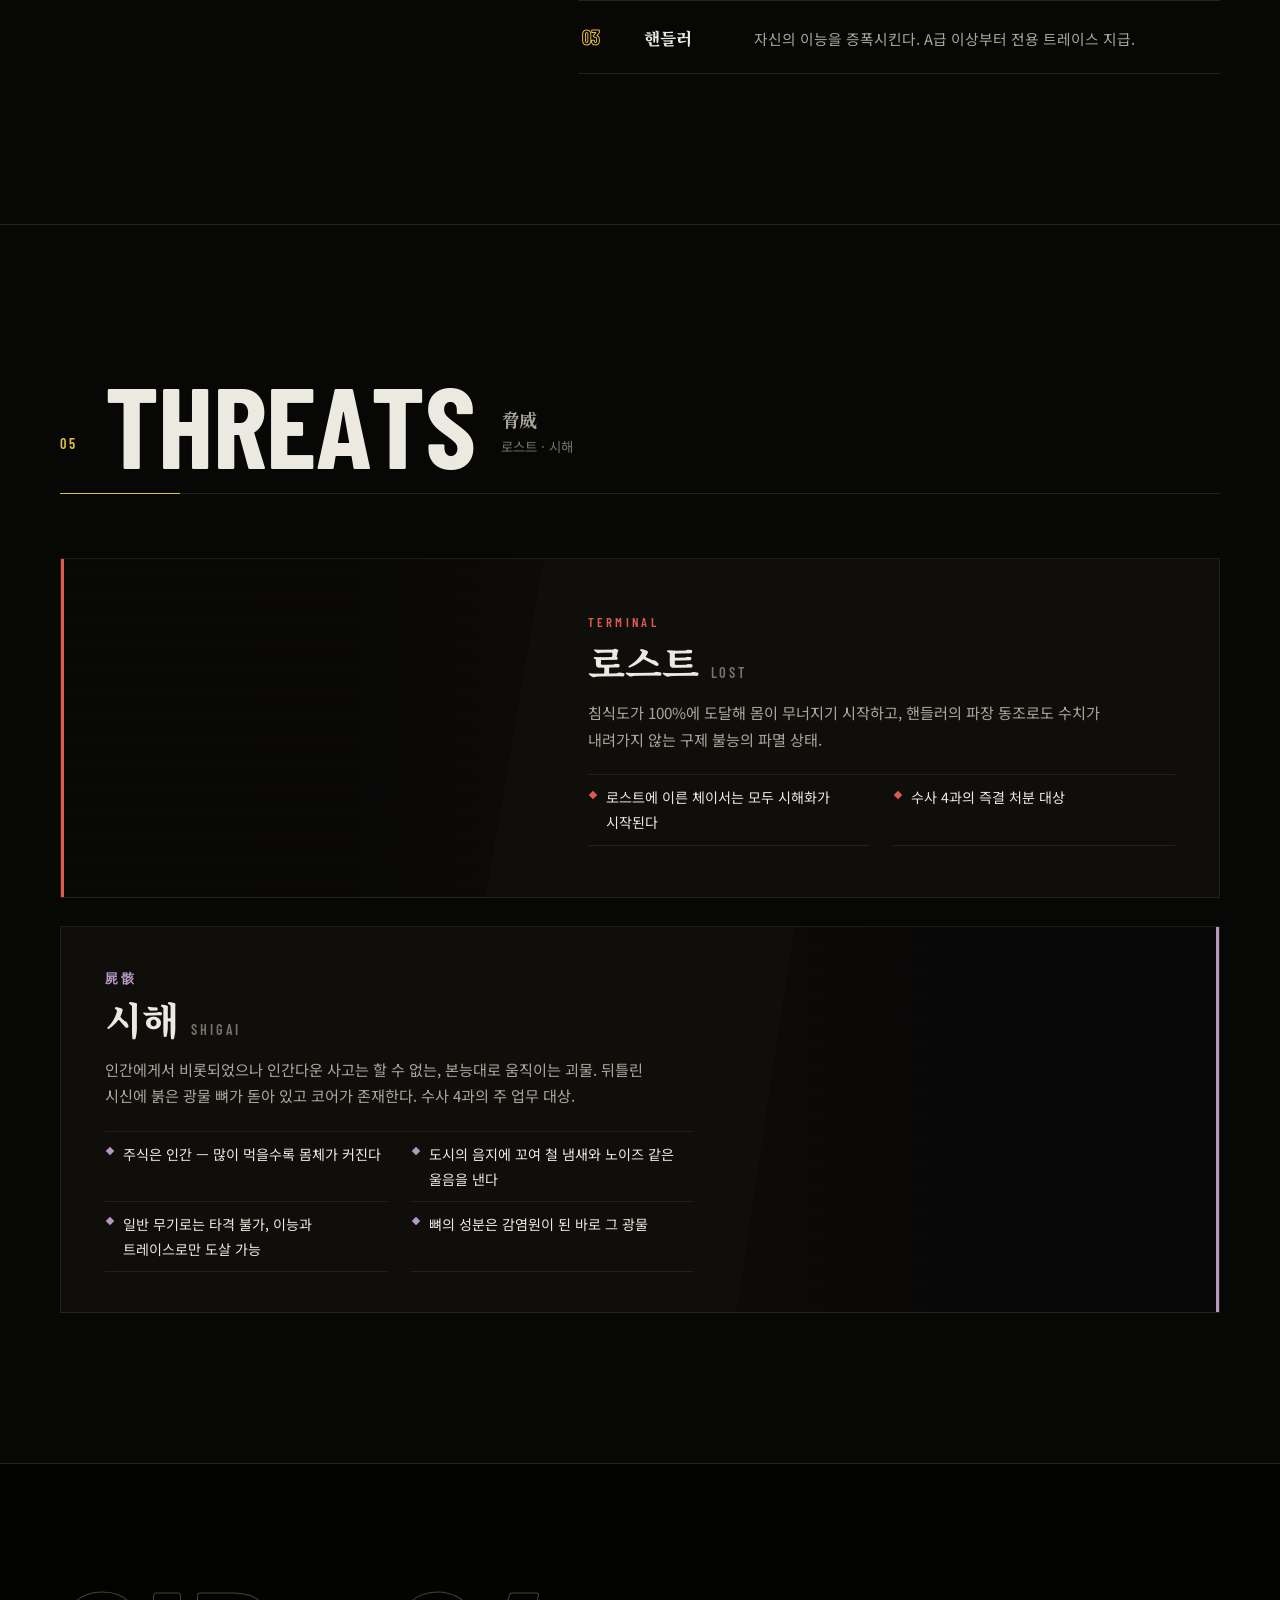
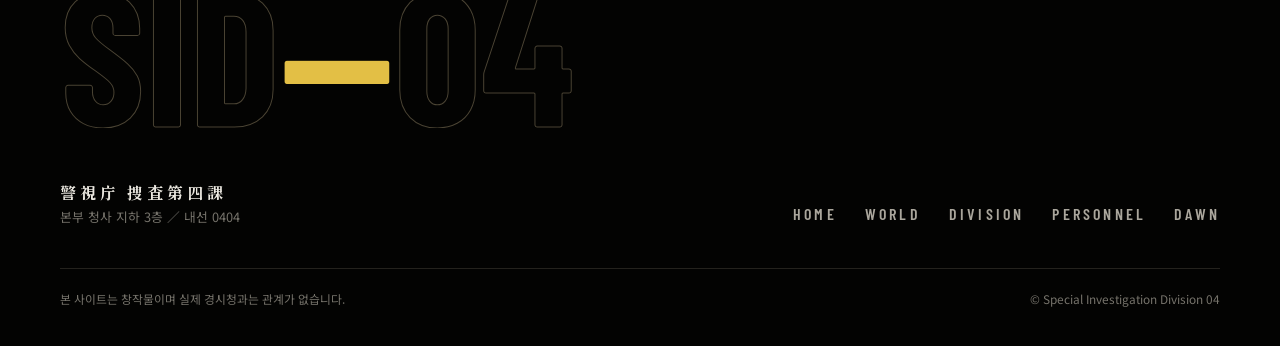
<file: world.html>
<!DOCTYPE html>
<html lang="ko">
<head>
<meta charset="UTF-8">
<meta name="viewport" content="width=device-width, initial-scale=1">
<title>WORLD ｜ 수사 4과</title>
<link rel="preconnect" href="https://fonts.googleapis.com">
<link rel="preconnect" href="https://fonts.gstatic.com" crossorigin>
<link href="https://fonts.googleapis.com/css2?family=Barlow+Condensed:wght@500;600;700&family=Dela+Gothic+One&family=Shippori+Mincho:wght@700;800&family=Noto+Serif+KR:wght@700;900&family=Noto+Sans+KR:wght@400;500;700&family=Noto+Sans+JP:wght@400;500;700&display=swap" rel="stylesheet">
<link rel="stylesheet" href="style.css?v=20261026b">
<link rel="stylesheet" href="faces.css?v=20261026b">
</head>
<body>
<div class="curtain" aria-hidden="true"><i></i><i></i><i></i><i></i><i></i><b></b></div>
<div class="dust" aria-hidden="true"></div>

<header class="gbar">
  <a class="gbrand" href="index.html" aria-label="警視庁 捜査四課 홈">
    <span class="emblem" aria-hidden="true"></span><span class="name">警視庁</span><span class="sep" aria-hidden="true"></span><div class="logo sm" role="img" aria-label="捜査四課"><div class="logo-word" aria-hidden="true"><div class="logo-half top"><span class="sh">捜査四課</span><span class="fg">捜査四課</span></div><div class="logo-half bot"><span class="sh">捜査四課</span><span class="fg">捜査四課</span></div><div class="logo-tape"><b>KEEP OUT ／ SID-04</b></div></div><div class="logo-sub" aria-hidden="true">TOKYO METROPOLITAN POLICE DEPT.</div></div>
  </a>
  <nav class="gnav" aria-label="주 메뉴"><a href="index.html"><i>01</i>HOME</a><a href="world.html" aria-current="page"><i>02</i>WORLD</a><a href="about.html"><i>03</i>DIVISION</a><a href="roster.html"><i>04</i>PERSONNEL</a><a href="dawn.html"><i>05</i>DAWN</a></nav>
  <button class="gmenu-btn" type="button" aria-expanded="false" aria-controls="gmenu" aria-label="메뉴 열기"><i></i><i></i></button>
</header>
<nav class="gmenu" id="gmenu" aria-label="모바일 메뉴"><a href="index.html">HOME<small>01 ／ 홈</small></a><a href="world.html" aria-current="page">WORLD<small>02 ／ 세계관</small></a><a href="about.html">DIVISION<small>03 ／ 수사 4과</small></a><a href="roster.html">PERSONNEL<small>04 ／ 수사원 명부</small></a><a href="dawn.html">DAWN<small>05 ／ 여명기관</small></a></nav>

<main>
  <section class="phead">
    <div class="grid" aria-hidden="true"></div>
    <span class="bgword" aria-hidden="true">WORLD</span>
    <div class="wrap">
      <div class="crumb"><a href="index.html">HOME</a><i>/</i>세계관</div>
      <h1 class="split">WORLD</h1>
      <p class="ja">世界観</p>
      <p class="desc">50년 전의 비, 이능, 침식, 그리고 괴물들.</p>
    </div>
  </section>
  <nav class="subnav" aria-label="목차"><div class="wrap"><a href="#origin"><i>01</i>ORIGIN</a><a href="#users"><i>02</i>ABILITY USERS</a><a href="#erosion"><i>03</i>EROSION</a><a href="#trace"><i>04</i>TRACE</a><a href="#threat"><i>05</i>THREATS</a></div></nav>
  <section class="block wsec" id="origin">
    <div class="wrap">
      <div class="shead"><span class="no">01</span><h2 class="split">ORIGIN</h2><p class="ko"><b>起源</b>이능의 기원</p></div>
      <p class="wlead" data-r>50년 전 시작된 재앙</p>
      <div class="stats" data-stagger>
        <div><b><span data-countup="50">0</span><i>YEARS</i></b><p>인공강우 프로젝트로부터</p></div>
        <div><b><span data-countup="40">0</span><i>%</i></b><p>순식간에 감염된 인류</p></div>
        <div><b><span data-countup="2">0</span><i>TYPES</i></b><p>체이서와 핸들러</p></div>
      </div>
      <ol class="tline" data-r style="margin-top:70px">
        <li><small>50 YEARS AGO</small><h4>인공강우 프로젝트</h4><p>전 지구적 가뭄을 해결하려 강대국들이 연합해 실시한 초대형 계획. 응결핵으로 쓰인 광물이 모든 일의 발단이 되었다.</p></li>
        <li><small>INFECTION</small><h4>인류의 40% 감염</h4><p>광물 가루를 품은 비와 눈이 토양·강·댐으로 스며들어, 호흡기와 식수를 타고 순식간에 퍼졌다. 감염자는 지금도 늘어나는 중이다.</p></li>
        <li><small>PATHOGEN</small><h4>원결정 병원체</h4><p>체내에서 결정 형태로 증식하는 감염원. 인류 대부분은 자각 증상 없이 '잠재적 매개체'로 살아가고 있다.</p></li>
        <li><small>AWAKENING</small><h4>각성</h4><p>형질이 맞는 일부만 일정 확률로 이능에 각성한다. 최초의 각성자는 체이서, 그보다 조금 늦게 돌연변이로 나타난 것이 핸들러다.</p></li>
      </ol>
      <div class="defs" data-stagger style="margin-top:80px">
        <div class="def wide"><span class="num">00</span><p class="en">ABILITY USER ／ 異能者</p><h3>이능력자</h3><p>이능에 각성한 모든 자. 저마다 고유한 파장을 지니며, 모두 국가의 관리 대상이다.</p><ul><li>이능 발현 즉시 국가 등록 의무</li><li>등록하지 않은 이능력자는 불법으로 간주</li><li>체이서와 핸들러, 두 계열로 나뉜다</li></ul></div>
      </div>
    </div>
  </section>
  <section class="block wsec" id="users">
    <div class="wrap">
      <div class="shead"><span class="no">02</span><h2 class="split">ABILITY USERS</h2><p class="ko"><b>異能者</b>체이서 · 핸들러 · 체인</p></div>
      <div class="trio" data-stagger>
        <div class="def"><span class="num">01</span><p class="en">CHASER ／ チェイサー</p><h3>체이서</h3><p>강한 이능을 얻은 대가로 몸이 병원체에 잠식당하는 자들. 이능을 쓸수록 침식도가 오르며, 로스트 상태만 아니라면 핸들러와의 파장 동조로 낮출 수 있다.</p><ul><li>F ~ S 등급, 발견 즉시 국가 등록</li><li>등급이 높을수록 신체 능력이 폭발적으로 증가</li><li>S급은 트레이스 없이도 이능을 난사할 수 있다</li><li>대가는 뇌와 신경계가 타들어 가는 급속 감각 과부하, 또는 시해화</li></ul></div>
        <div class="def chain"><span class="num">03</span><p class="en">CHAIN ／ 鎖</p><h3>체인 <small>사슬</small></h3><p>경시청은 언제나 2인 1조의 파트너 체제를 고수한다. 수사 4과의 체이서와 핸들러를 한 조로 묶은 공식 명칭이 「체인」, 이명은 「사슬」이다.</p><ul><li>체이서는 이능을, 핸들러는 침식도와 폭주를 맡는다</li><li>체이서끼리, 핸들러끼리는 체인이 될 수 없다</li><li>현장에서는 항상 함께, 따로 행동은 용인되지 않는다</li></ul></div>
        <div class="def"><span class="num">02</span><p class="en">HANDLER ／ ハンドラー</p><h3>핸들러</h3><p>체이서보다 약한 이능을 지녔지만 침식도의 영향을 받지 않는 돌연변이. 고유한 제어 파장으로 체이서의 침식도를 낮춘다.</p><ul><li>F ~ S 등급, 국가의 철저한 관리 대상</li><li>침식도가 쌓이지 않아 파장 동조가 필요 없다</li><li>A급 이상부터 전용 트레이스 지급</li></ul></div>
      </div>
    </div>
  </section>
  <section class="block wsec" id="erosion">
    <div class="wrap">
      <div class="shead"><span class="no">03</span><h2 class="split">EROSION</h2><p class="ko"><b>侵食度</b>침식도 · 파장 동조</p></div>
      <p class="wlead" data-r>이능의 대가로 <em>뇌에 쌓이는 오염.</em></p>
      <p class="wtext" data-r style="margin-top:24px">체이서가 이능을 쓸 때마다 신경계와 뇌에 쌓이는 잔류 오염 수치. 위력과 범위에 비례해 빠르게 오르고, 쌓일수록 뇌에 과부하를 일으킨다. 수치는 반지형 측정 장비로 실시간 확인한다. 낮추는 방법은 핸들러와의 파장 동조, 또는 투약·주사형 억제제뿐이다.</p>
      <div class="meter" data-r style="margin-top:60px">
        <div class="meter-bar"><i></i><b></b></div>
        <div class="meter-marks">
          <span style="left:0"><b>0%</b>안정</span>
          <span class="ok" style="left:20%"><b>20%</b>이상적인 상태</span>
          <span class="bad" style="left:90%"><b>90%</b>시해화 시작</span>
          <span class="bad" style="left:100%"><b>100%</b>로스트</span>
        </div>
      </div>
      <ol class="sync" data-stagger>
        <li><div class="lv"><i class="on"></i><i class=""></i><i class=""></i><i class=""></i></div><small>01 ／ AMBIENT</small><h4>방사형</h4><p>곁에 머무는 것만으로 가벼운 공조. 일상적인 미미한 침식을 해소한다.</p><em>10%<small>감소</small></em></li>
        <li><div class="lv"><i class="on"></i><i class="on"></i><i class=""></i><i class=""></i></div><small>02 ／ PHYSICAL</small><h4>신체접촉</h4><p>손을 잡거나 포옹하는 등 피부의 직접 접촉. 신체 부하와 가벼운 침식을 안정시킨다.</p><em>20%<small>감소</small></em></li>
        <li><div class="lv"><i class="on"></i><i class="on"></i><i class="on"></i><i class=""></i></div><small>03 ／ MUCOSAL</small><h4>점막접촉</h4><p>키스 등 더 깊은 단계. 깊게 침식된 신경계를 붙잡고 광역 이능의 폭주를 억누른다.</p><em>30%<small>감소</small></em></li>
        <li><div class="lv"><i class="on"></i><i class="on"></i><i class="on"></i><i class="on"></i></div><small>04 ／ INTIMATE</small><h4>성적접촉</h4><p>가장 깊은 동조. 한계까지 치솟은 침식도를 크게 낮추고 신경계를 안정 상태로 되돌린다.</p><em>50%+<small>감소</small></em></li>
      </ol>
    </div>
  </section>
  <section class="block wsec" id="trace">
    <div class="wrap">
      <div class="shead"><span class="no">04</span><h2 class="split">TRACE</h2><p class="ko"><b>武装</b>트레이스</p></div>
      <div class="tx">
        <p class="tx-big" data-r>같은 형태의 트레이스는<br><em>존재하지 않는다.</em></p>
        <div class="tx-side" data-r style="--d:.15s">
          <p class="wtext">이능으로 인한 급격한 침식도 상승을 제어하기 위한 특수 무기. 국가 기관에서 만들며, 제작에 <strong>시해의 코어</strong>가 들어간다. 모든 트레이스는 각 이능력자의 특징을 따르기 때문에, 대분류가 같을지언정 같은 모양은 하나도 없다.</p>
          <ol class="tx-rows">
            <li><span>01</span><b>제작</b><p>국가 기관에서 제작 · 시해의 코어 사용</p></li>
            <li><span>02</span><b>체이서</b><p>침식도 상승을 억제한다. 트레이스 없이 이능을 쓰면 침식도가 기하급수적으로 오른다.</p></li>
            <li><span>03</span><b>핸들러</b><p>자신의 이능을 증폭시킨다. A급 이상부터 전용 트레이스 지급.</p></li>
          </ol>
        </div>
      </div>
    </div>
  </section>
  <section class="block wsec" id="threat">
    <div class="wrap">
      <div class="shead"><span class="no">05</span><h2 class="split">THREATS</h2><p class="ko"><b>脅威</b>로스트 · 시해</p></div>
      <div class="hlist">
        <article class="hcard red" data-r style="--d:0s"><div class="hpic"><div class="hpic-in" style="background-image:url(https://i.imgur.com/1E29mQ1.png)"></div></div><div class="hbody"><p class="htag">TERMINAL</p><h3>로스트<small>LOST</small></h3><p class="hdesc">침식도가 100%에 도달해 몸이 무너지기 시작하고, 핸들러의 파장 동조로도 수치가 내려가지 않는 구제 불능의 파멸 상태.</p><ul><li>로스트에 이른 체이서는 모두 시해화가 시작된다</li><li>수사 4과의 즉결 처분 대상</li></ul></div></article>
        <article class="hcard purple" data-r style="--d:0s"><div class="hpic"><div class="hpic-in" style="background-image:url(https://i.imgur.com/Z6pr9WS.png)"></div></div><div class="hbody"><p class="htag">屍骸</p><h3>시해<small>SHIGAI</small></h3><p class="hdesc">인간에게서 비롯되었으나 인간다운 사고는 할 수 없는, 본능대로 움직이는 괴물. 뒤틀린 시신에 붉은 광물 뼈가 돋아 있고 코어가 존재한다. 수사 4과의 주 업무 대상.</p><ul><li>주식은 인간 — 많이 먹을수록 몸체가 커진다</li><li>도시의 음지에 꼬여 철 냄새와 노이즈 같은 울음을 낸다</li><li>일반 무기로는 타격 불가, 이능과 트레이스로만 도살 가능</li><li>뼈의 성분은 감염원이 된 바로 그 광물</li></ul></div></article>
      </div>
    </div>
  </section>

</main>

<footer>
  <div class="wrap">
    <div class="fbig" aria-hidden="true" data-r>SID<span>—</span>04</div>
    <div class="frow">
      <div class="fmeta"><b>警視庁 捜査第四課</b>본부 청사 지하 3층 ／ 내선 0404</div>
      <nav class="flinks" aria-label="하단 메뉴"><a href="index.html">HOME</a><a href="world.html">WORLD</a><a href="about.html">DIVISION</a><a href="roster.html">PERSONNEL</a><a href="dawn.html">DAWN</a></nav>
    </div>
    <div class="fnote"><span>본 사이트는 창작물이며 실제 경시청과는 관계가 없습니다.</span><span>© Special Investigation Division 04</span></div>
  </div>
</footer>

<script src="script.js?v=20261026b"></script>
</body>
</html>
</file>
<file: style.css>
/* ════════ 토큰 ════════ */
:root{
  color-scheme:dark;
  --bg:#070706;
  --bg-2:#0f0e0b;
  --bg-3:#030302;
  --line:#24221d;
  --line-2:#4a4333;
  --text:#ece9e1;
  --sub:#aaa69c;
  --muted:#76736b;
  --yellow:#e3bf45;
  --brass:#a88b3d;
  --alert:#e05a4f;
  --serif:'Shippori Mincho','Noto Serif KR','Noto Serif JP',serif;
  --sans:'Noto Sans KR','Noto Sans JP',system-ui,sans-serif;
  --logo:'Dela Gothic One','Noto Sans JP',sans-serif;
  --cond:'Barlow Condensed','Roboto Condensed','Arial Narrow',sans-serif;
  --ease:cubic-bezier(.16,1,.3,1);
  --r:2px;
}
*{box-sizing:border-box;margin:0;padding:0}
html{scroll-behavior:smooth}
body{background:var(--bg);color:var(--text);font-family:var(--sans);line-height:1.75;word-break:keep-all;overflow-wrap:break-word;-webkit-font-smoothing:antialiased;overflow-x:hidden}
a{color:inherit;text-decoration:none}
img{max-width:100%;display:block}
::selection{background:var(--yellow);color:#000}
:focus-visible{outline:2px solid var(--yellow);outline-offset:3px}
.wrap{max-width:1240px;margin:0 auto;padding:0 40px}
main{position:relative;z-index:1}
.sr-only{position:absolute;width:1px;height:1px;overflow:hidden;clip:rect(0 0 0 0);white-space:nowrap}
.emblem{flex:0 0 34px;width:34px;height:34px;border-radius:50%;
  background:radial-gradient(circle,var(--yellow) 0 20%,transparent 22%),repeating-conic-gradient(var(--yellow) 0 7deg,transparent 7deg 20deg)}

/* ════════ 화면 전환 커튼 ════════ */
.curtain{position:fixed;inset:0;z-index:100;display:flex;pointer-events:none}
.curtain i{flex:1;background:var(--bg-3);transform-origin:top;animation:cOut .9s var(--ease) both}
.curtain i:nth-child(2){animation-delay:.05s}.curtain i:nth-child(3){animation-delay:.1s}.curtain i:nth-child(4){animation-delay:.15s}.curtain i:nth-child(5){animation-delay:.2s}
.curtain b{position:absolute;left:0;right:0;top:50%;height:1px;background:var(--yellow);transform-origin:left;animation:cLine .9s var(--ease) both}
@keyframes cOut{from{transform:scaleY(1)}to{transform:scaleY(0)}}
@keyframes cLine{0%{transform:scaleX(0);opacity:1}45%{transform:scaleX(1);opacity:1}100%{transform:scaleX(1);opacity:0}}
body.leaving .curtain i{transform-origin:bottom;animation:cIn .5s var(--ease) both}
body.leaving .curtain b{animation:none;opacity:0}
@keyframes cIn{from{transform:scaleY(0)}to{transform:scaleY(1)}}

/* ════════ 금가루 · 섬광 ════════ */
.dust{position:fixed;inset:0;z-index:0;pointer-events:none}
.dust i,.st-dust i{position:absolute;bottom:-10px;width:3px;height:3px;border-radius:50%;background:var(--yellow);box-shadow:0 0 8px var(--yellow);opacity:0;animation:dust linear infinite}
@keyframes dust{0%{opacity:0;transform:translate(0,0)}15%{opacity:.8}100%{opacity:0;transform:translate(-80px,-95vh)}}
.streak{position:absolute;height:1px;background:linear-gradient(90deg,transparent,rgba(227,191,69,.9),transparent);transform:rotate(-24deg);opacity:0;animation:streak 7s linear infinite;pointer-events:none}
@keyframes streak{0%{opacity:0;clip-path:inset(0 100% 0 0)}8%{opacity:1}30%{opacity:1;clip-path:inset(0)}45%{opacity:0;clip-path:inset(0 0 0 100%)}100%{opacity:0}}

/* ════════ 상단 바 ════════ */
.gbar{position:fixed;z-index:50;top:0;left:0;right:0;height:76px;display:flex;align-items:center;gap:32px;padding:0 40px;border-bottom:1px solid transparent;
  transition:height .5s var(--ease),background .5s,border-color .5s;animation:barIn 1s .5s var(--ease) both}
@keyframes barIn{from{opacity:0;transform:translateY(-100%)}to{opacity:1;transform:none}}
.gbar.solid{height:60px;background:rgba(7,7,6,.82);-webkit-backdrop-filter:blur(12px);backdrop-filter:blur(12px);border-bottom-color:var(--line)}
.gbrand{display:flex;align-items:center;gap:14px}
.gbrand .name{font-family:var(--serif);font-weight:800;font-size:1.05rem;letter-spacing:.3em}
.gbrand .sep{width:1px;height:22px;background:var(--line-2)}
.gnav{margin-left:auto;display:flex;list-style:none}
.gnav a{position:relative;display:flex;align-items:baseline;gap:7px;padding:8px 16px;font-family:var(--cond);font-weight:600;font-size:.98rem;letter-spacing:.16em;color:var(--sub);transition:color .3s}
.gnav a i{font-style:normal;font-size:.68rem;color:var(--muted);transition:color .3s}
.gnav a::after{content:"";position:absolute;left:16px;right:16px;bottom:2px;height:1px;background:var(--yellow);transform:scaleX(0);transform-origin:right;transition:transform .5s var(--ease)}
.gnav a:hover{color:var(--text)}
.gnav a:hover::after,.gnav a[aria-current="page"]::after{transform:scaleX(1);transform-origin:left}
.gnav a[aria-current="page"],.gnav a[aria-current="page"] i{color:var(--yellow)}
.gmenu-btn{display:none;position:relative;z-index:52;width:46px;height:46px;margin-left:auto;border:1px solid var(--line-2);background:rgba(7,7,6,.6);cursor:pointer}
.gmenu-btn i{position:absolute;left:13px;right:13px;height:1px;background:var(--text);transition:transform .5s var(--ease),top .5s var(--ease)}
.gmenu-btn i:first-child{top:18px}.gmenu-btn i:last-child{top:26px}
.gmenu-btn[aria-expanded="true"] i:first-child{top:22px;transform:rotate(45deg)}
.gmenu-btn[aria-expanded="true"] i:last-child{top:22px;transform:rotate(-45deg)}
.gmenu{position:fixed;inset:0;z-index:49;display:flex;flex-direction:column;justify-content:center;gap:10px;padding:0 32px;background:var(--bg-3);
  clip-path:circle(0 at calc(100% - 43px) 38px);visibility:hidden;transition:clip-path .8s var(--ease),visibility 0s .8s}
.gmenu.open{clip-path:circle(150% at calc(100% - 43px) 38px);visibility:visible;transition:clip-path .8s var(--ease)}
.gmenu a{font-family:var(--cond);font-weight:700;font-size:clamp(2.2rem,11vw,3.4rem);white-space:nowrap;line-height:1;letter-spacing:.02em;opacity:0;transform:translateY(40px);transition:opacity .6s var(--ease),transform .6s var(--ease)}
.gmenu a small{display:block;margin-top:4px;font-family:var(--sans);font-size:.8rem;font-weight:400;letter-spacing:.1em;color:var(--muted)}
.gmenu a[aria-current="page"]{color:var(--yellow)}
.gmenu.open a{opacity:1;transform:none}
.gmenu.open a:nth-child(2){transition-delay:.08s}.gmenu.open a:nth-child(3){transition-delay:.16s}.gmenu.open a:nth-child(4){transition-delay:.24s}

/* ════════ 스크롤 등장 ════════ */
[data-r]{opacity:0;transform:translateY(46px);transition:opacity 1s var(--ease),transform 1.2s var(--ease);transition-delay:var(--d,0s)}
[data-r="left"]{transform:translateX(-70px)}
[data-r="clip"]{opacity:1;transform:none;clip-path:inset(0 100% 0 0);transition:clip-path 1.3s var(--ease);transition-delay:var(--d,0s)}
[data-r].in{opacity:1;transform:none;clip-path:inset(0 -10% 0 0)}
.split{overflow:hidden}
.split .ch{display:inline-block;white-space:pre;transform:translateY(105%) rotate(6deg);transition:transform 1s var(--ease);transition-delay:calc(var(--i) * 32ms + var(--d,0s))}
.split.in .ch{transform:none}
[data-stagger] > *{opacity:0;translate:0 50px;transition:opacity .9s var(--ease),translate 1.1s var(--ease)}
[data-stagger].in > *{opacity:1;translate:0 0}
[data-stagger].in > *:nth-child(2){transition-delay:.08s}[data-stagger].in > *:nth-child(3){transition-delay:.16s}
[data-stagger].in > *:nth-child(4){transition-delay:.24s}[data-stagger].in > *:nth-child(5){transition-delay:.32s}
[data-stagger].in > *:nth-child(6){transition-delay:.4s}

/* ════════ 버튼 ════════ */
.btn{position:relative;display:inline-flex;align-items:center;gap:12px;padding:15px 30px;font-family:var(--cond);font-weight:600;font-size:1rem;letter-spacing:.2em;color:var(--text);border:1px solid var(--line-2);overflow:hidden;isolation:isolate;transition:color .4s,border-color .4s}
.btn::before{content:"";position:absolute;inset:0 -20%;z-index:-1;background:var(--yellow);transform:translateX(-110%) skewX(-20deg);transform-origin:left;transition:transform .6s var(--ease)}
.btn:hover{color:#0a0a09;border-color:var(--yellow)}
.btn:hover::before{transform:translateX(0) skewX(0)}
.btn small{font-family:var(--sans);font-size:.74rem;letter-spacing:.04em;opacity:.75}
.btn.primary{background:var(--yellow);border-color:var(--yellow);color:#0a0a09}
.btn.primary::before{background:#f5f2ea}

/* ════════ 섹션 머리 ════════ */
.block{position:relative;padding:150px 0}
.shead{position:relative;display:flex;align-items:flex-end;flex-wrap:wrap;gap:12px 26px;margin-bottom:64px;padding-bottom:22px}
.shead::before{content:"";position:absolute;left:0;right:0;bottom:0;height:1px;background:var(--line)}
.shead::after{content:"";position:absolute;left:0;bottom:0;width:120px;height:1px;background:var(--yellow);transform:scaleX(0);transform-origin:left;transition:transform 1.4s .3s var(--ease)}
.shead.in::after{transform:scaleX(1)}
.shead .no{font-family:var(--cond);font-weight:600;font-size:.9rem;letter-spacing:.24em;color:var(--yellow);padding-bottom:16px}
.shead h2{font-family:var(--cond);font-weight:700;font-size:clamp(3.6rem,9vw,8.4rem);line-height:.84;letter-spacing:-.005em}
.shead .ko{padding-bottom:14px;font-size:.84rem;color:var(--muted)}
.shead .ko b{display:block;font-family:var(--serif);font-size:1.15rem;font-weight:700;color:var(--sub)}
.shead .more{margin-left:auto;padding-bottom:14px}
.tlink{position:relative;font-family:var(--cond);font-weight:600;letter-spacing:.2em;font-size:.95rem;color:var(--sub);padding-bottom:4px}
.tlink::after{content:"";position:absolute;left:0;right:0;bottom:0;height:1px;background:var(--yellow);transform-origin:right;transition:transform .5s var(--ease)}
.tlink:hover{color:var(--yellow)}
.tlink:hover::after{transform:scaleX(0)}

/* ════════ 홈 히어로 ════════ */
.hero{position:relative;height:100vh;height:100dvh;min-height:680px;overflow:hidden;display:flex;align-items:center}
.hero-bg{position:absolute;inset:0;background:url(https://i.imgur.com/igZJerZ.png) center 30%/cover no-repeat;animation:heroIn 2.2s var(--ease) both;transition:translate .6s ease-out}
@keyframes heroIn{from{opacity:0;scale:1.18;filter:brightness(.2) saturate(0)}to{opacity:1;scale:1;filter:none}}
.hero-shade{position:absolute;inset:0;background:
  linear-gradient(90deg,rgba(7,7,6,.95) 0%,rgba(7,7,6,.7) 38%,rgba(7,7,6,.1) 75%),
  linear-gradient(0deg,var(--bg) 0%,transparent 35%),
  radial-gradient(circle at var(--mx,70%) var(--my,40%),rgba(227,191,69,.14),transparent 30%)}
.hero-lines{position:absolute;inset:0;background:repeating-linear-gradient(0deg,transparent 0 2px,rgba(0,0,0,.14) 2px 3px);pointer-events:none}
.hero .streak:nth-of-type(1){top:24%;left:46%;width:46%;animation-delay:2s}
.hero .streak:nth-of-type(2){top:62%;left:56%;width:40%;animation-delay:4.4s}
.hero .streak:nth-of-type(3){top:14%;left:68%;width:28%;animation-delay:6s}
.hero-in{position:relative;z-index:3;width:100%}
.kicker{display:flex;align-items:center;gap:14px;font-family:var(--cond);font-weight:600;font-size:.95rem;letter-spacing:.34em;color:var(--yellow)}
.kicker::before{content:"";width:40px;height:1px;background:var(--yellow)}
.hero .kicker{animation:fadeL 1s 1s var(--ease) both}
@keyframes fadeL{from{opacity:0;transform:translateX(-40px)}to{opacity:1;transform:none}}
.hero .logo{font-size:clamp(50px,8.4vw,112px);margin:26px 0 0 14px}
.hero .logo-half.top{animation:lgL 1.1s 1.2s var(--ease) both}
.hero .logo-half.bot{animation:lgR 1.1s 1.2s var(--ease) both}
.hero .logo-tape{transform-origin:left;animation:lgTape .8s 1.9s var(--ease) both}
.hero .logo-sub{animation:fadeL .8s 2.3s var(--ease) both}
@keyframes lgL{from{opacity:0;translate:-120px 0}to{opacity:1;translate:0 0}}
@keyframes lgR{from{opacity:0;translate:120px 0}to{opacity:1;translate:0 0}}
@keyframes lgTape{from{scale:0 1}to{scale:1 1}}
.hero .lead{margin-top:54px;font-family:var(--serif);font-weight:700;font-size:clamp(1.3rem,2.3vw,2rem);line-height:1.5}
.hero .lead span{display:block;overflow:hidden}
.hero .lead span b{display:block;font-weight:inherit;animation:lineUp 1s var(--ease) both}
.hero .lead span:nth-child(1) b{animation-delay:2.4s}.hero .lead span:nth-child(2) b{animation-delay:2.55s}
@keyframes lineUp{from{transform:translateY(110%)}to{transform:none}}
.hero-cta{display:flex;flex-wrap:wrap;gap:14px;margin-top:44px;animation:fadeUp 1s 2.8s var(--ease) both}
@keyframes fadeUp{from{opacity:0;transform:translateY(24px)}to{opacity:1;transform:none}}
.hud{position:absolute;z-index:3;font-family:var(--cond);font-weight:500;font-size:.82rem;letter-spacing:.22em;color:var(--sub);animation:fadeIn 1s 2.6s both}
@keyframes fadeIn{from{opacity:0}to{opacity:1}}
.hud b{color:var(--yellow);font-weight:600}
.hud.br{right:40px;bottom:96px;text-align:right;line-height:1.9}
.hud.rv{right:40px;top:50%;writing-mode:vertical-rl;transform:translateY(-50%);letter-spacing:.5em;color:var(--muted)}
.hud .blink{animation:blink 1.2s steps(2,start) infinite}
@keyframes blink{to{visibility:hidden}}
.corner{position:absolute;z-index:3;width:26px;height:26px;border:0 solid var(--yellow);animation:corner .6s 2.2s var(--ease) both}
.corner.tl{top:96px;left:24px;border-width:1px 0 0 1px}.corner.tr{top:96px;right:24px;border-width:1px 1px 0 0}
.corner.bl{bottom:60px;left:24px;border-width:0 0 1px 1px}.corner.br{bottom:60px;right:24px;border-width:0 1px 1px 0}
@keyframes corner{from{opacity:0;transform:scale(2.4)}to{opacity:1;transform:none}}
.cue{position:absolute;z-index:3;left:50%;bottom:64px;display:flex;flex-direction:column;align-items:center;gap:10px;font-family:var(--cond);font-size:.72rem;letter-spacing:.3em;color:var(--muted);transform:translateX(-50%);animation:fadeIn 1s 3s both}
.cue i{width:1px;height:46px;background:linear-gradient(var(--yellow),transparent);transform-origin:top;animation:cue 2s var(--ease) infinite}
@keyframes cue{0%{transform:scaleY(0)}50%{transform:scaleY(1);transform-origin:top}51%{transform-origin:bottom}100%{transform:scaleY(0);transform-origin:bottom}}
.ticker{position:absolute;z-index:3;left:0;right:0;bottom:0;padding:11px 0;border-top:1px solid var(--line);background:rgba(3,3,2,.75);overflow:hidden;font-family:var(--cond);font-weight:600;font-size:.86rem;letter-spacing:.3em;color:var(--muted)}
.ticker div{display:flex;width:max-content;animation:marq 40s linear infinite}
.ticker span{padding-right:3.4em;white-space:nowrap}
.ticker em{font-style:normal;color:var(--yellow)}
@keyframes marq{to{transform:translateX(-50%)}}

/* ════════ 인물 선택 (기울어진 아코디언) ════════ */
.sel{display:flex;gap:12px;height:min(74vh,680px);padding:0 4%}
.sel > *{position:relative;flex:1;min-width:0;overflow:hidden;transform:skewX(-8deg);border:1px solid var(--line);background:var(--bg-2);transition:flex .9s var(--ease),border-color .5s}
.sel > .on,.sel > *:hover,.sel > *:focus-visible{flex:3.2;border-color:var(--yellow)}
.sel:hover > .on:not(:hover){flex:1;border-color:var(--line)}
.sel .img{position:absolute;top:0;bottom:0;left:-14%;right:-14%;transform:skewX(8deg);background:center 15%/cover no-repeat;filter:grayscale(1) brightness(.45);transition:filter .7s,scale 1.4s var(--ease)}
.sel > .on .img,.sel > *:hover .img{filter:none;scale:1.02}
.sel:hover > .on:not(:hover) .img{filter:grayscale(1) brightness(.45);scale:1}
.sel .fade{position:absolute;inset:0;background:linear-gradient(0deg,rgba(5,5,4,.95),transparent 55%)}
.sel .vt{position:absolute;top:70px;left:50%;writing-mode:vertical-rl;transform:translateX(-50%) skewX(8deg);font-family:var(--cond);font-weight:600;font-size:.86rem;letter-spacing:.4em;color:var(--sub);white-space:nowrap;transition:opacity .4s}
.sel > .on .vt,.sel > *:hover .vt{opacity:0}
.sel:hover > .on:not(:hover) .vt{opacity:1}
.sel .meta{position:absolute;left:14%;right:8%;bottom:26px;transform:skewX(8deg)}
.sel .num{font-family:var(--cond);font-weight:700;font-size:3.2rem;line-height:1;color:transparent;-webkit-text-stroke:1px rgba(227,191,69,.75)}
.sel .nm{margin-top:6px;font-family:var(--serif);font-weight:800;font-size:1.5rem;white-space:nowrap;opacity:0;transform:translateY(14px);transition:opacity .5s .15s,transform .6s .15s var(--ease)}
.sel .rm{font-family:var(--cond);font-weight:600;font-size:.8rem;letter-spacing:.24em;color:var(--yellow);white-space:nowrap;opacity:0;transition:opacity .5s .25s}
.sel .go{display:inline-block;margin-top:12px;font-family:var(--cond);font-weight:600;font-size:.8rem;letter-spacing:.24em;color:var(--sub);opacity:0;transition:opacity .5s .3s}
.sel > .on .nm,.sel > *:hover .nm{opacity:1;transform:none}
.sel > .on .rm,.sel > *:hover .rm,.sel > .on .go,.sel > *:hover .go{opacity:1}
.sel:hover > .on:not(:hover) .nm,.sel:hover > .on:not(:hover) .rm,.sel:hover > .on:not(:hover) .go{opacity:0}
.sel .lock{position:absolute;top:22px;right:12%;transform:skewX(8deg);padding:2px 10px;background:var(--alert);color:#fff;font-family:var(--cond);font-weight:600;font-size:.74rem;letter-spacing:.2em}
.sel .pend{position:absolute;top:22px;right:12%;transform:skewX(8deg);padding:2px 10px;border:1px solid var(--line-2);color:var(--muted);font-family:var(--cond);font-weight:600;font-size:.74rem;letter-spacing:.2em;background:rgba(5,5,4,.7)}
.sel > .sealed .img{filter:grayscale(1) brightness(.3) blur(2px)!important}
.sel[data-stagger] > *{translate:0 80px}
.sel-hint{margin-top:26px;text-align:center;font-family:var(--cond);font-size:.8rem;letter-spacing:.3em;color:var(--muted)}

/* ════════ 새 소식 목록 ════════ */
.nlist{list-style:none;border-top:1px solid var(--line)}
.nlist a{position:relative;display:grid;grid-template-columns:110px 110px minmax(0,1fr) 30px;align-items:center;gap:24px;padding:28px 10px;border-bottom:1px solid var(--line);overflow:hidden;isolation:isolate}
.nlist a::before{content:"";position:absolute;inset:0;z-index:-1;background:linear-gradient(90deg,rgba(227,191,69,.12),transparent 70%);transform:translateX(-101%);transition:transform .7s var(--ease)}
.nlist a:hover::before{transform:none}
.nd{font-family:var(--cond);font-weight:700;font-size:2.8rem;line-height:.9}
.nd small{display:block;margin-top:4px;font-size:.74rem;font-weight:500;letter-spacing:.24em;color:var(--muted)}
.ncat{display:flex;align-items:center;gap:9px;font-family:var(--cond);font-weight:600;font-size:.86rem;letter-spacing:.2em;color:var(--sub)}
.ncat::before{content:"";width:7px;height:7px;transform:rotate(45deg);background:var(--muted)}
.ncat.new::before{background:var(--yellow)}.ncat.warn::before{background:var(--alert)}
.nt{font-size:1.05rem;transition:color .3s}
.nlist a:hover .nt{color:var(--yellow)}
.narr{font-family:var(--cond);font-size:1.4rem;color:var(--muted);transition:transform .5s var(--ease),color .3s}
.nlist a:hover .narr{transform:translateX(8px);color:var(--yellow)}

/* ════════ 안치실 인용 ════════ */
.morgue{position:relative;overflow:hidden;border-top:1px solid var(--line);border-bottom:1px solid var(--line);background:var(--bg-3)}
.morgue .big{color:var(--text)!important;font-family:var(--serif);font-weight:800;font-size:clamp(2.6rem,7vw,6.4rem);line-height:1.1}
.morgue .big em{font-style:normal;color:var(--yellow)}
.morgue p{max-width:34em;margin-top:30px;color:var(--sub);font-size:1.02rem}
.morgue .bgword{position:absolute;right:-3vw;top:50%;transform:translateY(-50%);font-family:var(--cond);font-weight:700;font-size:26vw;line-height:.8;color:transparent;-webkit-text-stroke:1px rgba(227,191,69,.08);white-space:nowrap;pointer-events:none;transition:translate .2s linear}

/* ════════ 하위 페이지 머리 ════════ */
.phead{position:relative;overflow:hidden;padding:200px 0 90px;border-bottom:1px solid var(--line)}
.phead .bgword{position:absolute;right:-2vw;bottom:-4vw;font-family:var(--cond);font-weight:700;font-size:24vw;line-height:.8;color:transparent;-webkit-text-stroke:1px rgba(227,191,69,.1);white-space:nowrap;pointer-events:none;animation:bgw 2s .3s var(--ease) both}
@keyframes bgw{from{opacity:0;transform:translateX(12vw)}to{opacity:1;transform:none}}
.phead .grid{position:absolute;inset:0;pointer-events:none;background-image:linear-gradient(var(--line) 1px,transparent 1px),linear-gradient(90deg,var(--line) 1px,transparent 1px);background-size:80px 80px;opacity:.3;
  -webkit-mask-image:radial-gradient(ellipse at 20% 40%,#000,transparent 70%);mask-image:radial-gradient(ellipse at 20% 40%,#000,transparent 70%)}
.crumb{position:relative;font-family:var(--cond);font-weight:500;font-size:.86rem;letter-spacing:.2em;color:var(--muted);animation:fadeL .8s .6s var(--ease) both}
.crumb a:hover{color:var(--yellow)}
.crumb i{font-style:normal;margin:0 10px;color:var(--line-2)}
.phead h1{position:relative;margin-top:20px;font-family:var(--cond);font-weight:700;font-size:clamp(4rem,11vw,10rem);line-height:.84}
.phead .ja{position:relative;margin-top:22px;font-family:var(--serif);font-weight:800;font-size:1.4rem;letter-spacing:.14em;color:var(--yellow);animation:fadeUp .9s 1s var(--ease) both}
.phead .desc{position:relative;margin-top:8px;color:var(--sub);animation:fadeUp .9s 1.1s var(--ease) both}

/* ════════ 4과 소개 ════════ */
.lead-big{font-family:var(--serif);font-weight:700;font-size:clamp(1.5rem,3vw,2.4rem);line-height:1.55;max-width:22em}
.lead-big em{font-style:normal;color:var(--yellow)}
.cols{display:grid;grid-template-columns:minmax(0,1fr) minmax(0,1fr);gap:60px;margin-top:70px}
.cols p{color:var(--sub);font-size:1.02rem}
.tiles{display:grid;grid-template-columns:repeat(4,minmax(0,1fr));gap:1px;margin-top:100px;background:var(--line);border:1px solid var(--line)}
.tiles > div{position:relative;overflow:hidden;padding:34px 26px 38px;background:var(--bg)}
.tiles > div::after{content:"";position:absolute;left:0;right:0;top:0;height:40px;background:linear-gradient(transparent,rgba(227,191,69,.25) 90%,var(--yellow));translate:0 -50px}
.tiles.in > div::after{animation:scan 1.6s var(--ease) both}
.tiles.in > div:nth-child(2)::after{animation-delay:.12s}.tiles.in > div:nth-child(3)::after{animation-delay:.24s}.tiles.in > div:nth-child(4)::after{animation-delay:.36s}
@keyframes scan{from{translate:0 -50px}to{translate:0 260px}}
.tiles dt{font-family:var(--cond);font-weight:600;font-size:.86rem;letter-spacing:.24em;color:var(--yellow)}
.tiles dt small{margin-left:8px;font-family:var(--serif);letter-spacing:.1em;color:var(--muted)}
.tiles dd{margin-top:18px;font-family:var(--serif);font-weight:700;font-size:1.25rem;line-height:1.5}
.tiles dd.on{color:var(--yellow)}
.tiles dd.on::before{content:"● ";animation:blink 1.4s steps(2,start) infinite}

/* ════════ 푸터 ════════ */
footer{position:relative;z-index:1;overflow:hidden;padding:110px 0 36px;border-top:1px solid var(--line);background:var(--bg-3)}
.fbig{font-family:var(--cond);font-weight:700;font-size:clamp(4rem,15vw,14rem);line-height:.8;color:transparent;-webkit-text-stroke:1px var(--line-2);white-space:nowrap}
.fbig span{color:var(--yellow);-webkit-text-stroke:0}
.frow{display:flex;flex-wrap:wrap;justify-content:space-between;align-items:flex-end;gap:24px;margin-top:50px}
.flinks{display:flex;flex-wrap:wrap;gap:8px 28px;font-family:var(--cond);font-weight:600;letter-spacing:.2em;color:var(--sub)}
.flinks a:hover{color:var(--yellow)}
.fmeta{font-size:.8rem;color:var(--muted)}
.fmeta b{display:block;font-family:var(--serif);font-size:1rem;letter-spacing:.24em;color:var(--text)}
.fnote{margin-top:40px;padding-top:20px;border-top:1px solid var(--line);display:flex;flex-wrap:wrap;justify-content:space-between;gap:8px;font-size:.74rem;color:var(--muted)}

/* ════════ 반응형 ════════ */
@media (max-width:980px){
  .tiles{grid-template-columns:repeat(2,minmax(0,1fr))}
  .cols{grid-template-columns:1fr;gap:24px}
}
@media (max-width:820px){
  .wrap{padding:0 22px}
  .gbar{padding:0 18px;height:66px}
  .gnav{display:none}
  .gmenu-btn{display:block}
  .gbrand .sep,.gbrand .logo{display:none}
  .block{padding:100px 0}
  .hero{align-items:flex-end;padding-bottom:120px}
  .hero-shade{background:linear-gradient(0deg,var(--bg) 0%,rgba(7,7,6,.75) 45%,rgba(7,7,6,.2))}
  .hud.rv,.hud.br,.cue,.corner{display:none}
  .hero .lead{margin-top:36px}
  .sel{flex-direction:column;height:auto;padding:0}
  .sel > *{transform:none;height:150px;flex:none!important}
  .sel .img{left:0;right:0;transform:none;background-position:center 18%}
  .sel > * .img{filter:grayscale(.3) brightness(.65)!important}
  .sel .vt{display:none}
  .sel .meta{left:20px;right:20px;bottom:18px;transform:none}
  .sel .num{font-size:2rem}
  .sel .nm,.sel .rm{opacity:1!important;transform:none!important}
  .sel .go{display:none}
  .sel .lock,.sel .pend{transform:none;right:14px;top:14px}
  .nlist a{grid-template-columns:auto minmax(0,1fr);gap:6px 18px;padding:22px 6px}
  .nlist .ncat{grid-column:2;grid-row:1}
  .nlist .nt{grid-column:1/-1}
  .nlist .narr{display:none}
  .nd{font-size:2.2rem}
  .phead{padding:150px 0 70px}
  .tiles{grid-template-columns:1fr}
}
@media (prefers-reduced-motion:reduce){
  *,*::before,*::after{animation-duration:.01ms!important;animation-delay:0s!important;transition-duration:.01ms!important;transition-delay:0s!important}
  .dust,.streak{display:none}
  [data-r],[data-stagger] > *{opacity:1;transform:none;translate:none;clip-path:none}
  .split .ch{transform:none}
}
/* ───────── 로고 ───────── */
.logo{display:inline-flex;flex-direction:column;align-items:flex-start;font-size:64px;transform:skewX(-9deg)}
.logo-word{position:relative;font-family:var(--logo);font-weight:400;font-size:1em;line-height:1.05;letter-spacing:-.02em;white-space:nowrap}
.logo-half{white-space:nowrap}
.logo-half.top{clip-path:inset(0 0 50% 0)}
.logo-half.bot{position:absolute;inset:0;clip-path:inset(56% 0 0 0);transform:translateX(-.2em)}
.logo-half span{display:block;white-space:nowrap}
.logo-half .sh{position:absolute;left:.09em;top:.09em;color:var(--yellow)}
.logo-half .fg{position:relative;color:#f3f4f6}
.logo-tape{position:absolute;left:-.7em;right:-.7em;top:calc(50% - .02em);height:.26em;transform:rotate(-2deg);
  background:repeating-linear-gradient(-45deg,var(--yellow) 0 .155em,#0a0a09 .155em .31em);display:flex;align-items:center;justify-content:center}
.logo-tape b{padding:0 .75em;background:var(--yellow);color:#0a0a09;font-family:var(--sans);font-weight:700;font-size:.19em;line-height:1.37;letter-spacing:.27em;white-space:nowrap}
.logo-sub{margin-top:1.1em;font-family:var(--sans);font-weight:500;font-size:.17em;letter-spacing:.36em;color:var(--yellow);white-space:nowrap}
.logo.sm{font-size:22px}
.logo.sm .logo-tape,.logo.sm .logo-sub{display:none}
.logo.sm .logo-half.bot{transform:translateX(-.1em)}
.logo.sm .logo-half .sh{left:.07em;top:.07em}

/* ═════════════ 캐릭터 상세 — 게임 캐릭터 선택 화면풍 ═════════════ */
body.stage-page{background:#050504}
.stage{position:relative;height:100vh;height:100dvh;min-height:680px;overflow:hidden;background:#050504;color:var(--text)}
.st-bg{position:absolute;inset:-6%;background:var(--img) center 20%/cover no-repeat;filter:blur(26px) brightness(.45) saturate(.6) sepia(.35);transform:scale(1.1)}
.st-img{position:absolute;top:0;bottom:0;right:4%;width:min(62%,980px);background:var(--img) center 12%/cover no-repeat;
  -webkit-mask-image:linear-gradient(90deg,transparent,#000 22%,#000 82%,transparent),linear-gradient(0deg,transparent,#000 30%);-webkit-mask-composite:source-in;
  mask-image:linear-gradient(90deg,transparent,#000 22%,#000 82%,transparent),linear-gradient(0deg,transparent,#000 30%);mask-composite:intersect;
  animation:stIn 1.8s cubic-bezier(.2,.7,.2,1) both;transition:transform .4s ease-out}
@keyframes stIn{from{opacity:0;transform:translateX(60px) scale(1.04);filter:brightness(.3)}to{opacity:1;transform:none;filter:none}}
.st-shade{position:absolute;inset:0;pointer-events:none;background:
  linear-gradient(90deg,rgba(5,5,4,.95) 0%,rgba(5,5,4,.7) 30%,transparent 60%),
  linear-gradient(0deg,rgba(5,5,4,.95) 0%,transparent 34%),
  radial-gradient(ellipse at 70% 40%,rgba(227,191,69,.12),transparent 55%)}
/* 금빛 섬광 */
.st-streak{position:absolute;height:1px;background:linear-gradient(90deg,transparent,rgba(227,191,69,.9),transparent);transform:rotate(-24deg);opacity:0;animation:stStreak 6s linear infinite;pointer-events:none}
.st-streak:nth-of-type(1){top:22%;left:48%;width:46%;animation-delay:1.4s}
.st-streak:nth-of-type(2){top:60%;left:58%;width:38%;animation-delay:3.6s}
.st-streak:nth-of-type(3){top:12%;left:66%;width:30%;animation-delay:5s}
@keyframes stStreak{0%{opacity:0;clip-path:inset(0 100% 0 0)}8%{opacity:1}30%{opacity:1;clip-path:inset(0 0 0 0)}45%{opacity:0;clip-path:inset(0 0 0 100%)}100%{opacity:0}}
.st-dust{position:absolute;inset:0;pointer-events:none}
.st-dust i{position:absolute;bottom:-10px;width:3px;height:3px;border-radius:50%;background:var(--yellow);box-shadow:0 0 8px var(--yellow);opacity:0;animation:stDust linear infinite}
@keyframes stDust{0%{opacity:0;transform:translate(0,0)}15%{opacity:.9}100%{opacity:0;transform:translate(-80px,-90vh)}}

/* 상단 */
.st-top{position:absolute;top:0;left:0;right:0;z-index:5;display:flex;align-items:center;justify-content:space-between;padding:26px 44px;font-size:.78rem;letter-spacing:.14em;color:var(--muted)}
.st-top a:hover{color:var(--yellow)}
.st-back{display:flex;align-items:center;gap:10px}
.st-back i{font-style:normal;font-size:1.1rem}
.st-no{position:absolute;z-index:4;top:70px;right:56px;width:150px;height:110px;font-family:'Barlow Condensed',var(--sans);font-weight:600;color:#f5f2ea;animation:stFade 1s .9s both}
.st-no span{position:absolute;left:10px;top:0;font-size:2.4rem;line-height:1}
.st-no b{position:absolute;right:0;bottom:0;font-size:2.4rem;line-height:1;font-weight:600}
.st-no::after{content:"";position:absolute;left:40%;top:44%;width:60px;height:1px;background:var(--yellow);transform:rotate(-38deg)}
.st-quote{position:absolute;z-index:4;top:196px;right:56px;text-align:right;animation:stFade 1s 1.2s both}
.st-quote p{font-family:var(--serif);font-size:1.35rem;font-weight:700;color:#f5f2ea}
.st-quote small{display:block;margin-top:4px;font-size:.78rem;color:var(--sub);font-family:var(--serif)}
@keyframes stFade{from{opacity:0;transform:translateY(-8px)}to{opacity:1;transform:none}}

/* 왼쪽 메뉴 */
.st-menu{position:absolute;z-index:6;left:44px;top:50%;transform:translateY(-10%);list-style:none;display:flex;flex-direction:column;gap:4px}
.st-menu button{display:flex;align-items:center;gap:10px;padding:6px 0;background:none;border:0;font:inherit;font-size:.82rem;color:var(--muted);cursor:pointer;text-align:left;transition:color .2s}
.st-menu button::before{content:"";width:6px;height:6px;border:1px solid currentColor;transform:rotate(45deg);transition:background .2s,width .3s}
.st-menu button:hover{color:var(--text)}
.st-menu button[aria-selected="true"]{color:var(--yellow)}
.st-menu button[aria-selected="true"]::before{background:var(--yellow)}
.st-menu li{opacity:0;animation:stSlide .5s both}
.st-menu li:nth-child(1){animation-delay:1.3s}.st-menu li:nth-child(2){animation-delay:1.38s}.st-menu li:nth-child(3){animation-delay:1.46s}
.st-menu li:nth-child(4){animation-delay:1.54s}.st-menu li:nth-child(5){animation-delay:1.62s}.st-menu li:nth-child(6){animation-delay:1.7s}
@keyframes stSlide{from{opacity:0;transform:translateX(-16px)}to{opacity:1;transform:none}}

/* 이름 블록 */
.st-view{position:absolute;z-index:4;left:calc(44px + 9.5rem);top:96px;bottom:200px;max-width:min(720px,58vw);display:flex;flex-direction:column;justify-content:center}
.st-view[hidden]{display:none}
.st-org{display:flex;align-items:center;gap:12px;margin-bottom:22px;animation:stSlide .6s .3s both}
.st-org .emblem{flex-basis:44px;width:44px;height:44px}
.st-org div{font-size:.6rem;letter-spacing:.24em;line-height:1.5;color:var(--sub)}
.st-org b{display:block;color:var(--yellow);font-weight:700}
.st-name{font-family:'Barlow Condensed','Roboto Condensed','Arial Narrow',sans-serif;font-weight:600;font-size:clamp(3.2rem,6.4vw,6.4rem);line-height:.92;letter-spacing:.01em;color:#f8f5ee;overflow:hidden;white-space:nowrap;padding-right:.1em}
.st-name span{display:block;animation:stName 1.1s .5s cubic-bezier(.16,1,.3,1) both}
.st-name span + span{animation-delay:.62s;color:var(--yellow)}
@keyframes stName{from{transform:translateX(-110%);opacity:0}to{transform:none;opacity:1}}
.st-en{margin-top:16px;font-size:.84rem;letter-spacing:.06em;color:var(--muted);animation:stFade .8s 1s both}
.st-ko{margin-top:6px;font-size:.95rem;font-weight:500;color:var(--text);animation:stFade .8s 1.1s both}
.st-ko em{font-style:normal;color:var(--yellow)}

/* 탭 패널 */
.st-panel{position:absolute;z-index:4;left:calc(44px + 9.5rem);top:96px;bottom:200px;width:min(580px,46vw);overflow-y:auto;padding:4px 26px 24px 26px;border-left:1px solid var(--line-2);
  background:linear-gradient(90deg,rgba(5,5,4,.88),rgba(5,5,4,.55));-webkit-backdrop-filter:blur(6px);backdrop-filter:blur(6px);
  scrollbar-width:thin;scrollbar-color:var(--line-2) transparent;animation:stPanel .5s cubic-bezier(.2,.7,.2,1) both}
.st-panel[hidden]{display:none}
@keyframes stPanel{from{opacity:0;transform:translateX(-24px);clip-path:inset(0 100% 0 0)}to{opacity:1;transform:none;clip-path:inset(0)}}
.st-panel h2{position:sticky;top:0;z-index:1;padding:18px 0 12px;margin-bottom:8px;background:linear-gradient(rgba(5,5,4,.96) 70%,transparent);font-family:var(--serif);font-size:1.3rem;font-weight:800;letter-spacing:.08em;color:#f5f2ea}
.st-panel h2 small{margin-left:10px;font-family:var(--sans);font-size:.66rem;font-weight:500;letter-spacing:.2em;color:var(--yellow)}
.st-panel h3{margin:22px 0 8px;font-size:.72rem;letter-spacing:.2em;color:var(--yellow);font-weight:500}
.st-panel p{font-size:.9rem;color:var(--sub);line-height:1.85}
.st-panel p + p{margin-top:12px}
.st-panel .warn{margin-top:14px;padding:10px 14px;border:1px solid rgba(227,191,69,.45);color:var(--yellow)}
.st-panel .quote{margin:20px 0;padding-left:16px;border-left:2px solid var(--yellow)}
.st-panel .quote .ja{font-family:var(--serif);font-size:1.02rem;line-height:1.8;color:var(--text)}
.st-panel .quote .ko{margin-top:4px;font-size:.84rem;color:var(--muted)}
.st-panel .rows li{grid-template-columns:6.5em minmax(0,1fr);gap:14px;padding:12px 2px;font-size:.88rem}
.rows{list-style:none;border-top:1px solid var(--line)}
.rows li{display:grid;grid-template-columns:7em minmax(0,1fr);gap:18px;padding:14px 4px;border-bottom:1px solid var(--line);color:var(--sub)}
.rows li > b{font-weight:700;color:var(--text);font-size:.84rem}
.rows li > b.y{color:var(--yellow)}
.rows .ph{color:var(--muted)}
.rows.models li{grid-template-columns:1fr}
.rows h4{font-family:var(--serif);font-size:1rem;font-weight:800;color:var(--text)}
.best{display:inline-block;margin-left:8px;padding:0 7px;border:1px solid var(--yellow);font-size:.62rem;letter-spacing:.16em;color:var(--yellow);vertical-align:middle;font-family:var(--sans)}
kbd{display:inline-block;padding:0 9px;border:1px solid var(--line-2);border-bottom-width:2px;border-radius:3px;font-family:var(--sans);font-size:.82rem;font-weight:700;color:var(--yellow);background:var(--bg-2)}
.rec{margin-top:6px;padding:14px 16px;border:1px solid var(--line);border-left:2px solid var(--alert);background:rgba(16,15,12,.7)}
.rec-top{font-size:.66rem;letter-spacing:.18em;color:var(--muted)}
.rec-top b{color:var(--alert);margin-right:8px;animation:stBlink 1.2s steps(2,start) infinite}
@keyframes stBlink{to{visibility:hidden}}
.wave{display:flex;align-items:center;gap:3px;height:26px;margin:10px 0}
.wave i{width:3px;height:30%;background:var(--yellow);opacity:.75;animation:stWave 1s ease-in-out infinite alternate}
@keyframes stWave{from{height:12%}to{height:100%}}
.rec p{color:var(--text)}
.rec time{color:var(--yellow);font-size:.78rem;margin-right:6px}
.people{display:grid;grid-template-columns:repeat(2,minmax(0,1fr));gap:18px 14px}
.person-img{position:relative;aspect-ratio:4/5;overflow:hidden;background:var(--bg-2) center top/cover no-repeat;filter:grayscale(.8) brightness(.8);transition:filter .4s}
.person:hover .person-img{filter:none}
.person-img span{position:absolute;left:0;top:10px;padding:1px 8px;font-size:.62rem;letter-spacing:.14em;background:var(--yellow);color:#0a0a09}
.person.dawn .person-img span{background:#9a78aa}
.person h4{margin-top:10px;font-family:var(--serif);font-size:1rem;font-weight:800;color:var(--text)}
.person .kn{font-size:.7rem;color:var(--muted)}
.person .meta{margin-top:4px;font-size:.76rem;color:var(--sub)}
.person .role{margin-top:4px;font-size:.8rem;color:var(--sub);line-height:1.6}

/* 하단 HUD */
.st-hud{position:absolute;z-index:5;left:calc(44px + 9.5rem);right:44px;bottom:30px;display:grid;grid-template-columns:auto minmax(0,1fr) auto;align-items:end;gap:40px;animation:stUp .8s 1.4s both}
@keyframes stUp{from{opacity:0;transform:translateY(20px)}to{opacity:1;transform:none}}
.st-card{display:flex;gap:14px;align-items:stretch}
.st-thumb{width:84px;aspect-ratio:3/4;border:1px solid var(--line-2);background:var(--bg-2) center top/cover no-repeat;position:relative}
.st-thumb::after{content:"";position:absolute;inset:3px;border:1px solid rgba(227,191,69,.35)}
.st-stats{list-style:none;display:flex;flex-direction:column;justify-content:space-between;min-width:190px}
.st-stats li{display:grid;grid-template-columns:3.4em 1fr 2.6em;align-items:center;gap:10px;font-size:.74rem;color:var(--sub)}
.st-stats li i{height:6px;background:repeating-linear-gradient(90deg,var(--line-2) 0 6px,transparent 6px 8px);position:relative}
.st-stats li i::after{content:"";position:absolute;inset:0;background:repeating-linear-gradient(90deg,var(--yellow) 0 6px,transparent 6px 8px);clip-path:inset(0 100% 0 0);animation:stBar 1.6s 1.8s cubic-bezier(.2,.7,.2,1) forwards}
.st-stats li:nth-child(1) i::after{--v:16%}.st-stats li:nth-child(2) i::after{--v:0%}.st-stats li:nth-child(3) i::after{--v:20%}.st-stats li:nth-child(4) i::after{--v:62%}
@keyframes stBar{to{clip-path:inset(0 var(--v) 0 0)}}
.st-stats li b{text-align:right;color:var(--text);font-weight:700;font-variant-numeric:tabular-nums}
.st-stats li.hot b{color:var(--yellow)}
.st-info{display:flex;gap:32px;padding-bottom:2px}
.st-info div{border-top:1px solid var(--line-2);padding-top:8px;min-width:0}
.st-info small{display:block;font-size:.62rem;letter-spacing:.2em;color:var(--yellow)}
.st-info p{margin-top:2px;font-size:.84rem;color:var(--text)}
.st-info span{display:block;font-size:.72rem;color:var(--muted)}
.st-others{display:flex;gap:8px;align-items:flex-end}
.st-others a{position:relative;width:52px;aspect-ratio:3/4;border:1px solid var(--line-2);background:var(--bg-2) center top/cover no-repeat;filter:grayscale(1) brightness(.6);transition:filter .3s,transform .3s}
.st-others a:hover{filter:none;transform:translateY(-4px)}
.st-others a.cur{width:62px;filter:none;border-color:var(--yellow)}
.st-others small{display:block;margin-bottom:6px;font-size:.6rem;letter-spacing:.2em;color:var(--muted);text-align:right}
.st-mrz{position:absolute;z-index:3;left:0;right:0;bottom:0;height:18px;overflow:hidden;font:.62rem/18px ui-monospace,Menlo,monospace;letter-spacing:.3em;color:#3e3c36;opacity:.8}
.st-mrz div{display:flex;width:max-content;animation:stMarq 50s linear infinite}
.st-mrz span{padding-right:3em;white-space:nowrap}
@keyframes stMarq{to{transform:translateX(-50%)}}

/* 반응형: 모바일은 세로로 쌓기 */
@media (max-width:900px){
  .stage{height:auto;min-height:0;overflow:visible;padding-bottom:30px}
  .st-bg{position:fixed}
  .st-img{position:relative;display:block;right:auto;width:100%;height:68vh;-webkit-mask-image:linear-gradient(0deg,transparent,#000 35%);mask-image:linear-gradient(0deg,transparent,#000 35%)}
  .st-shade{background:linear-gradient(0deg,rgba(5,5,4,.9),transparent 50%)}
  .st-top{padding:18px 20px}
  .st-no{top:58px;right:20px;width:110px;height:84px}
  .st-no span,.st-no b{font-size:1.8rem}
  .st-quote{display:none}
  .st-streak{display:none}
  .st-view{position:relative;left:auto;top:auto;bottom:auto;width:auto;margin:-120px 20px 0;display:block}
  .st-menu{position:sticky;top:0;left:auto;transform:none;flex-direction:row;overflow-x:auto;gap:18px;margin-top:26px;padding:12px 20px;background:rgba(5,5,4,.92);border-top:1px solid var(--line);border-bottom:1px solid var(--line);scrollbar-width:none}
  .st-menu button{white-space:nowrap}
  .st-panel{position:relative;left:auto;top:auto;bottom:auto;width:auto;margin:16px 20px 0;overflow:visible;padding:0 0 10px 16px;background:none;-webkit-backdrop-filter:none;backdrop-filter:none}
  .st-panel h2{position:static;background:none}
  .st-hud{position:relative;left:auto;right:auto;bottom:auto;margin:30px 20px 0;grid-template-columns:1fr;gap:22px}
  .st-info{flex-wrap:wrap;gap:16px}
  .st-others{justify-content:flex-start}
  .st-others small{text-align:left}
  .st-mrz{display:none}
}
@media (prefers-reduced-motion:reduce){
  .stage *,.stage *::after{animation-duration:.01s!important;animation-delay:0s!important}
  .st-streak,.st-dust{display:none}
}
.st-others-label{display:block;margin-bottom:6px;font-size:.6rem;letter-spacing:.2em;color:var(--muted)}

/* 박스 없이 그림 위에 바로 뜨는 글 */
.st-panel.bare{background:none;border-left:0;-webkit-backdrop-filter:none;backdrop-filter:none;padding-left:0;
  -webkit-mask-image:linear-gradient(transparent,#000 40px,#000 calc(100% - 50px),transparent);mask-image:linear-gradient(transparent,#000 40px,#000 calc(100% - 50px),transparent)}
.st-panel.bare h2{position:static;background:none;padding-top:30px;font-size:1.7rem}
.st-panel.bare p,.st-panel.bare h3{text-shadow:0 1px 2px #000,0 0 18px rgba(0,0,0,.9)}
.st-panel.bare p{color:#cfcabe;font-size:.95rem;max-width:34em}
.st-panel.bare .warn{border:0;padding:0 0 0 14px;border-left:2px solid var(--yellow);margin-top:18px}
.st-panel.bare .rec{background:none;border:0;padding:0;margin-bottom:8px}
.st-panel.bare .quote .ja{text-shadow:0 1px 2px #000,0 0 18px rgba(0,0,0,.9)}
.stage.reading .st-shade{background:
  linear-gradient(90deg,rgba(5,5,4,.92) 0%,rgba(5,5,4,.75) 38%,transparent 70%),
  linear-gradient(0deg,rgba(5,5,4,.95) 0%,transparent 34%)}
.st-shade{transition:background .4s}
.st-quote p{max-width:17em;margin-left:auto;line-height:1.5}
@media (max-width:900px){.st-panel.bare{-webkit-mask-image:none;mask-image:none;padding-left:0}}
.st-panel.bare p.big{margin-top:2px;font-family:var(--serif);font-size:1.5rem;font-weight:800;color:#f5f2ea}
.st-panel.bare p.big span{margin-left:8px;font-family:var(--sans);font-size:.7rem;font-weight:500;letter-spacing:.2em;color:var(--yellow)}
.st-panel.bare p.big + p{margin-top:6px}
.st-panel.bare .modes{margin-top:20px;max-width:34em}
.st-panel.bare .modes div{padding:12px 0 12px 14px;border-left:2px solid var(--line-2)}
.st-panel.bare .modes div + div{margin-top:6px}
.st-panel.bare .modes dt{font-size:.72rem;letter-spacing:.18em;color:var(--yellow);text-shadow:0 1px 2px #000}
.st-panel.bare .modes dd{margin-top:4px;font-size:.93rem;color:#cfcabe;line-height:1.8;text-shadow:0 1px 2px #000,0 0 18px rgba(0,0,0,.9)}

/* ── 하야토 하단 카드: 큰 신분증 사진 + 침식도 게이지 + 숫자 데이터 ── */
.sr-only{position:absolute;width:1px;height:1px;overflow:hidden;clip:rect(0 0 0 0);white-space:nowrap}
.st-card{display:flex;gap:22px;align-items:flex-end}
.st-id{position:relative;flex:0 0 auto;width:150px;aspect-ratio:3/4;background:var(--bg-2) center top/cover no-repeat;border:1px solid var(--yellow);box-shadow:0 0 0 4px rgba(5,5,4,.7),0 0 0 5px var(--line-2);overflow:hidden}
.st-id::before{content:"";position:absolute;inset:0;background:linear-gradient(115deg,transparent 40%,rgba(255,255,255,.22) 50%,transparent 60%);translate:-100% 0;animation:stSheen 1.4s 2.2s var(--ease) both}
@keyframes stSheen{to{translate:100% 0}}
.st-id span{position:absolute;left:0;right:0;bottom:0;padding:4px 8px;background:linear-gradient(transparent,rgba(5,5,4,.95));font-family:var(--cond);font-weight:600;font-size:.78rem;letter-spacing:.2em;color:var(--yellow)}
.st-data{display:flex;flex-direction:column;gap:18px;min-width:230px}
.ero small{display:block;font-family:var(--cond);font-weight:600;font-size:.74rem;letter-spacing:.22em;color:var(--muted)}
.ero b{display:block;font-family:var(--cond);font-weight:700;font-size:3.2rem;line-height:1;color:var(--yellow);font-variant-numeric:tabular-nums}
.ero b i{font-style:normal;font-size:1.4rem;margin-left:2px}
.ebar{position:relative;height:8px;margin-top:8px;background:repeating-linear-gradient(90deg,var(--line-2) 0 calc(5% - 2px),transparent calc(5% - 2px) 5%)}
.ebar i{position:absolute;inset:0;background:repeating-linear-gradient(90deg,var(--yellow) 0 calc(5% - 2px),transparent calc(5% - 2px) 5%);clip-path:inset(0 100% 0 0);animation:stEro 1.6s 1.8s var(--ease) forwards}
@keyframes stEro{to{clip-path:inset(0 16% 0 0)}}
.ebar s{position:absolute;left:90%;top:-5px;bottom:-5px;width:2px;background:var(--alert)}
.st-data dl{display:flex;gap:0;border-top:1px solid var(--line-2)}
.st-data dl div{flex:1;padding:10px 14px 0 0}
.st-data dl div + div{padding-left:14px;border-left:1px solid var(--line)}
.st-data dt{font-family:var(--serif);font-weight:700;font-size:.72rem;letter-spacing:.16em;color:var(--muted)}
.st-data dd{font-family:var(--cond);font-weight:700;font-size:1.9rem;line-height:1.1;color:var(--text)}
.st-data dd small{font-size:.8rem;margin-left:2px;color:var(--sub)}
.st-hud{align-items:end}
@media (max-width:900px){
  .st-card{align-items:stretch}
  .st-id{width:130px}
  .st-data{min-width:0;flex:1}
}
@media (max-width:900px){.stage{overflow-x:clip}.st-bg{inset:0}}

/* ── 인물 선택: 덜 확대되게 ── */
.sel .img{left:-14%;right:-14%;background-position:center 15%}
.sel > .on .img,.sel > *:hover .img{scale:1.02}
.sel > .unknown .img{background:
  radial-gradient(circle at 50% 30%,#1c1a16 0 12%,transparent 12.5%),
  radial-gradient(ellipse at 50% 78%,#1c1a16 0 30%,transparent 30.5%),
  repeating-linear-gradient(45deg,#0d0c0a 0 10px,#0a0908 10px 20px)!important;filter:none!important}
.sel > .unknown .nm{letter-spacing:.3em}
@media (max-width:820px){.sel .img{left:0;right:0}}

/* ── 캐릭터 페이지: 읽는 글과 하단 신분증이 겹치지 않게 ── */
.st-panel{bottom:290px}
.st-view{bottom:270px}
.stage.reading .st-card{opacity:.35;transition:opacity .4s}
.stage.reading .st-card:hover{opacity:1}
.ero.wave-ok b{font-size:2.5rem;letter-spacing:.04em}
.ebar.full i{animation-name:stFull}
@keyframes stFull{to{clip-path:inset(0)}}
@media (max-width:900px){.st-panel,.st-view{bottom:auto}.stage.reading .st-card{opacity:1}}

/* ════════ BGM 플레이어 ════════ */
.bgm{position:fixed;z-index:60;right:60px;bottom:64px;display:flex;align-items:center;gap:0;height:46px;border:1px solid var(--line-2);background:rgba(5,5,4,.82);
  -webkit-backdrop-filter:blur(10px);backdrop-filter:blur(10px);animation:fadeUp .8s 2s var(--ease) both;transition:border-color .4s}
.bgm.playing{border-color:var(--yellow)}
.bgm-btn{display:flex;align-items:center;gap:12px;height:100%;padding:0 16px 0 14px;background:none;border:0;color:var(--text);cursor:pointer;font:inherit}
.bgm-btn .eq{display:flex;align-items:flex-end;gap:2px;width:18px;height:16px}
.bgm-btn .eq i{flex:1;height:20%;background:var(--muted);transition:background .3s}
.bgm.playing .eq i{background:var(--yellow);animation:eq .9s ease-in-out infinite alternate}
.bgm.playing .eq i:nth-child(2){animation-delay:-.3s;animation-duration:.7s}
.bgm.playing .eq i:nth-child(3){animation-delay:-.6s;animation-duration:1.1s}
.bgm.playing .eq i:nth-child(4){animation-delay:-.15s;animation-duration:.8s}
@keyframes eq{from{height:15%}to{height:100%}}
.bgm-txt{display:flex;flex-direction:column;align-items:flex-start;line-height:1.15;text-align:left}
.bgm-txt b{font-family:var(--cond);font-weight:700;font-size:.86rem;letter-spacing:.24em}
.bgm-txt small{font-family:var(--cond);font-weight:500;font-size:.66rem;letter-spacing:.2em;color:var(--muted)}
.bgm.playing .bgm-txt small{color:var(--yellow)}
.bgm-more{display:flex;align-items:center;gap:12px;max-width:0;overflow:hidden;opacity:0;transition:max-width .6s var(--ease),opacity .4s,padding .6s var(--ease)}
.bgm:hover .bgm-more,.bgm:focus-within .bgm-more,.bgm.open .bgm-more{max-width:320px;opacity:1;padding-right:16px}
.bgm-title{width:150px;overflow:hidden;white-space:nowrap;font-size:.74rem;color:var(--sub);-webkit-mask-image:linear-gradient(90deg,#000 80%,transparent);mask-image:linear-gradient(90deg,#000 80%,transparent)}
.bgm-title span{display:inline-block;padding-right:2em}
.bgm.playing .bgm-title span{animation:bgmT 12s linear infinite}
@keyframes bgmT{from{transform:translateX(0)}to{transform:translateX(-100%)}}
.bgm-vol{-webkit-appearance:none;appearance:none;width:80px;height:2px;background:linear-gradient(90deg,var(--yellow) var(--v,50%),var(--line-2) var(--v,50%));cursor:pointer}
.bgm-vol::-webkit-slider-thumb{-webkit-appearance:none;width:10px;height:10px;transform:rotate(45deg);background:var(--yellow);border:0}
.bgm-vol::-moz-range-thumb{width:10px;height:10px;border:0;border-radius:0;background:var(--yellow)}
.bgm-frame{position:fixed;left:-9999px;top:0;width:200px;height:200px;opacity:0;pointer-events:none}
.bgm-hint{position:absolute;right:0;bottom:calc(100% + 8px);padding:4px 10px;white-space:nowrap;font-size:.72rem;color:#0a0a09;background:var(--yellow);opacity:0;translate:0 6px;transition:opacity .4s,translate .4s;pointer-events:none}
.bgm.hint .bgm-hint{opacity:1;translate:0 0}
/* 캐릭터 페이지에서는 위쪽 가운데 */
.stage-page .bgm{left:50%;right:auto;top:18px;bottom:auto;translate:-50% 0;height:40px}
@media (max-width:820px){
  .bgm{right:14px;bottom:14px}
  .bgm-more{display:none}
}
@media (max-width:900px){
  .stage-page .bgm{left:auto;right:14px;top:auto;bottom:14px;translate:none}
}

/* ── 캐릭터 기본 정보 표 ── */
.st-panel.bare .prof{display:grid;grid-template-columns:repeat(2,minmax(0,1fr));gap:0 24px;max-width:34em;margin:6px 0 10px;border-top:1px solid var(--line-2)}
.st-panel.bare .prof div{display:flex;gap:14px;padding:9px 0;border-bottom:1px solid var(--line)}
.st-panel.bare .prof div:first-child{grid-column:1/-1}
.st-panel.bare .prof dt{flex:0 0 2.6em;font-size:.76rem;color:var(--yellow);text-shadow:0 1px 2px #000}
.st-panel.bare .prof dd{font-size:.88rem;color:var(--text);text-shadow:0 1px 2px #000,0 0 14px rgba(0,0,0,.9)}
.st-panel.bare .modes + p{margin-top:16px}
.st-data dd small{font-size:.8rem}
@media (max-width:520px){.st-panel.bare .prof{grid-template-columns:1fr}}
.ebar.off i{animation:none}
.st-bday{align-self:flex-start;display:inline-flex;align-items:center;gap:12px;margin-top:18px;padding:6px 14px;border:1px solid var(--line-2);background:rgba(5,5,4,.55);animation:stFade .8s 1.25s both}
.st-bday span{font-family:var(--cond);font-weight:600;font-size:.7rem;letter-spacing:.24em;color:var(--muted)}
.st-bday b{font-family:var(--cond);font-weight:700;font-size:1.15rem;letter-spacing:.06em;color:var(--yellow)}
.st-bday i{font-style:normal;font-size:.8rem;color:var(--sub)}

/* ═════════════ 4과 소개 · 세계관 ═════════════ */
.subnav{position:sticky;top:60px;z-index:20;border-bottom:1px solid var(--line);background:rgba(7,7,6,.88);-webkit-backdrop-filter:blur(10px);backdrop-filter:blur(10px)}
.subnav .wrap{display:flex;gap:6px;overflow-x:auto;scrollbar-width:none;padding-top:12px;padding-bottom:12px}
.subnav a{flex:0 0 auto;display:flex;align-items:baseline;gap:8px;padding:6px 14px;border:1px solid var(--line-2);font-family:var(--cond);font-weight:600;font-size:.86rem;letter-spacing:.16em;color:var(--sub);transition:color .3s,border-color .3s,background .3s}
.subnav a i{font-style:normal;font-size:.66rem;color:var(--muted)}
.subnav a:hover,.subnav a.on{color:#0a0a09;background:var(--yellow);border-color:var(--yellow)}
.subnav a:hover i,.subnav a.on i{color:#0a0a09}
.wsec{scroll-margin-top:130px}
.wsec + .wsec{border-top:1px solid var(--line)}
.wlead{font-family:var(--serif);font-weight:700;font-size:clamp(1.4rem,2.6vw,2.1rem);line-height:1.6;max-width:24em}
.wlead em{font-style:normal;color:var(--yellow)}
.wtext{color:var(--sub);font-size:1rem;max-width:40em}
.wtext + .wtext{margin-top:14px}
.wtext strong{color:var(--text);font-weight:500}

/* 정의 카드 */
.defs{display:grid;grid-template-columns:repeat(auto-fit,minmax(300px,1fr));gap:1px;background:var(--line);border:1px solid var(--line)}
.def{position:relative;padding:34px 30px 36px;background:var(--bg);overflow:hidden;isolation:isolate}
.def::before{content:"";position:absolute;inset:0;z-index:-1;background:radial-gradient(circle at 0 0,rgba(227,191,69,.1),transparent 60%);opacity:0;transition:opacity .6s}
.def:hover::before{opacity:1}
.def .en{font-family:var(--cond);font-weight:600;font-size:.8rem;letter-spacing:.26em;color:var(--yellow)}
.def h3{margin-top:6px;font-family:var(--serif);font-weight:800;font-size:1.7rem;line-height:1.3}
.def h3 small{margin-left:10px;font-family:var(--serif);font-size:.9rem;font-weight:700;color:var(--muted)}
.def p{margin-top:14px;color:var(--sub);font-size:.95rem}
.def ul{list-style:none;margin-top:18px;border-top:1px solid var(--line)}
.def li{position:relative;padding:10px 0 10px 18px;border-bottom:1px solid var(--line);font-size:.9rem;color:var(--text)}
.def li::before{content:"";position:absolute;left:2px;top:1.15em;width:6px;height:6px;transform:rotate(45deg);background:var(--yellow)}
.def.wide{grid-column:1/-1}
.def .num{position:absolute;right:22px;top:16px;font-family:var(--cond);font-weight:700;font-size:4rem;line-height:1;color:transparent;-webkit-text-stroke:1px var(--line-2);z-index:-1}
.def.red .en{color:var(--alert)}.def.red li::before{background:var(--alert)}
.def.purple .en{color:#b597c4}.def.purple li::before{background:#9a78aa}

/* 연표 */
.tline{position:relative;list-style:none;display:grid;grid-template-columns:repeat(4,minmax(0,1fr));gap:30px}
.tline::before{content:"";position:absolute;left:0;right:0;top:9px;height:1px;background:var(--line-2)}
.tline::after{content:"";position:absolute;left:0;right:0;top:9px;height:1px;background:var(--yellow);transform:scaleX(0);transform-origin:left;transition:transform 2s .2s var(--ease)}
.tline.in::after{transform:scaleX(1)}
.tline li{position:relative;padding-top:38px}
.tline li::before{content:"";position:absolute;left:0;top:3px;width:12px;height:12px;transform:rotate(45deg);border:1px solid var(--yellow);background:var(--bg)}
.tline small{font-family:var(--cond);font-weight:600;font-size:.8rem;letter-spacing:.24em;color:var(--yellow)}
.tline h4{margin-top:6px;font-family:var(--serif);font-weight:800;font-size:1.2rem}
.tline p{margin-top:8px;font-size:.9rem;color:var(--sub)}

/* 시설 */
.fac{display:grid;grid-template-columns:repeat(4,minmax(0,1fr));gap:14px;margin-top:60px}
.fac > div{position:relative;padding:26px 22px 28px;border:1px solid var(--line);background:var(--bg-2);transition:border-color .4s,translate .5s var(--ease)}
.fac > div:hover{border-color:var(--yellow);translate:0 -4px}
.fac small{font-family:var(--cond);font-weight:600;font-size:.76rem;letter-spacing:.22em;color:var(--yellow)}
.fac h4{margin-top:4px;font-family:var(--serif);font-weight:800;font-size:1.2rem}
.fac p{margin-top:10px;font-size:.86rem;color:var(--sub)}
.verdict{position:relative;margin-top:60px;padding:40px 40px 42px;border:1px solid rgba(224,90,79,.45);background:linear-gradient(120deg,rgba(224,90,79,.08),transparent 60%);overflow:hidden}
.verdict .en{font-family:var(--cond);font-weight:600;font-size:.8rem;letter-spacing:.26em;color:var(--alert)}
.verdict h3{margin-top:6px;font-family:var(--serif);font-weight:800;font-size:clamp(1.6rem,3vw,2.4rem)}
.verdict p{margin-top:14px;max-width:44em;color:var(--sub)}
.verdict p strong{color:var(--text);font-weight:500}
.verdict .stamp{position:absolute;right:30px;top:26px;padding:4px 14px;border:2px solid var(--alert);color:var(--alert);font-family:var(--serif);font-weight:800;letter-spacing:.3em;transform:rotate(8deg);opacity:0;scale:1.8;transition:opacity .4s .6s,scale .5s .6s var(--ease)}
.verdict.in .stamp{opacity:.9;scale:1}

/* 침식도 계기판 */
.meter{margin-top:10px}
.meter-bar{position:relative;height:16px;background:repeating-linear-gradient(90deg,var(--line) 0 calc(2% - 2px),transparent calc(2% - 2px) 2%)}
.meter-bar i{position:absolute;inset:0;background:repeating-linear-gradient(90deg,var(--yellow) 0 calc(2% - 2px),transparent calc(2% - 2px) 2%);
  -webkit-mask-image:linear-gradient(90deg,#000 0 20%,rgba(0,0,0,.55) 20% 90%,transparent 90%);mask-image:linear-gradient(90deg,#000 0 20%,rgba(0,0,0,.55) 20% 90%,transparent 90%);clip-path:inset(0 100% 0 0);transition:clip-path 2.2s .2s var(--ease)}
.meter-bar b{position:absolute;top:0;bottom:0;left:90%;right:0;background:repeating-linear-gradient(90deg,var(--alert) 0 calc(20% - 2px),transparent calc(20% - 2px) 20%);clip-path:inset(0 100% 0 0);transition:clip-path .8s 2.2s var(--ease)}
.meter.in .meter-bar i,.meter.in .meter-bar b{clip-path:inset(0)}
.meter-marks{position:relative;height:74px;margin-top:6px}
.meter-marks span{position:absolute;top:0;padding-top:12px;transform:translateX(-50%);text-align:center;white-space:nowrap;font-size:.78rem;color:var(--sub)}
.meter-marks span::before{content:"";position:absolute;left:50%;top:0;width:1px;height:9px;background:var(--line-2)}
.meter-marks b{display:block;font-family:var(--cond);font-weight:700;font-size:1.3rem;color:var(--text)}
.meter-marks .ok b{color:var(--yellow)}
.meter-marks .bad b,.meter-marks .bad{color:var(--alert)}
.meter-marks span:last-child{transform:translateX(-100%);text-align:right}
.meter-marks span:last-child::before{left:auto;right:0}
.meter-marks span:first-child{transform:none;text-align:left}
.meter-marks span:first-child::before{left:0}
.sync{list-style:none;display:grid;grid-template-columns:repeat(4,minmax(0,1fr));gap:14px;margin-top:56px}
.sync li{padding:24px 22px 26px;border:1px solid var(--line);background:var(--bg-2)}
.sync .lv{display:flex;gap:4px}
.sync .lv i{flex:1;height:5px;background:var(--line-2)}
.sync .lv i.on{background:var(--yellow)}
.sync small{display:block;margin-top:16px;font-family:var(--cond);font-weight:600;font-size:.76rem;letter-spacing:.22em;color:var(--yellow)}
.sync h4{margin-top:2px;font-family:var(--serif);font-weight:800;font-size:1.2rem}
.sync p{margin-top:8px;font-size:.86rem;color:var(--sub)}
.sync em{display:block;margin-top:14px;font-style:normal;font-family:var(--cond);font-weight:700;font-size:1.6rem;color:var(--yellow)}
.sync em small{display:inline;margin:0 0 0 4px;font-size:.78rem;letter-spacing:.1em;color:var(--muted)}

/* 이미지 카드 */
.icard{position:relative;display:flex;flex-direction:column;border:1px solid var(--line);background:var(--bg-2);overflow:hidden}
.icard .pic{position:relative;height:260px;background:center/cover no-repeat;transition:scale 1.2s var(--ease)}
.icard:hover .pic{scale:1.04}
.icard .pic::after{content:"";position:absolute;inset:0;background:linear-gradient(0deg,var(--bg-2),transparent 60%)}
.icard .tag{position:absolute;z-index:1;left:16px;top:14px;font-family:var(--cond);font-weight:600;font-size:.76rem;letter-spacing:.22em;padding:2px 10px;background:rgba(5,5,4,.75)}
.icard.red{border-color:rgba(224,90,79,.35)}.icard.red .tag{color:var(--alert)}
.icard.purple{border-color:rgba(154,120,170,.35)}.icard.purple .tag{color:#b597c4}
.icard.gold .tag{color:var(--yellow)}
.icard .body{padding:0 26px 28px;margin-top:-34px;position:relative}
.icard h3{font-family:var(--serif);font-weight:800;font-size:1.7rem;padding-left:12px;border-left:3px solid var(--yellow)}
.icard.red h3{border-color:var(--alert)}.icard.purple h3{border-color:#9a78aa}
.icard h3 small{margin-left:10px;font-size:.9rem;color:var(--muted)}
.icard p{margin-top:14px;color:var(--sub);font-size:.93rem}
.icard ul{list-style:none;margin-top:16px;border-top:1px solid var(--line)}
.icard li{position:relative;padding:9px 0 9px 18px;border-bottom:1px solid var(--line);font-size:.88rem}
.icard li::before{content:"";position:absolute;left:2px;top:1.1em;width:6px;height:6px;transform:rotate(45deg);background:var(--yellow)}
.icard.red li::before{background:var(--alert)}.icard.purple li::before{background:#9a78aa}
.igrid{display:grid;grid-template-columns:repeat(auto-fit,minmax(320px,1fr));gap:18px}
.vs{display:grid;grid-template-columns:minmax(0,1fr) auto minmax(0,1fr);gap:22px;align-items:stretch}
.vs > b{align-self:center;font-family:var(--cond);font-weight:700;font-size:2.4rem;color:transparent;-webkit-text-stroke:1px var(--line-2)}

@media (max-width:980px){
  .fac,.sync{grid-template-columns:repeat(2,minmax(0,1fr))}
  .tline{grid-template-columns:repeat(2,minmax(0,1fr));row-gap:40px}
  .tline::before,.tline::after{display:none}
  .vs{grid-template-columns:1fr}
  .vs > b{justify-self:center;font-size:1.8rem}
}
@media (max-width:620px){
  .fac,.sync,.tline{grid-template-columns:1fr}
  .defs,.igrid{grid-template-columns:1fr}
  .def{padding:28px 22px}
  .verdict{padding:30px 22px}
  .verdict .stamp{position:static;display:inline-block;margin-bottom:12px}
  .meter-marks{height:auto;display:grid;grid-template-columns:1fr 1fr;gap:10px}
  .meter-marks span,.meter-marks span:first-child,.meter-marks span:last-child{position:static;transform:none;text-align:left;padding-top:0}
  .meter-marks span::before{display:none}
}
.icard h3 small,.def h3 small{font-family:var(--cond);font-weight:600;letter-spacing:.14em}
.hud.br{bottom:130px}
.bgm{flex-direction:row-reverse}
.bgm-more{flex-direction:row-reverse}
.bgm:hover .bgm-more,.bgm:focus-within .bgm-more,.bgm.open .bgm-more{padding-right:0;padding-left:16px}
.stage-page .bgm{flex-direction:row}
.stage-page .bgm-more{flex-direction:row}
.stage-page .bgm:hover .bgm-more,.stage-page .bgm:focus-within .bgm-more{padding-left:0;padding-right:16px}

/* ═════════════ 얼굴 크기 맞추기 (값은 faces.css 에서 캐릭터별로) ═════════════ */
/* 카드: 그림 높이를 기준으로 확대해서, 카드가 넓어지거나 좁아져도 얼굴 크기가 변하지 않음 */
.sel .img-bg{position:absolute;top:0;bottom:0;left:-14%;right:-14%;transform:skewX(8deg);background:var(--img) center/cover no-repeat;filter:blur(22px) brightness(.3) grayscale(.6);scale:1.1}
.sel .img{background-image:var(--img);background-size:auto var(--cz,120%);background-position:var(--cx,50%) var(--cy,15%)}
.sel > .unknown .img-bg{display:none}
/* 작은 썸네일 · 신분증 사진 */
.st-others a,.st-id{background-size:auto var(--tz,110%);background-position:var(--tx,50%) var(--ty,10%)}
@media (max-width:820px){
  .sel .img-bg{left:0;right:0;transform:none}
  .sel .img{background-size:var(--mz,cover);background-position:var(--cx,50%) var(--my,22%)}
}

/* ── 체이서 · 체인 · 핸들러 3단 ── */
.trio{position:relative;display:grid;grid-template-columns:minmax(0,1fr) minmax(0,1fr) minmax(0,1fr);gap:0;align-items:stretch}
.trio .def{display:flex;flex-direction:column;border:1px solid var(--line)}
.trio .def + .def{border-left:0}
.trio .def ul{margin-top:auto;padding-top:0}
.trio .def p:not(.en){margin-bottom:22px}
.trio .def.chain{background:linear-gradient(180deg,rgba(227,191,69,.07),transparent 60%),var(--bg);border-color:rgba(227,191,69,.45);border-left:1px solid rgba(227,191,69,.45);z-index:1}
.trio .def.chain + .def{border-left:0}
.trio .def.chain h3{color:var(--yellow)}
.trio::before,.trio::after{content:"";position:absolute;top:50%;width:28px;height:1px;background:var(--yellow);z-index:2}
.trio::before{left:calc(33.333% - 14px)}
.trio::after{left:calc(66.666% - 14px)}
.igrid.two{grid-template-columns:repeat(2,minmax(0,1fr))}
@media (max-width:980px){
  .trio{grid-template-columns:1fr}
  .trio .def + .def{border-left:1px solid var(--line);border-top:0}
  .trio .def.chain{border-left-color:rgba(227,191,69,.45)}
  .trio::before,.trio::after{display:none}
  .igrid.two{grid-template-columns:1fr}
}
.trio .def ul{margin-top:0}
.trio .def p:not(.en){margin-bottom:22px;min-height:7em}
.trio::before,.trio::after{top:108px}
@media (max-width:980px){.trio .def p:not(.en){min-height:0}}

/* ── 위협: 가로형 기밀 파일 ── */
.hlist{display:flex;flex-direction:column;gap:28px}
.hcard{--c:var(--yellow);position:relative;display:grid;grid-template-columns:minmax(0,5fr) minmax(0,7fr);min-height:340px;border:1px solid var(--line);background:var(--bg-2);overflow:hidden;isolation:isolate}
.hcard.red{--c:var(--alert)}
.hcard.purple{--c:#b597c4}
.hcard::before{content:"";position:absolute;left:0;top:0;bottom:0;width:3px;background:var(--c);z-index:3}
.hcard:nth-child(even){grid-template-columns:minmax(0,7fr) minmax(0,5fr)}
.hcard:nth-child(even) .hpic{order:2;clip-path:polygon(12% 0,100% 0,100% 100%,0 100%)}
.hcard:nth-child(even)::before{left:auto;right:0}
.hpic{position:relative;overflow:hidden;clip-path:polygon(0 0,100% 0,88% 100%,0 100%);background:#0a0908}
.hpic-in{position:absolute;inset:0;background:center 30%/cover no-repeat;filter:grayscale(.5) brightness(.75);scale:1.15;transition:scale 1.6s var(--ease),filter .6s}
.hcard.in .hpic-in{scale:1}
.hcard:hover .hpic-in{filter:none}
.hpic::after{content:"";position:absolute;inset:0;background:repeating-linear-gradient(0deg,transparent 0 2px,rgba(0,0,0,.18) 2px 3px),linear-gradient(90deg,transparent 60%,rgba(15,14,11,.6))}
.hcard:nth-child(even) .hpic::after{background:repeating-linear-gradient(0deg,transparent 0 2px,rgba(0,0,0,.18) 2px 3px),linear-gradient(270deg,transparent 60%,rgba(15,14,11,.6))}
.hcode{position:absolute;z-index:2;left:22px;bottom:14px;font-family:var(--cond);font-weight:700;font-size:clamp(2.4rem,4.4vw,3.8rem);line-height:1;color:transparent;-webkit-text-stroke:1px var(--c);opacity:.8;white-space:nowrap}
.hbody{position:relative;display:flex;flex-direction:column;justify-content:center;padding:40px 44px}
.hbody > *{opacity:0;translate:0 20px;transition:opacity .8s var(--ease),translate .9s var(--ease)}
.hcard.in .hbody > *{opacity:1;translate:0 0}
.hcard.in .hbody > *:nth-child(2){transition-delay:.08s}.hcard.in .hbody > *:nth-child(3){transition-delay:.16s}.hcard.in .hbody > *:nth-child(4){transition-delay:.24s}
.htag{font-family:var(--cond);font-weight:600;font-size:.8rem;letter-spacing:.26em;color:var(--c)}
.hbody h3{margin-top:6px;font-family:var(--serif);font-weight:800;font-size:clamp(1.8rem,3vw,2.4rem);line-height:1.2}
.hbody h3 small{margin-left:12px;font-family:var(--cond);font-weight:600;font-size:.9rem;letter-spacing:.2em;color:var(--muted)}
.hdesc{margin-top:14px;color:var(--sub);font-size:.95rem;max-width:36em}
.hbody ul{list-style:none;display:grid;grid-template-columns:repeat(2,minmax(0,1fr));gap:0 24px;margin-top:22px;border-top:1px solid var(--line)}
.hbody li{position:relative;padding:10px 0 10px 18px;border-bottom:1px solid var(--line);font-size:.88rem}
.hbody li::before{content:"";position:absolute;left:2px;top:1.15em;width:6px;height:6px;transform:rotate(45deg);background:var(--c)}
/* 등장: 그림이 옆에서 열림 */
.hcard[data-r]{opacity:1;transform:none}
.hcard .hpic{transition:clip-path 1.2s var(--ease)}
.hcard:not(.in) .hpic{clip-path:polygon(0 0,0 0,0 100%,0 100%)}
.hcard:nth-child(even):not(.in) .hpic{clip-path:polygon(100% 0,100% 0,100% 100%,100% 100%)}
@media (max-width:900px){
  .hcard,.hcard:nth-child(even){grid-template-columns:1fr}
  .hcard:nth-child(even) .hpic{order:0}
  .hpic,.hcard:nth-child(even) .hpic{height:220px;clip-path:polygon(0 0,100% 0,100% 88%,0 100%)}
  .hbody{padding:26px 22px 30px}
  .hbody ul{grid-template-columns:1fr}
  .hcard::before,.hcard:nth-child(even)::before{left:0;right:auto}
}

/* ── 소개: 이미지 띠 ── */
.band{position:relative;height:clamp(220px,32vw,380px);margin-top:60px;overflow:hidden;border:1px solid var(--line)}
.band-img{position:absolute;inset:-10% 0;background:center 35%/cover no-repeat;filter:grayscale(.4) brightness(.7);scale:1.12;transition:scale 2s var(--ease)}
.band.in .band-img{scale:1}
.band::after{content:"";position:absolute;inset:0;background:repeating-linear-gradient(0deg,transparent 0 2px,rgba(0,0,0,.2) 2px 3px),linear-gradient(90deg,rgba(7,7,6,.85),transparent 40%,transparent 60%,rgba(7,7,6,.85))}
.band-l,.band-r{position:absolute;z-index:2;font-family:var(--cond);font-weight:600;font-size:.86rem;letter-spacing:.26em}
.band-l{left:26px;top:22px;color:var(--yellow)}
.band-r{right:26px;bottom:22px;color:var(--sub)}
.band-tape{position:absolute;z-index:2;left:-5%;right:-5%;top:58%;height:30px;transform:rotate(-3deg);display:flex;align-items:center;overflow:hidden;
  background:repeating-linear-gradient(-45deg,var(--yellow) 0 14px,#0a0a09 14px 28px)}
.band-tape b{display:block;width:max-content;padding:0 18px;margin-left:20%;background:var(--yellow);color:#0a0a09;font-family:var(--cond);font-weight:700;font-size:.9rem;letter-spacing:.3em;line-height:30px;white-space:nowrap;animation:marq 30s linear infinite}

/* ── 소개: 숫자 ── */
.stats{display:grid;grid-template-columns:repeat(3,minmax(0,1fr));gap:1px;margin-top:56px;background:var(--line);border:1px solid var(--line)}
.stats > div{padding:30px 28px;background:var(--bg)}
.stats b{display:flex;align-items:baseline;gap:10px;font-family:var(--cond);font-weight:700;font-size:clamp(3.4rem,7vw,5.6rem);line-height:.9;color:var(--text);font-variant-numeric:tabular-nums}
.stats b i{font-style:normal;font-size:1rem;letter-spacing:.24em;color:var(--yellow)}
.stats p{margin-top:10px;font-size:.9rem;color:var(--sub)}

/* ── 소개: 트레이스 텍스트 ── */
.tx{display:grid;grid-template-columns:minmax(0,5fr) minmax(0,7fr);gap:60px;align-items:start}
.tx-big{font-family:var(--serif);font-weight:800;font-size:clamp(1.8rem,3.6vw,3rem);line-height:1.35}
.tx-big em{font-style:normal;color:var(--yellow)}
.tx-rows{list-style:none;margin-top:30px;border-top:1px solid var(--line)}
.tx-rows li{display:grid;grid-template-columns:3em 6em minmax(0,1fr);gap:14px;align-items:baseline;padding:18px 4px;border-bottom:1px solid var(--line)}
.tx-rows span{font-family:var(--cond);font-weight:700;font-size:1.3rem;color:transparent;-webkit-text-stroke:1px var(--yellow)}
.tx-rows b{font-family:var(--serif);font-weight:800;font-size:1.05rem}
.tx-rows p{font-size:.92rem;color:var(--sub)}
@media (max-width:900px){
  .tx{grid-template-columns:1fr;gap:30px}
  .stats{grid-template-columns:1fr}
  .tx-rows li{grid-template-columns:2.4em minmax(0,1fr)}
  .tx-rows p{grid-column:2}
  .band-r{display:none}
}

/* ── 홈: 기록 보관소 ── */
.arch{display:grid;grid-template-columns:repeat(3,minmax(0,1fr));gap:14px}
.arch a{position:relative;display:flex;flex-direction:column;justify-content:flex-end;min-height:340px;padding:28px;border:1px solid var(--line);overflow:hidden;isolation:isolate;transition:border-color .5s}
.arch a::before{content:"";position:absolute;inset:0;z-index:-2;background:var(--img) center 30%/cover no-repeat;filter:grayscale(.7) brightness(.45);transition:filter .6s,scale 1.2s var(--ease)}
.arch a::after{content:"";position:absolute;inset:0;z-index:-1;background:linear-gradient(0deg,rgba(5,5,4,.95),transparent 70%)}
.arch a:hover{border-color:var(--yellow)}
.arch a:hover::before{filter:none;scale:1.05}
.arch a.purple:hover{border-color:#9a78aa}
.arch span{position:absolute;top:22px;left:26px;font-family:var(--cond);font-weight:700;font-size:1rem;letter-spacing:.2em;color:var(--yellow)}
.arch a.purple span,.arch a.purple i{color:#b597c4}
.arch b{font-family:var(--cond);font-weight:700;font-size:clamp(2.6rem,4.6vw,3.8rem);line-height:.9}
.arch i{margin-top:6px;font-style:normal;font-family:var(--serif);font-weight:700;color:var(--yellow)}
.arch em{margin-top:4px;font-style:normal;font-size:.86rem;color:var(--sub)}
@media (max-width:900px){.arch{grid-template-columns:1fr}.arch a{min-height:220px}}

/* ── 수사 4과: 다음 안내 ── */
.cta-block{border-top:1px solid var(--line)}
.big-link{margin-top:20px;font-family:var(--serif);font-weight:800;font-size:clamp(1.6rem,4vw,3rem)}
.big-link a{background:linear-gradient(var(--yellow),var(--yellow)) 0 100%/0 2px no-repeat;transition:background-size .6s var(--ease),color .3s}
.big-link a:hover{color:var(--yellow);background-size:100% 2px}
.big-link span{display:inline-block;transition:translate .5s var(--ease)}
.big-link a:hover span{translate:10px 0}

/* ── 여명기관 페이지: 보라 계열 ── */
body.dawn-page main{--yellow:#b597c4}
body.dawn-page .phead .bgword{-webkit-text-stroke-color:rgba(181,151,196,.14)}
.figs{display:grid;grid-template-columns:repeat(2,minmax(0,1fr));gap:22px}
.fig{display:grid;grid-template-columns:minmax(0,4fr) minmax(0,6fr);border:1px solid rgba(154,120,170,.35);background:var(--bg-2);overflow:hidden}
.fig-pic{position:relative;min-height:440px;background:center top/cover no-repeat;filter:grayscale(.3)}
.fig-pic::after{content:"";position:absolute;inset:0;background:linear-gradient(90deg,transparent 60%,var(--bg-2)),repeating-linear-gradient(0deg,transparent 0 2px,rgba(0,0,0,.18) 2px 3px)}
.fig-pic span{position:absolute;z-index:1;left:14px;top:14px;padding:2px 10px;background:#9a78aa;color:#0a0a09;font-family:var(--cond);font-weight:700;font-size:.74rem;letter-spacing:.2em}
.fig-body{padding:30px 28px 30px 20px}
.fig-body h3{font-family:var(--serif);font-weight:800;font-size:1.7rem;line-height:1.2}
.fig-body h3 small{display:block;margin-top:4px;font-size:.9rem;color:#b597c4;letter-spacing:.14em}
.fig-quote{position:relative;margin-top:16px;padding-left:16px;border-left:2px solid #9a78aa;font-family:var(--serif);font-weight:700;font-size:1.02rem;line-height:1.6;color:var(--text)}
.fig-chips{display:flex;flex-wrap:wrap;gap:6px;margin-top:16px}
.fig-chips span{padding:2px 10px;border:1px solid var(--line-2);font-size:.74rem;color:var(--sub)}
.fig-ab{margin-top:18px;padding:14px 16px;background:rgba(154,120,170,.08);border-left:2px solid #9a78aa}
.fig-ab small{display:block;font-family:var(--cond);font-weight:600;font-size:.72rem;letter-spacing:.22em;color:#b597c4}
.fig-ab b{display:block;margin-top:2px;font-family:var(--serif);font-weight:800;font-size:1.15rem}
.fig-ab p{margin-top:6px;font-size:.86rem;color:var(--sub)}
.fig-dl{margin-top:14px;border-top:1px solid var(--line)}
.fig-dl div{display:grid;grid-template-columns:5em minmax(0,1fr);gap:12px;padding:10px 0;border-bottom:1px solid var(--line);font-size:.86rem}
.fig-dl dt{color:#b597c4;font-weight:500}
.fig-dl dd{color:var(--sub)}
@media (max-width:1100px){.figs{grid-template-columns:1fr}}
@media (max-width:620px){.fig{grid-template-columns:1fr}.fig-pic{min-height:300px}.fig-pic::after{background:linear-gradient(0deg,var(--bg-2),transparent 50%)}.fig-body{padding:22px}}
@media (max-width:980px){.gnav{display:none}.gmenu-btn{display:block}}
.gmenu.open a:nth-child(5){transition-delay:.32s}
.sel .img{background-size:var(--cs,auto var(--cz,120%))}

/* ═════════════ 캐릭터 페이지: 반신 일러스트(게임 캐릭터 소개풍) ═════════════ */
.stage.cut .st-bg{inset:0;filter:none;transform:none;background:
  radial-gradient(ellipse 45% 60% at 68% 50%,rgba(227,191,69,.16),transparent 70%),
  radial-gradient(ellipse 80% 60% at 70% 110%,rgba(227,191,69,.12),transparent 60%),
  linear-gradient(115deg,#0c0b08 0%,#060605 55%,#0d0b07 100%)}
.stage.cut .st-bg::after{content:"";position:absolute;inset:0;background-image:linear-gradient(rgba(227,191,69,.05) 1px,transparent 1px),linear-gradient(90deg,rgba(227,191,69,.05) 1px,transparent 1px);background-size:64px 64px;
  -webkit-mask-image:radial-gradient(ellipse 60% 70% at 68% 50%,#000,transparent);mask-image:radial-gradient(ellipse 60% 70% at 68% 50%,#000,transparent)}
.st-deco{position:absolute;inset:0;pointer-events:none;overflow:hidden}
.st-word{position:absolute;right:-2vw;top:50%;translate:0 -50%;font-family:var(--cond);font-weight:700;font-size:min(30vw,44vh);line-height:.8;letter-spacing:-.02em;color:transparent;-webkit-text-stroke:1px rgba(227,191,69,.16);white-space:nowrap;animation:stWord 2s .2s var(--ease) both}
.st-word2{position:absolute;right:4vw;top:8%;writing-mode:vertical-rl;font-family:var(--cond);font-weight:600;font-size:.9rem;letter-spacing:.8em;color:rgba(227,191,69,.35);animation:stFade 1.4s 1s both}
@keyframes stWord{from{opacity:0;transform:translateX(10vw)}to{opacity:1;transform:none}}
.st-slab{position:absolute;top:-10%;bottom:-10%;transform:skewX(-14deg);background:linear-gradient(180deg,rgba(227,191,69,.10),rgba(227,191,69,0) 70%);animation:stSlab 1.4s var(--ease) both}
.st-slab.s1{left:52%;width:9%;animation-delay:.3s}
.st-slab.s2{left:64%;width:3%;background:rgba(227,191,69,.12);animation-delay:.45s}
.st-slab.s3{left:86%;width:6%;background:linear-gradient(0deg,rgba(227,191,69,.12),transparent 70%);animation-delay:.6s}
@keyframes stSlab{from{opacity:0;clip-path:inset(0 0 100% 0)}to{opacity:1;clip-path:inset(0)}}
.st-ring{position:absolute;left:68%;top:46%;border-radius:50%;border:1px solid rgba(227,191,69,.25);translate:-50% -50%}
.st-ring.r1{width:min(58vh,560px);aspect-ratio:1;border-style:dashed;animation:stSpin 60s linear infinite,stFade 1.2s .8s both}
.st-ring.r2{width:min(74vh,720px);aspect-ratio:1;border-color:rgba(227,191,69,.12);animation:stSpin 90s linear infinite reverse,stFade 1.2s 1s both}
.st-ring.r3{width:min(42vh,400px);aspect-ratio:1;border:2px solid transparent;border-top-color:rgba(227,191,69,.55);border-right-color:rgba(227,191,69,.2);animation:stSpin 14s linear infinite,stFade 1.2s 1.2s both}
@keyframes stSpin{to{rotate:360deg}}
.st-glow{position:absolute;left:68%;bottom:-6%;width:60vw;height:30vh;translate:-50% 0;background:radial-gradient(ellipse at center,rgba(227,191,69,.22),transparent 65%);filter:blur(10px)}
/* 반신 그림 */
.stage.cut .st-img.st-cut{top:3%;bottom:0;right:2%;width:min(58%,900px);background:var(--cut) center bottom/contain no-repeat;
  -webkit-mask-image:linear-gradient(0deg,transparent 0,#000 14%);mask-image:linear-gradient(0deg,transparent 0,#000 14%);
  filter:drop-shadow(0 0 1px rgba(227,191,69,.55)) drop-shadow(0 30px 50px rgba(0,0,0,.7));
  animation:stCutIn 1.6s .2s var(--ease) both}
.stage.cut .st-img.st-cut::after{content:none}
@keyframes stCutIn{from{opacity:0;translate:80px 0;filter:brightness(0) drop-shadow(0 0 0 transparent)}to{opacity:1;translate:0 0}}
.stage.cut .st-shade{background:
  linear-gradient(90deg,rgba(5,5,4,.92) 0%,rgba(5,5,4,.55) 32%,transparent 55%),
  linear-gradient(0deg,rgba(5,5,4,.95) 0%,transparent 30%)}
.stage.cut.reading .st-shade{background:
  linear-gradient(90deg,rgba(5,5,4,.95) 0%,rgba(5,5,4,.8) 40%,transparent 66%),
  linear-gradient(0deg,rgba(5,5,4,.95) 0%,transparent 30%)}
@media (max-width:900px){
  .st-deco{position:absolute;height:72vh;bottom:auto}
  .st-word{font-size:34vw;top:30vh}
  .st-ring,.st-slab.s3,.st-word2{display:none}
  .st-glow{left:50%;bottom:auto;top:52vh}
  .stage.cut .st-img.st-cut{position:relative;display:block;right:auto;top:auto;width:100%;height:72vh;background-position:center bottom}
}
@media (prefers-reduced-motion:reduce){.st-ring{animation:none!important}}
.st-word2{top:42%;right:1.6vw}
.st-word{font-size:min(24vw,38vh);right:-1vw}
.st-slab.s1{background:linear-gradient(180deg,rgba(227,191,69,.07),rgba(227,191,69,0) 70%)}
@media (max-width:900px){.st-view{max-width:none}.st-name{font-size:clamp(2.8rem,15vw,4.4rem)}}

/* 반신 모드: 원래 큰 그림을 흑백으로 깔기 */
.stage.cut .st-bg::before{content:"";position:absolute;inset:-3%;background:var(--img) center 20%/cover no-repeat;
  filter:grayscale(1) contrast(1.15) brightness(.55);opacity:.55;
  -webkit-mask-image:linear-gradient(90deg,transparent 0%,rgba(0,0,0,.35) 30%,#000 60%);mask-image:linear-gradient(90deg,transparent 0%,rgba(0,0,0,.35) 30%,#000 60%);
  animation:stBgIn 2.4s var(--ease) both,stBgDrift 30s ease-in-out 2.4s infinite alternate}
@keyframes stBgIn{from{opacity:0;scale:1.12}to{opacity:.55;scale:1}}
@keyframes stBgDrift{from{translate:0 0}to{translate:-2% 1%}}
@media (max-width:900px){.stage.cut .st-bg::before{-webkit-mask-image:linear-gradient(0deg,transparent 30%,#000 70%);mask-image:linear-gradient(0deg,transparent 30%,#000 70%)}}
@media (prefers-reduced-motion:reduce){.stage.cut .st-bg::before{animation:none}}
/* 반신 이미지가 없는 캐릭터: 컬러 그림을 앞에, 같은 그림의 흑백판을 뒤에 */
.stage.cut .st-img:not(.st-cut){z-index:0}
.ero.danger b{color:var(--alert);letter-spacing:.04em}
</file>
<file: faces.css>
/* ════════ 캐릭터 얼굴 크기 · 위치 ════════
   --cs:cover 를 넣으면 카드를 그림으로 꽉 채웁니다. (그때는 --cz 는 쓰이지 않음)
   --cz 카드 확대(%)   --cx 카드 가로 위치   --cy 카드 세로 위치
   --tz 썸네일 확대(%) --tx 썸네일 가로 위치 --ty 썸네일 세로 위치 */
[data-face="arima"]{--cs:cover;--cx:50%;--cy:15%;--tz:110%;--tx:50%;--ty:10%}
[data-face="hayato"]{--cz:135%;--cx:50%;--cy:12%;--tz:110%;--tx:50%;--ty:10%}
[data-face="renji"]{--cs:cover;--cx:50%;--cy:15%;--tz:110%;--tx:50%;--ty:10%}
[data-face="itsuki"]{--cz:140%;--cx:50%;--cy:15%;--tz:110%;--tx:50%;--ty:10%}
[data-face="sakuma"]{--cz:140%;--cx:50%;--cy:15%;--tz:110%;--tx:50%;--ty:10%}
[data-face="ginjo"]{--cz:120%;--cx:50%;--cy:15%;--tz:110%;--tx:50%;--ty:10%}
</file>
